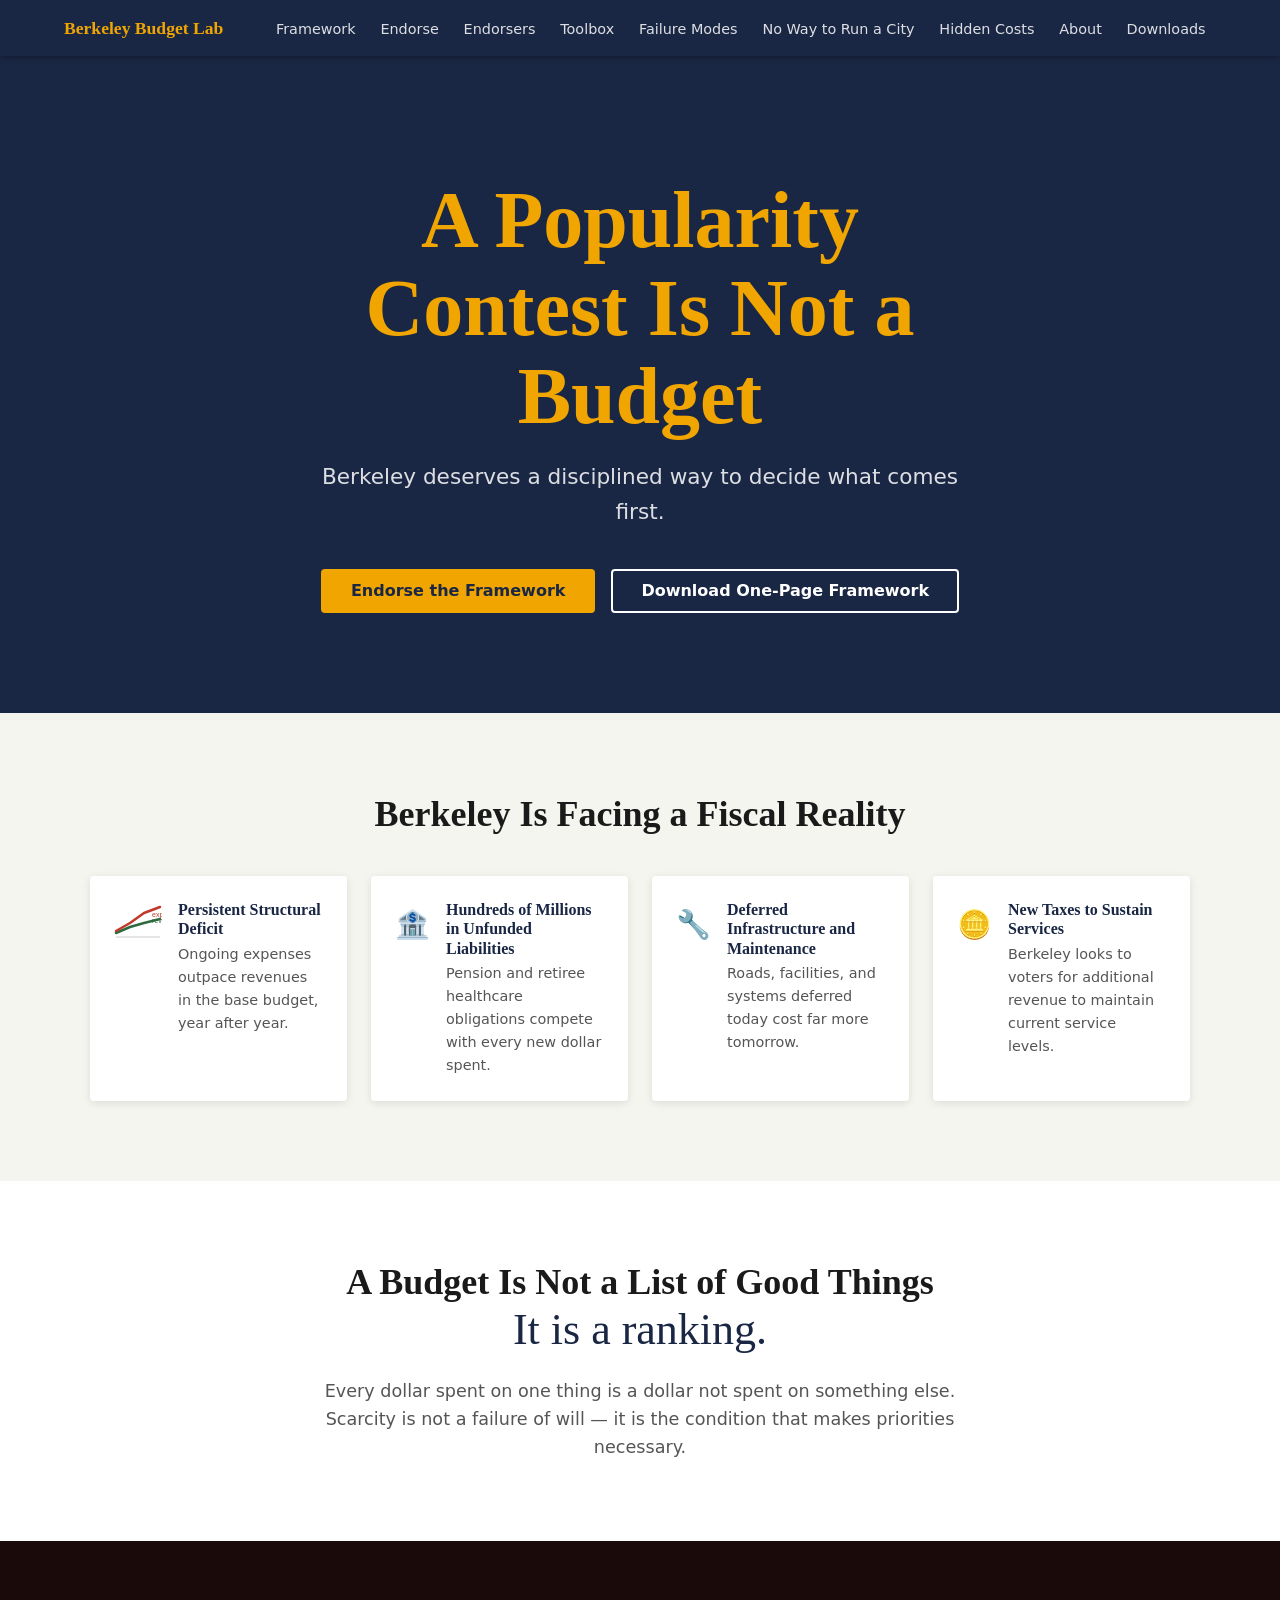
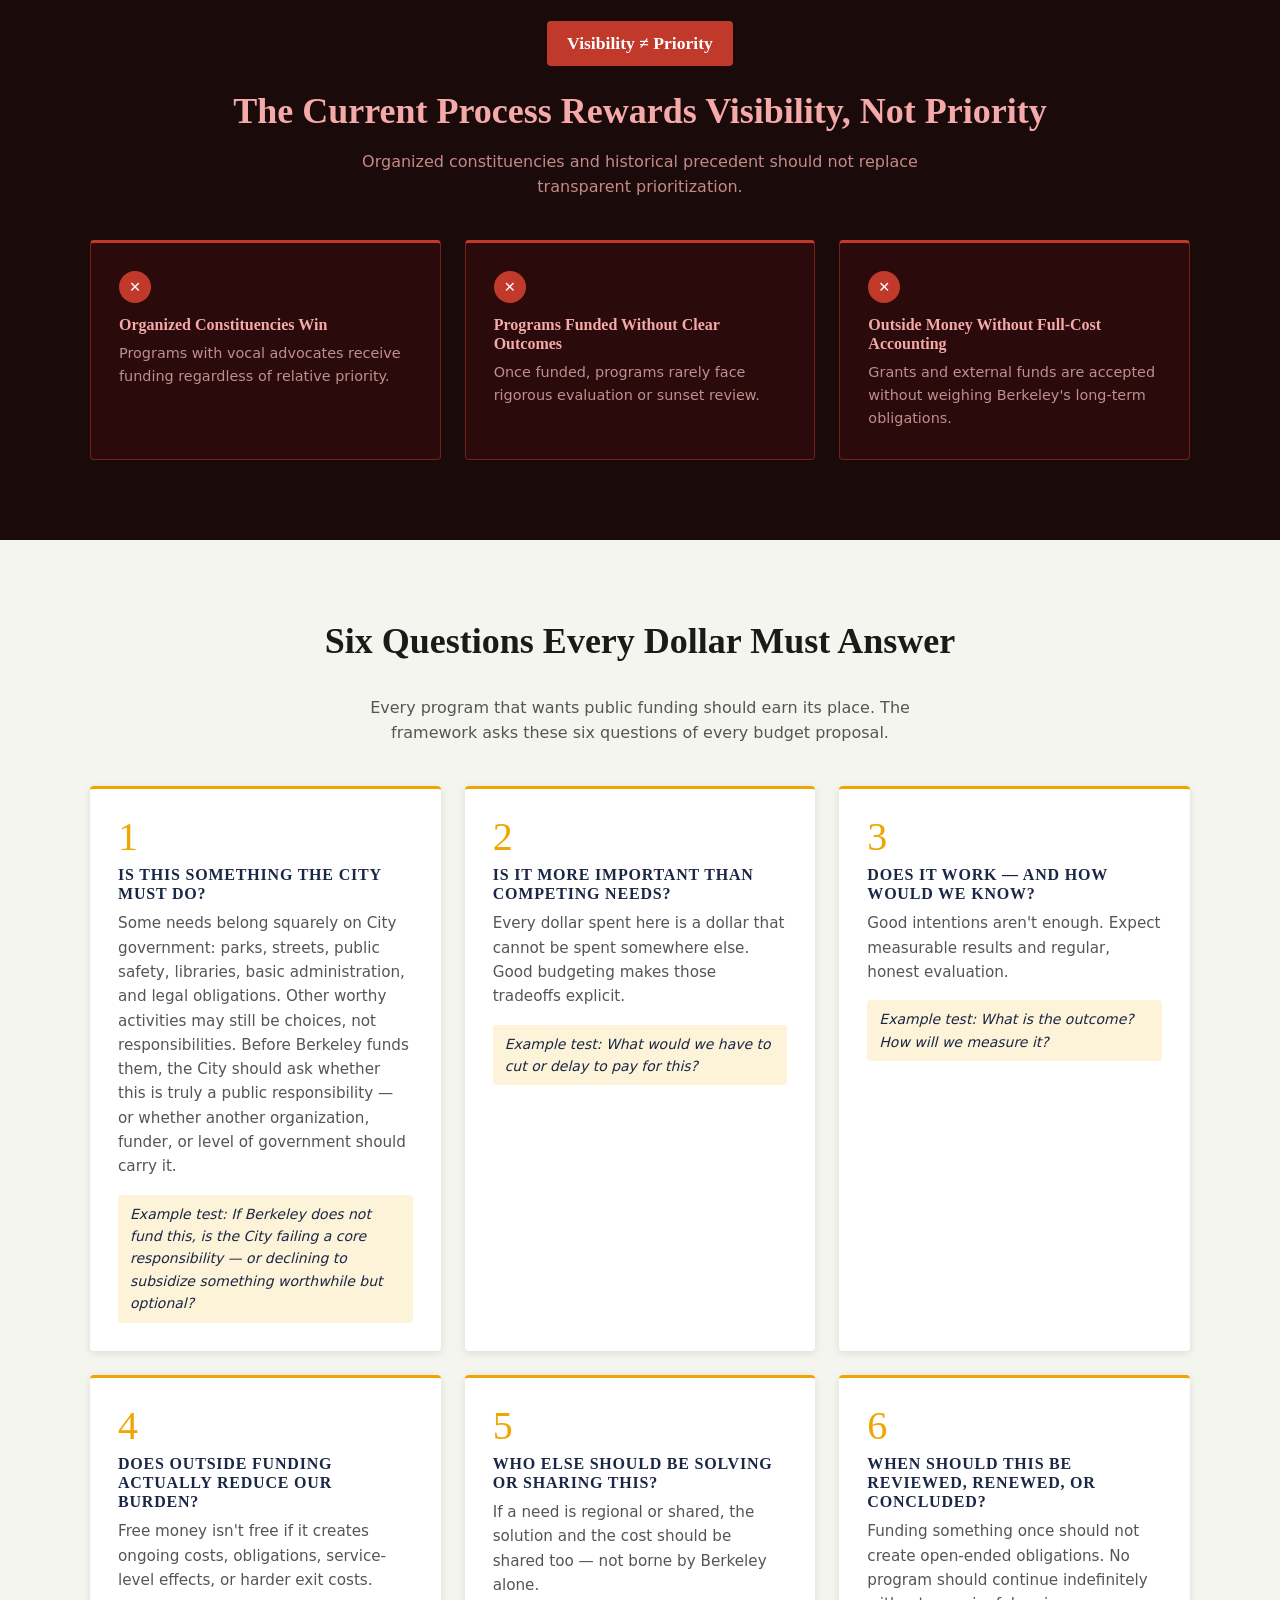
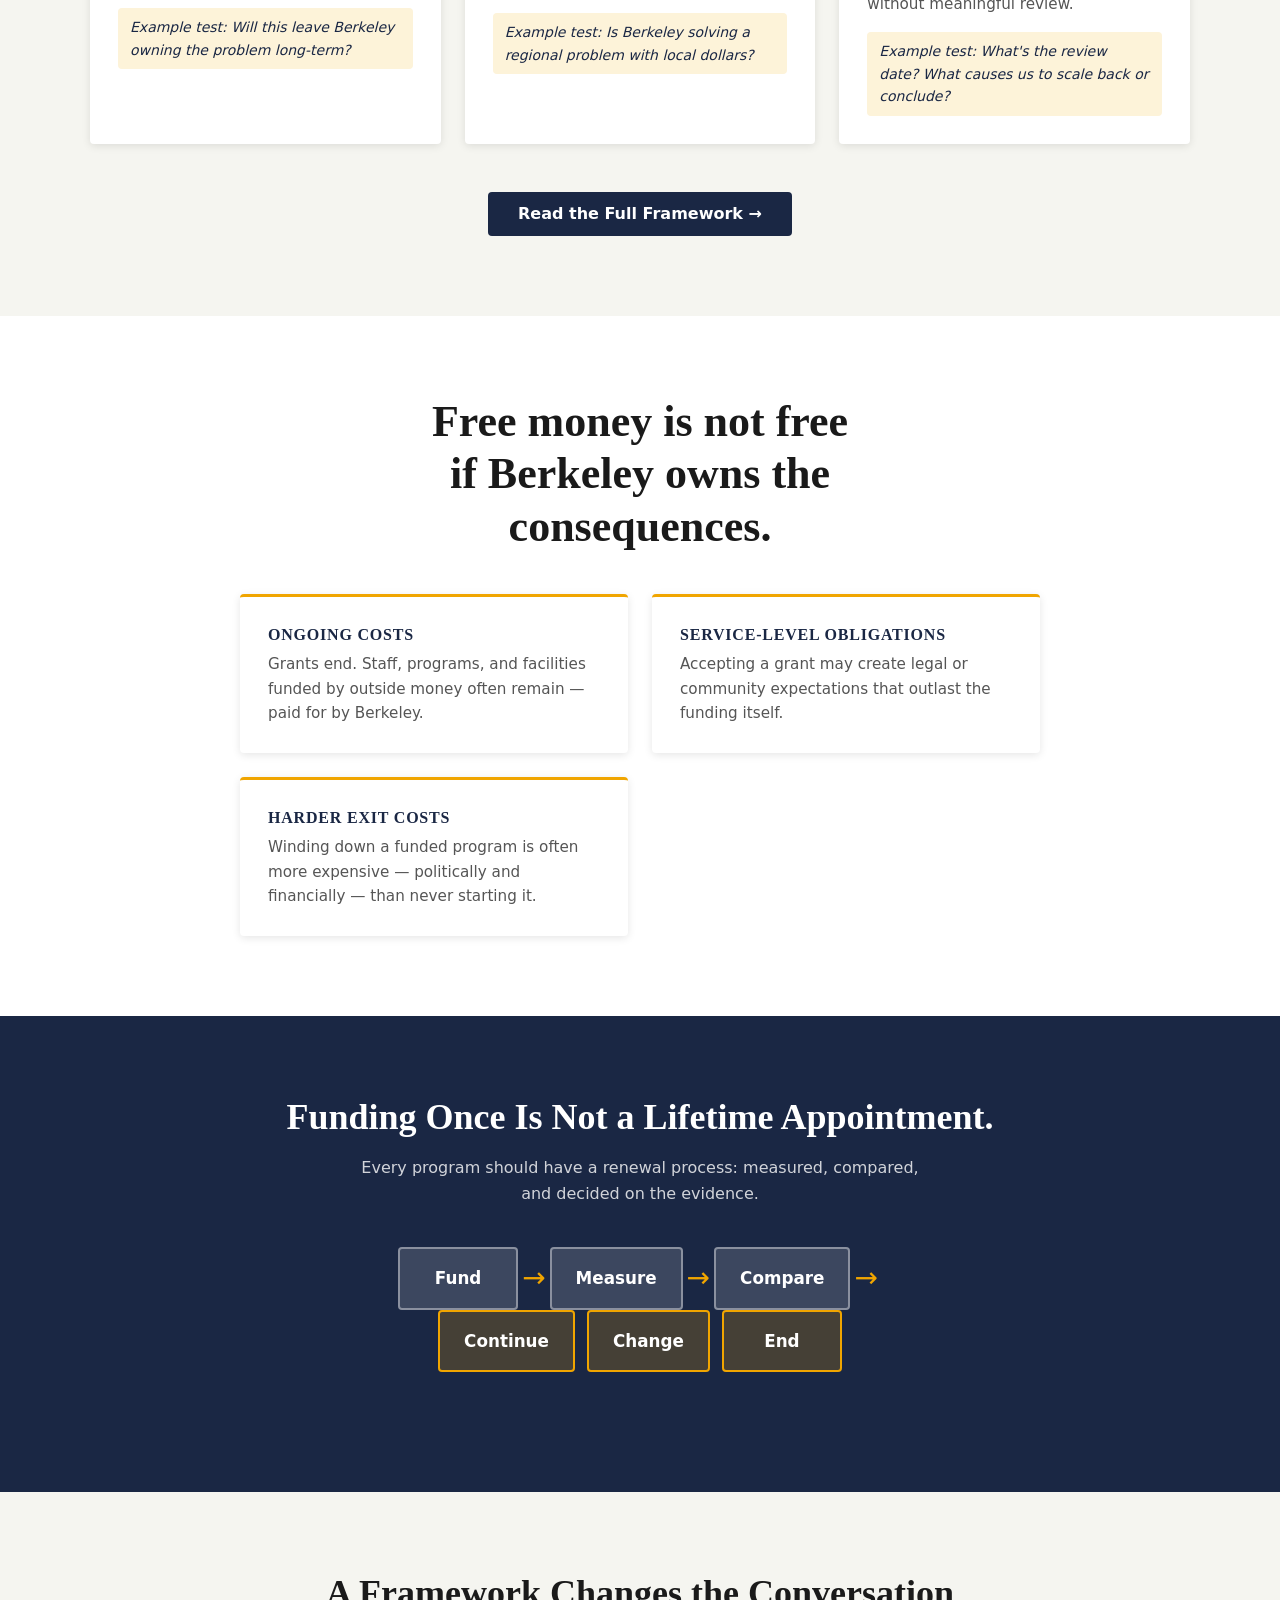
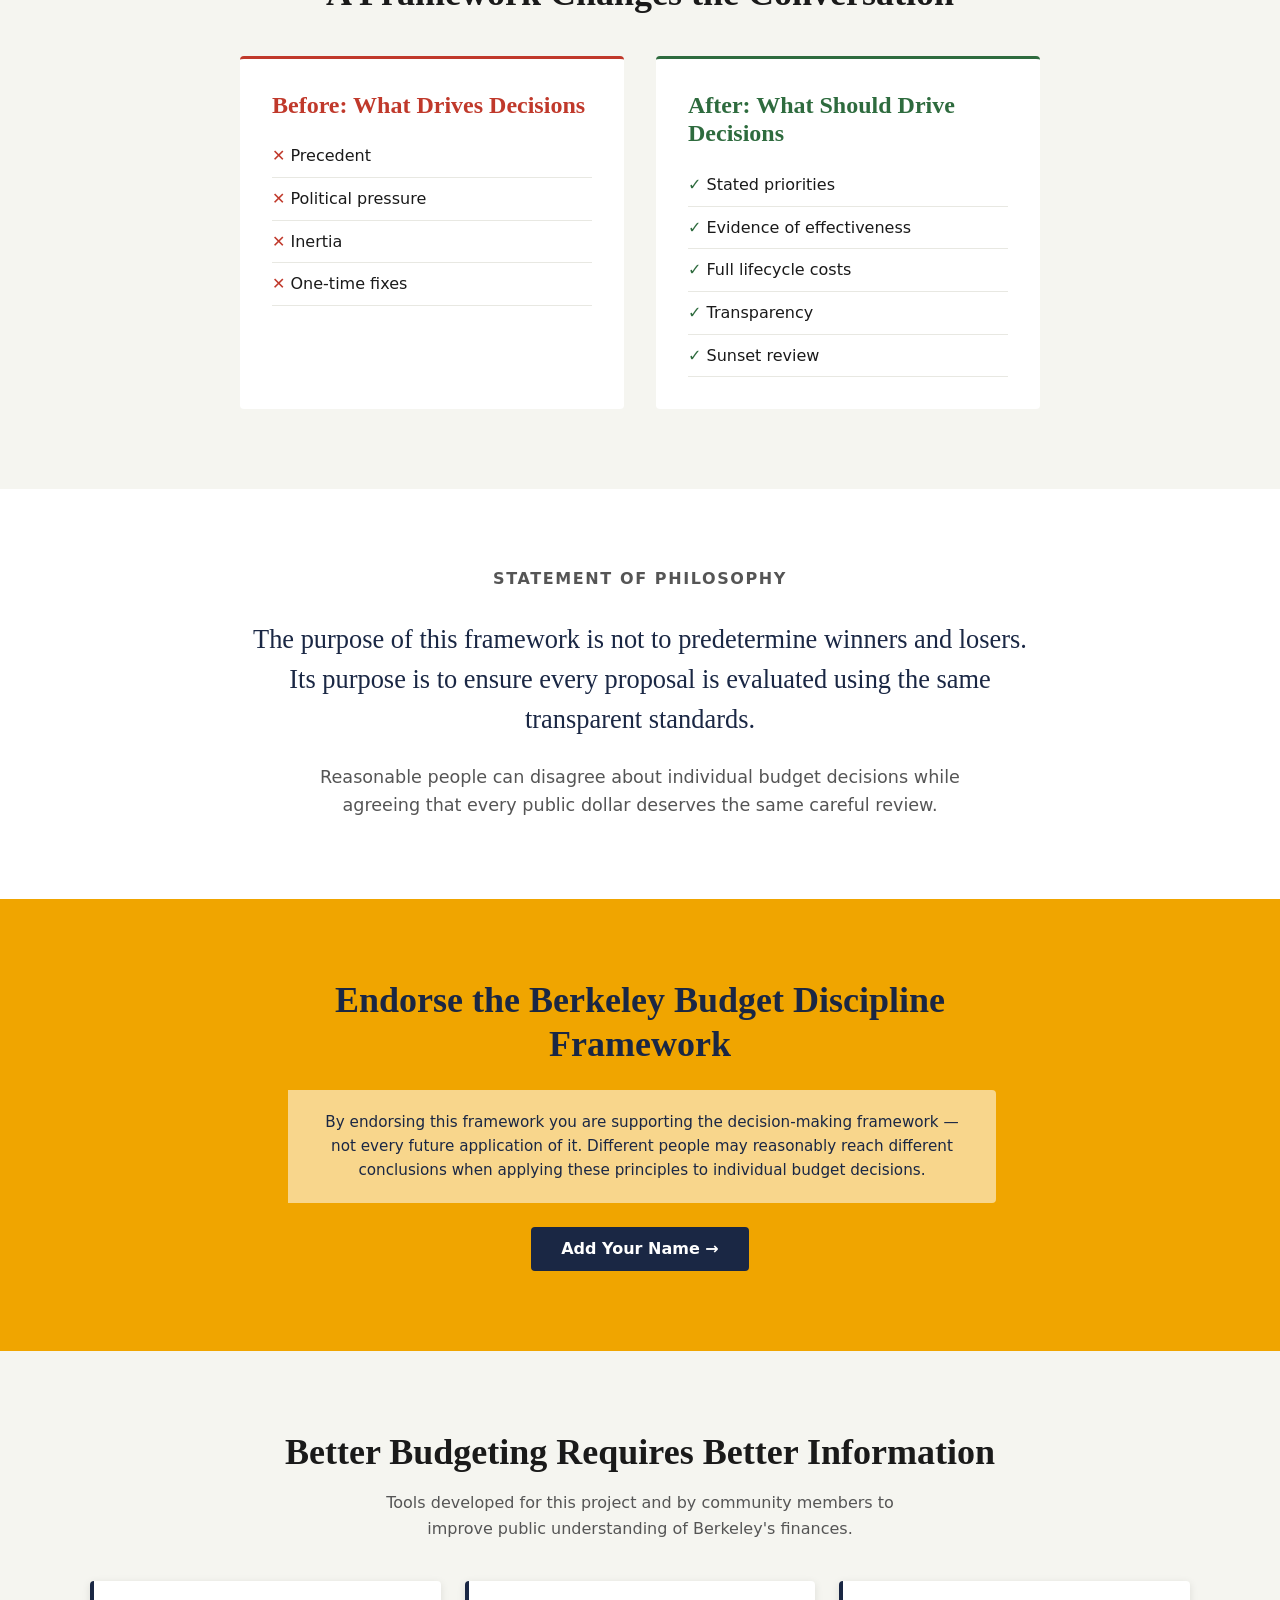
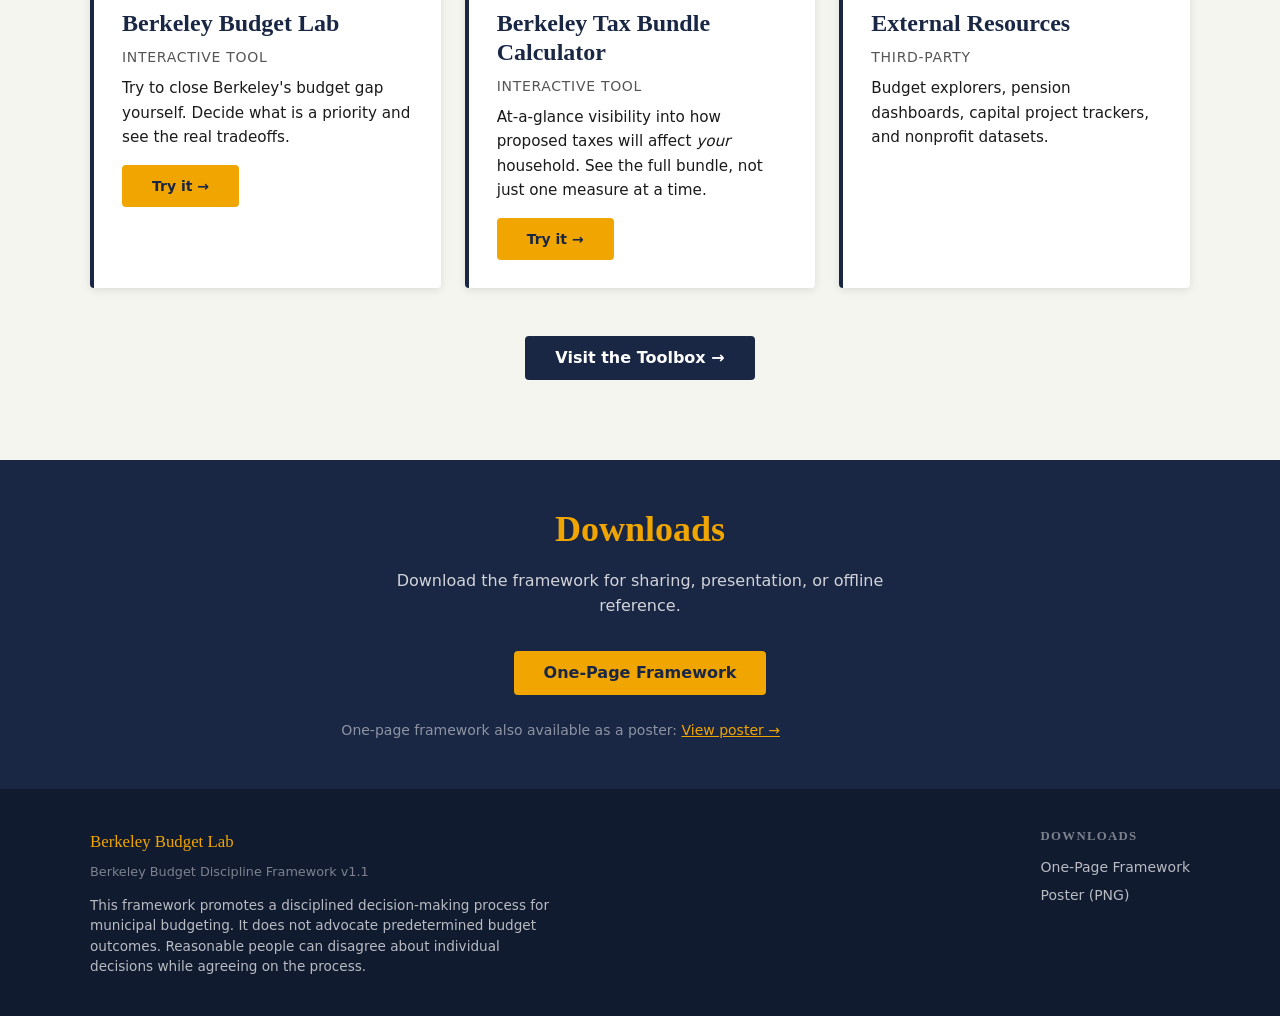
<file: index.html>
<!DOCTYPE html>
<html lang="en">
<head>
  <meta charset="UTF-8">
  <meta name="viewport" content="width=device-width, initial-scale=1.0">
  <title>Berkeley Budget Discipline Framework</title>
  <meta name="description" content="A proposal for disciplined, transparent municipal budgeting in Berkeley. A budget is not a list of good things — it is a ranking.">
  <link rel="stylesheet" href="assets/css/style.css">
</head>
<body>

<nav class="site-nav" aria-label="Site navigation">
  <div class="nav-inner">
    <a href="index.html" class="nav-brand">Berkeley Budget Lab</a>
    <button class="nav-hamburger" aria-expanded="false" aria-controls="nav-menu" aria-label="Toggle navigation">
      <span></span><span></span><span></span>
    </button>
    <ul class="nav-links" id="nav-menu">
      <li><a href="framework.html">Framework</a></li>
      <li><a href="endorse.html">Endorse</a></li>
      <li><a href="endorsers.html">Endorsers</a></li>
      <li><a href="toolbox.html">Toolbox</a></li>
      <li><a href="case-studies.html">Failure Modes</a></li>
      <li><a href="no-way.html">No Way to Run a City</a></li>
      <li><a href="hidden-cost.html">Hidden Costs</a></li>
      <li><a href="about.html">About</a></li>
      <li><a href="#downloads">Downloads</a></li>
    </ul>
  </div>
</nav>

<main>

  <!-- Scene 1: Hero -->
  <section class="hero" aria-labelledby="hero-heading">
    <h1 id="hero-heading">A Popularity Contest Is Not a Budget</h1>
    <p class="subtitle">Berkeley deserves a disciplined way to decide what comes first.</p>
    <div class="hero-buttons">
      <a href="endorse.html" class="btn btn-primary">Endorse the Framework</a>
      <a href="assets/downloads/bbdf-one-page.pdf" class="btn btn-outline" download>Download One-Page Framework</a>
    </div>
  </section>

  <!-- Scene 2: Fiscal Reality -->
  <section class="scene bg-gray fade-in" aria-labelledby="fiscal-heading">
    <div class="scene-wide">
      <h2 id="fiscal-heading" class="text-center mb-2">Berkeley Is Facing a Fiscal Reality</h2>
      <div class="card-grid">
        <div class="stat-card">
          <div class="stat-icon" aria-hidden="true">
            <!-- expenses (red) rise faster than revenues (green) -->
            <svg width="48" height="36" viewBox="0 0 48 36" fill="none" xmlns="http://www.w3.org/2000/svg" aria-label="Chart showing expenses rising faster than revenues">
              <line x1="2" y1="34" x2="46" y2="34" stroke="#ccc" stroke-width="1"/>
              <!-- Revenue line: gentle slope upward -->
              <polyline points="2,30 16,24 30,20 46,16" stroke="#2e6b3e" stroke-width="2.5" stroke-linecap="round" stroke-linejoin="round" fill="none"/>
              <!-- Expenses line: steeper slope, crosses above revenue -->
              <polyline points="2,28 16,20 30,10 46,4" stroke="#c0392b" stroke-width="2.5" stroke-linecap="round" stroke-linejoin="round" fill="none"/>
              <!-- Labels -->
              <text x="38" y="14" font-size="7" fill="#c0392b" font-family="sans-serif">exp</text>
              <text x="38" y="20" font-size="7" fill="#2e6b3e" font-family="sans-serif">rev</text>
            </svg>
          </div>
          <div>
            <h3>Persistent Structural Deficit</h3>
            <p>Ongoing expenses outpace revenues in the base budget, year after year.</p>
          </div>
        </div>
        <div class="stat-card">
          <div class="stat-icon">🏦</div>
          <div>
            <h3>Hundreds of Millions in Unfunded Liabilities</h3>
            <p>Pension and retiree healthcare obligations compete with every new dollar spent.</p>
          </div>
        </div>
        <div class="stat-card">
          <div class="stat-icon">🔧</div>
          <div>
            <h3>Deferred Infrastructure and Maintenance</h3>
            <p>Roads, facilities, and systems deferred today cost far more tomorrow.</p>
          </div>
        </div>
        <div class="stat-card">
          <div class="stat-icon">🪙</div>
          <div>
            <h3>New Taxes to Sustain Services</h3>
            <p>Berkeley looks to voters for additional revenue to maintain current service levels.</p>
          </div>
        </div>
      </div>
    </div>
  </section>

  <!-- Scene 3: Budgets Are Rankings -->
  <section class="scene bg-white text-center fade-in" aria-labelledby="rankings-heading">
    <div class="scene-narrow">
      <h2 id="rankings-heading">A Budget Is Not a List of Good Things</h2>
      <p class="pull-quote">It is a ranking.</p>
      <p class="pull-quote-sub">Every dollar spent on one thing is a dollar not spent on something else. Scarcity is not a failure of will — it is the condition that makes priorities necessary.</p>
    </div>
  </section>

  <!-- Scene 4: Current Failure Mode -->
  <section class="scene fade-in" style="background:#1a0a0a;" aria-labelledby="failure-heading">
    <div class="scene-wide">
      <div class="text-center mb-2">
        <div class="badge" style="background:var(--red);color:var(--white);">Visibility ≠ Priority</div>
        <h2 id="failure-heading" style="color:#f5a9a9;">The Current Process Rewards Visibility, Not Priority</h2>
        <p style="color:rgba(255,180,180,0.75);max-width:60ch;margin:1rem auto 2rem;">Organized constituencies and historical precedent should not replace transparent prioritization.</p>
      </div>
      <div class="failure-grid">
        <div class="failure-item">
          <div class="failure-x" aria-hidden="true">✕</div>
          <h3>Organized Constituencies Win</h3>
          <p>Programs with vocal advocates receive funding regardless of relative priority.</p>
        </div>
        <div class="failure-item">
          <div class="failure-x" aria-hidden="true">✕</div>
          <h3>Programs Funded Without Clear Outcomes</h3>
          <p>Once funded, programs rarely face rigorous evaluation or sunset review.</p>
        </div>
        <div class="failure-item">
          <div class="failure-x" aria-hidden="true">✕</div>
          <h3>Outside Money Without Full-Cost Accounting</h3>
          <p>Grants and external funds are accepted without weighing Berkeley's long-term obligations.</p>
        </div>
      </div>
    </div>
  </section>

  <!-- Scene 5: Six Tests -->
  <section class="scene bg-gray fade-in" aria-labelledby="six-tests-heading">
    <div class="scene-wide">
      <h2 id="six-tests-heading" class="text-center mb-2">Six Questions Every Dollar Must Answer</h2>
      <p class="text-center text-muted" style="max-width:60ch;margin:0 auto 2.5rem;">Every program that wants public funding should earn its place. The framework asks these six questions of every budget proposal.</p>
      <div class="card-grid card-grid-3">

        <article class="card fade-in">
          <div class="card-number">1</div>
          <h3>Is This Something the City Must Do?</h3>
          <p>Some needs belong squarely on City government: parks, streets, public safety, libraries, basic administration, and legal obligations. Other worthy activities may still be choices, not responsibilities. Before Berkeley funds them, the City should ask whether this is truly a public responsibility — or whether another organization, funder, or level of government should carry it.</p>
          <div class="example">Example test: If Berkeley does not fund this, is the City failing a core responsibility — or declining to subsidize something worthwhile but optional?</div>
        </article>

        <article class="card fade-in">
          <div class="card-number">2</div>
          <h3>Is It More Important Than Competing Needs?</h3>
          <p>Every dollar spent here is a dollar that cannot be spent somewhere else. Good budgeting makes those tradeoffs explicit.</p>
          <div class="example">Example test: What would we have to cut or delay to pay for this?</div>
        </article>

        <article class="card fade-in">
          <div class="card-number">3</div>
          <h3>Does It Work — and How Would We Know?</h3>
          <p>Good intentions aren't enough. Expect measurable results and regular, honest evaluation.</p>
          <div class="example">Example test: What is the outcome? How will we measure it?</div>
        </article>

        <article class="card fade-in">
          <div class="card-number">4</div>
          <h3>Does Outside Funding Actually Reduce Our Burden?</h3>
          <p>Free money isn't free if it creates ongoing costs, obligations, service-level effects, or harder exit costs.</p>
          <div class="example">Example test: Will this leave Berkeley owning the problem long-term?</div>
        </article>

        <article class="card fade-in">
          <div class="card-number">5</div>
          <h3>Who Else Should Be Solving or Sharing This?</h3>
          <p>If a need is regional or shared, the solution and the cost should be shared too — not borne by Berkeley alone.</p>
          <div class="example">Example test: Is Berkeley solving a regional problem with local dollars?</div>
        </article>

        <article class="card fade-in">
          <div class="card-number">6</div>
          <h3>When Should This Be Reviewed, Renewed, or Concluded?</h3>
          <p>Funding something once should not create open-ended obligations. No program should continue indefinitely without meaningful review.</p>
          <div class="example">Example test: What's the review date? What causes us to scale back or conclude?</div>
        </article>

      </div>
      <div class="text-center mt-3">
        <a href="framework.html" class="btn btn-navy">Read the Full Framework →</a>
      </div>
    </div>
  </section>

  <!-- Scene 6: Outside Funding -->
  <section class="scene bg-white fade-in" aria-labelledby="outside-funding-heading">
    <div class="scene-narrow text-center">
      <h2 id="outside-funding-heading" style="font-size:clamp(1.6rem,4vw,2.75rem);max-width:20ch;margin:0 auto 2rem;">
        Free money is not free if Berkeley owns the consequences.
      </h2>
      <div class="card-grid card-grid-3" style="text-align:left;">
        <div class="card">
          <h3>Ongoing Costs</h3>
          <p>Grants end. Staff, programs, and facilities funded by outside money often remain — paid for by Berkeley.</p>
        </div>
        <div class="card">
          <h3>Service-Level Obligations</h3>
          <p>Accepting a grant may create legal or community expectations that outlast the funding itself.</p>
        </div>
        <div class="card">
          <h3>Harder Exit Costs</h3>
          <p>Winding down a funded program is often more expensive — politically and financially — than never starting it.</p>
        </div>
      </div>
    </div>
  </section>

  <!-- Scene 7: Sunset Review -->
  <section class="scene bg-navy fade-in" aria-labelledby="sunset-heading">
    <div class="scene-narrow text-center">
      <h2 id="sunset-heading" style="color:var(--white)">Funding Once Is Not a Lifetime Appointment.</h2>
      <p style="color:rgba(255,255,255,0.8);margin:1rem auto 0;max-width:55ch;">Every program should have a renewal process: measured, compared, and decided on the evidence.</p>
      <div class="flow-diagram" role="img" aria-label="Sunset review cycle: Fund, then Measure, then Compare, then Continue, Change, or End">
        <div class="flow-step"><strong>Fund</strong></div>
        <div class="flow-arrow" aria-hidden="true">→</div>
        <div class="flow-step"><strong>Measure</strong></div>
        <div class="flow-arrow" aria-hidden="true">→</div>
        <div class="flow-step"><strong>Compare</strong></div>
        <div class="flow-arrow" aria-hidden="true">→</div>
        <div class="flow-end">
          <div class="flow-step"><strong>Continue</strong></div>
          <div class="flow-step"><strong>Change</strong></div>
          <div class="flow-step"><strong>End</strong></div>
        </div>
      </div>
    </div>
  </section>

  <!-- Scene 8: Before / After -->
  <section class="scene bg-gray fade-in" aria-labelledby="before-after-heading">
    <div class="scene-wide">
      <h2 id="before-after-heading" class="text-center mb-2">A Framework Changes the Conversation</h2>
      <div class="before-after">
        <div class="before-col">
          <h3>Before: What Drives Decisions</h3>
          <ul>
            <li>Precedent</li>
            <li>Political pressure</li>
            <li>Inertia</li>
            <li>One-time fixes</li>
          </ul>
        </div>
        <div class="after-col">
          <h3>After: What Should Drive Decisions</h3>
          <ul>
            <li>Stated priorities</li>
            <li>Evidence of effectiveness</li>
            <li>Full lifecycle costs</li>
            <li>Transparency</li>
            <li>Sunset review</li>
          </ul>
        </div>
      </div>
    </div>
  </section>

  <!-- Scene 9: Philosophy -->
  <section class="scene bg-white fade-in" aria-labelledby="philosophy-heading">
    <div class="scene-narrow text-center">
      <h2 id="philosophy-heading" class="text-muted" style="font-size:1rem;text-transform:uppercase;letter-spacing:0.1em;font-family:var(--font-sans);margin-bottom:2rem;">Statement of Philosophy</h2>
      <blockquote style="border:none;padding:0;text-align:center;font-size:clamp(1.15rem,2.5vw,1.65rem);line-height:1.5;max-width:70ch;margin:0 auto 1.5rem;">
        The purpose of this framework is not to predetermine winners and losers. Its purpose is to ensure every proposal is evaluated using the same transparent standards.
      </blockquote>
      <p class="pull-quote-sub">Reasonable people can disagree about individual budget decisions while agreeing that every public dollar deserves the same careful review.</p>
    </div>
  </section>

  <!-- Scene 10: Endorse -->
  <section class="scene bg-gold fade-in" aria-labelledby="endorse-heading">
    <div class="scene-narrow text-center">
      <h2 id="endorse-heading">Endorse the Berkeley Budget Discipline Framework</h2>
      <div class="disclaimer-box" style="margin:1.5rem auto;background:rgba(255,255,255,0.55);">
        <p>By endorsing this framework you are supporting the decision-making framework — not every future application of it. Different people may reasonably reach different conclusions when applying these principles to individual budget decisions.</p>
      </div>
      <a href="endorse.html" class="btn btn-navy">Add Your Name →</a>
    </div>
  </section>

  <!-- Scene 11: Budget Toolbox Preview -->
  <section class="scene bg-gray fade-in" aria-labelledby="toolbox-preview-heading">
    <div class="scene-wide">
      <h2 id="toolbox-preview-heading" class="text-center mb-1">Better Budgeting Requires Better Information</h2>
      <p class="text-center text-muted" style="max-width:55ch;margin:0 auto 2.5rem;">Tools developed for this project and by community members to improve public understanding of Berkeley's finances.</p>
      <div class="card-grid card-grid-3">
        <div class="tool-card">
          <h3>Berkeley Budget Lab</h3>
          <p class="tool-purpose">Interactive Tool</p>
          <p>Try to close Berkeley's budget gap yourself. Decide what is a priority and see the real tradeoffs.</p>
          <a href="https://ericdf.github.io/budget_lab/" class="btn btn-primary" style="margin-top:1rem;font-size:0.875rem;display:inline-block;" target="_blank" rel="noopener">Try it →</a>
        </div>
        <div class="tool-card">
          <h3>Berkeley Tax Bundle Calculator</h3>
          <p class="tool-purpose">Interactive Tool</p>
          <p>At-a-glance visibility into how proposed taxes will affect <em>your</em> household. See the full bundle, not just one measure at a time.</p>
          <a href="https://ericdf.github.io/berkeley-tax-explorer/" class="btn btn-primary" style="margin-top:1rem;font-size:0.875rem;display:inline-block;" target="_blank" rel="noopener">Try it →</a>
        </div>
        <div class="tool-card">
          <h3>External Resources</h3>
          <p class="tool-purpose">Third-Party</p>
          <p>Budget explorers, pension dashboards, capital project trackers, and nonprofit datasets.</p>
        </div>
      </div>
      <div class="text-center mt-3">
        <a href="toolbox.html" class="btn btn-navy">Visit the Toolbox →</a>
      </div>
    </div>
  </section>

</main>

<!-- Downloads anchor -->
<div id="downloads" style="background:var(--navy);padding:3rem 1.5rem;">
  <div style="max-width:800px;margin:0 auto;text-align:center;">
    <h2 style="color:var(--gold);margin-bottom:1rem;">Downloads</h2>
    <p style="color:rgba(255,255,255,0.8);margin:0 auto 2rem;max-width:50ch;">Download the framework for sharing, presentation, or offline reference.</p>
    <div style="display:flex;gap:1rem;flex-wrap:wrap;justify-content:center;">
      <a href="assets/downloads/bbdf-one-page.pdf" class="btn btn-primary" download>One-Page Framework</a>
    </div>
    <p style="margin-top:1.5rem;color:rgba(255,255,255,0.5);font-size:0.875rem;">
      One-page framework also available as a poster: <a href="assets/img/poster.png" style="color:var(--gold);" target="_blank">View poster →</a>
    </p>
  </div>
</div>

<footer class="site-footer">
  <div class="footer-inner">
    <div>
      <div class="footer-brand">Berkeley Budget Lab</div>
      <div class="footer-version">Berkeley Budget Discipline Framework v1.1</div>
      <p class="footer-disclaimer">This framework promotes a disciplined decision-making process for municipal budgeting. It does not advocate predetermined budget outcomes. Reasonable people can disagree about individual decisions while agreeing on the process.</p>
    </div>
    <div class="footer-downloads">
      <h4>Downloads</h4>
      <a href="assets/downloads/bbdf-one-page.pdf" download>One-Page Framework</a>
      <a href="assets/img/poster.png" target="_blank">Poster (PNG)</a>
    </div>
  </div>
</footer>

<script src="assets/js/main.js"></script>
</body>
</html>
</file>
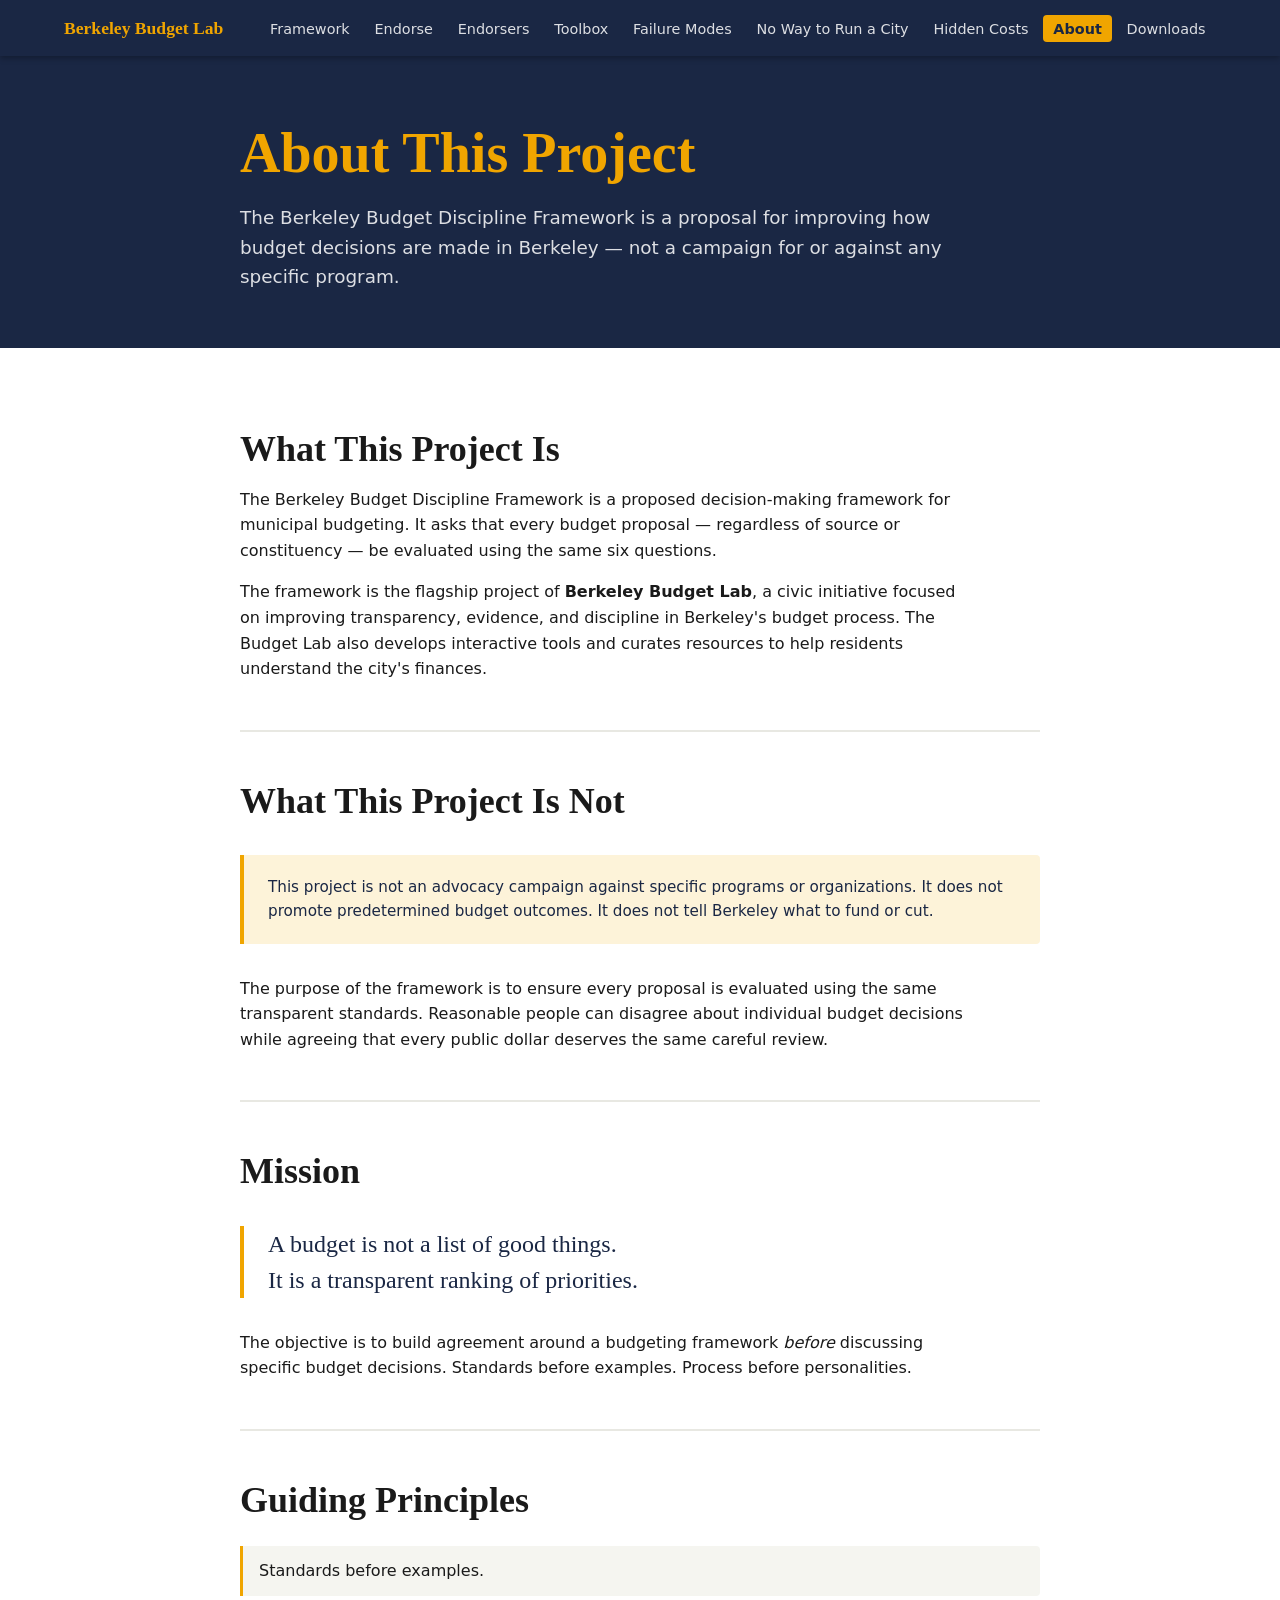
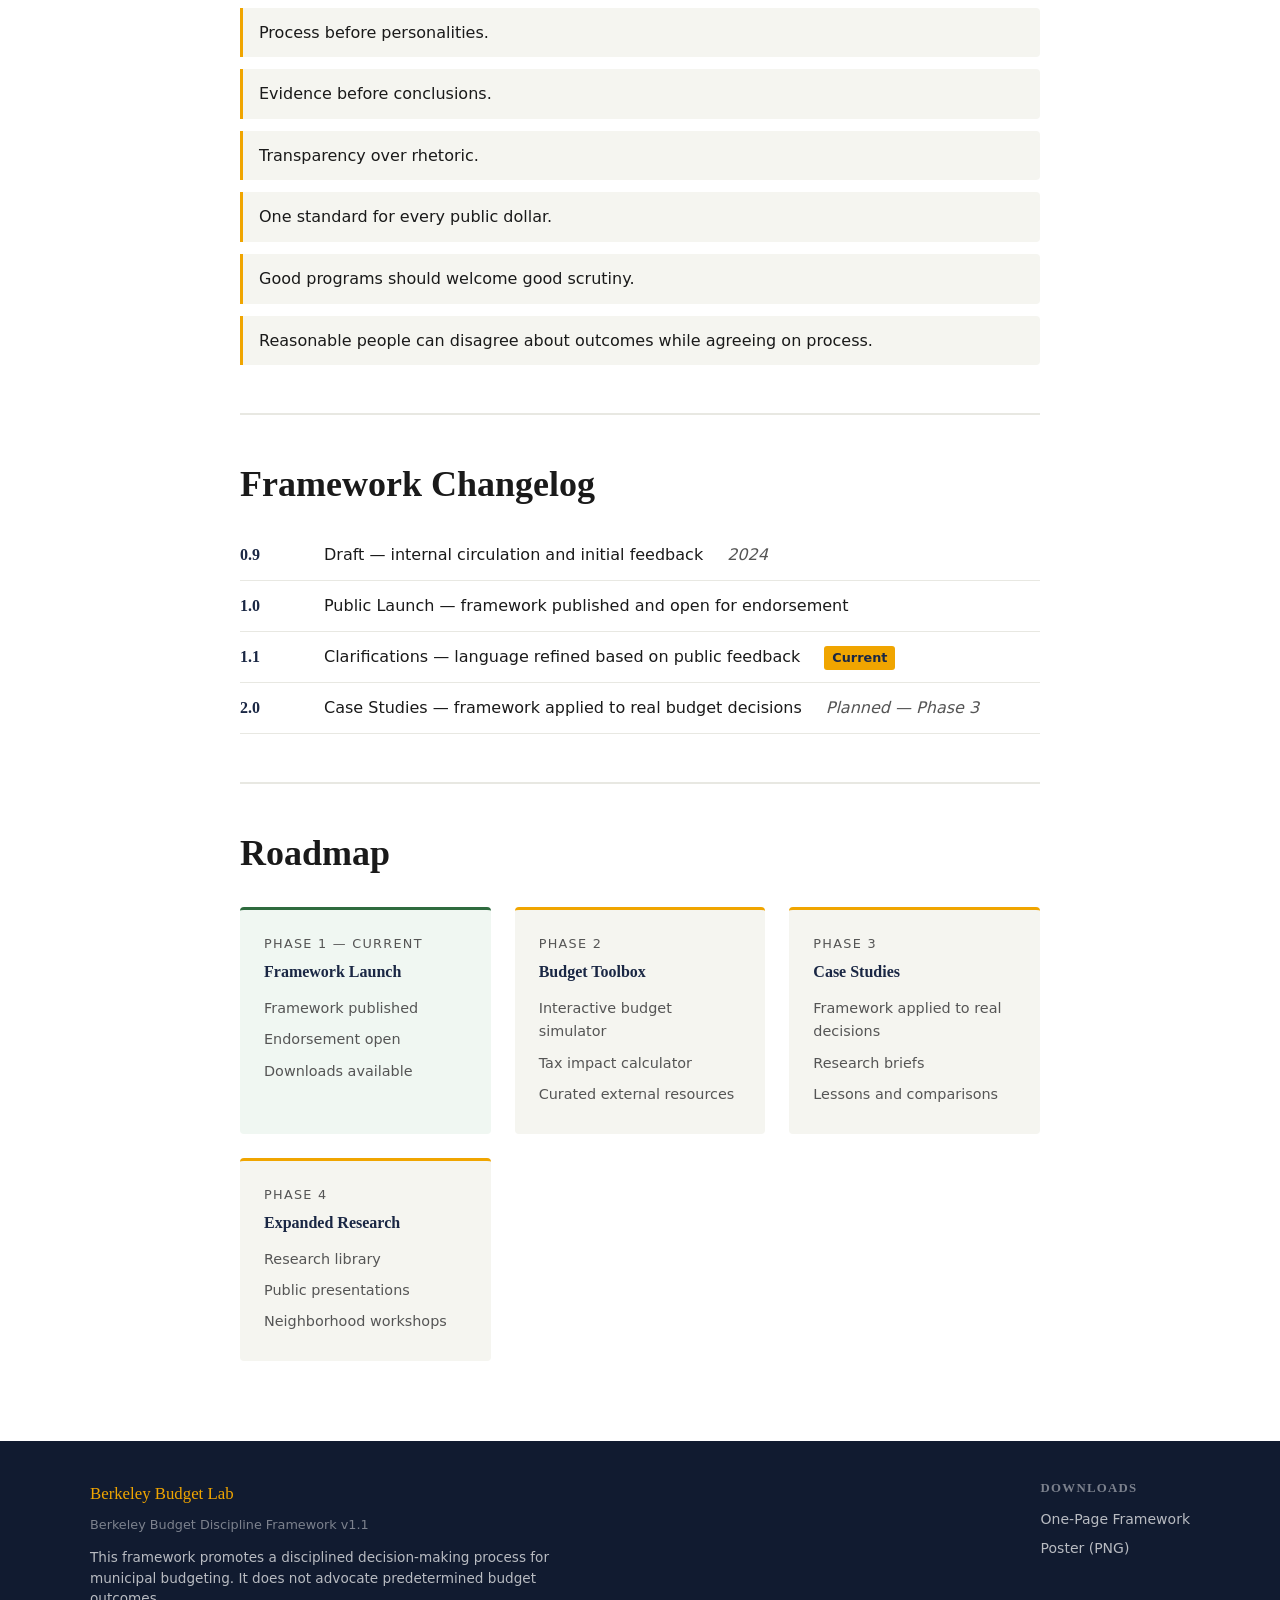
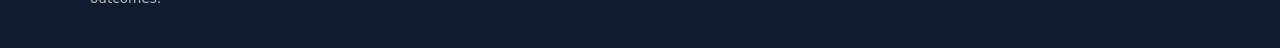
<file: about.html>
<!DOCTYPE html>
<html lang="en">
<head>
  <meta charset="UTF-8">
  <meta name="viewport" content="width=device-width, initial-scale=1.0">
  <title>About — Berkeley Budget Discipline Framework</title>
  <meta name="description" content="About the Berkeley Budget Discipline Framework project — goals, principles, versioning, and roadmap.">
  <link rel="stylesheet" href="assets/css/style.css">
</head>
<body>

<nav class="site-nav" aria-label="Site navigation">
  <div class="nav-inner">
    <a href="index.html" class="nav-brand">Berkeley Budget Lab</a>
    <button class="nav-hamburger" aria-expanded="false" aria-controls="nav-menu" aria-label="Toggle navigation">
      <span></span><span></span><span></span>
    </button>
    <ul class="nav-links" id="nav-menu">
      <li><a href="framework.html">Framework</a></li>
      <li><a href="endorse.html">Endorse</a></li>
      <li><a href="endorsers.html">Endorsers</a></li>
      <li><a href="toolbox.html">Toolbox</a></li>
      <li><a href="case-studies.html">Failure Modes</a></li>
      <li><a href="no-way.html">No Way to Run a City</a></li>
      <li><a href="hidden-cost.html">Hidden Costs</a></li>
      <li><a href="about.html">About</a></li>
      <li><a href="index.html#downloads">Downloads</a></li>
    </ul>
  </div>
</nav>

<main>

  <header style="background:var(--navy);padding:64px 1.5rem 56px;">
    <div style="max-width:800px;margin:0 auto;">
      <h1 style="color:var(--gold);margin-bottom:1rem;">About This Project</h1>
      <p style="color:rgba(255,255,255,0.85);font-size:1.15rem;max-width:60ch;">The Berkeley Budget Discipline Framework is a proposal for improving how budget decisions are made in Berkeley — not a campaign for or against any specific program.</p>
    </div>
  </header>

  <section class="scene bg-white">
    <div style="max-width:800px;margin:0 auto;">

      <div class="fade-in">
        <h2 style="margin-bottom:1rem;">What This Project Is</h2>
        <p>The Berkeley Budget Discipline Framework is a proposed decision-making framework for municipal budgeting. It asks that every budget proposal — regardless of source or constituency — be evaluated using the same six questions.</p>
        <p class="mt-1">The framework is the flagship project of <strong>Berkeley Budget Lab</strong>, a civic initiative focused on improving transparency, evidence, and discipline in Berkeley's budget process. The Budget Lab also develops interactive tools and curates resources to help residents understand the city's finances.</p>
      </div>

      <hr class="section-divider">

      <div class="fade-in">
        <h2 style="margin-bottom:1rem;">What This Project Is Not</h2>
        <div class="disclaimer-box" style="max-width:none;">
          <p>This project is not an advocacy campaign against specific programs or organizations. It does not promote predetermined budget outcomes. It does not tell Berkeley what to fund or cut.</p>
        </div>
        <p class="mt-1">The purpose of the framework is to ensure every proposal is evaluated using the same transparent standards. Reasonable people can disagree about individual budget decisions while agreeing that every public dollar deserves the same careful review.</p>
      </div>

      <hr class="section-divider">

      <div class="fade-in">
        <h2 style="margin-bottom:1rem;">Mission</h2>
        <blockquote>
          A budget is not a list of good things.<br>
          It is a transparent ranking of priorities.
        </blockquote>
        <p>The objective is to build agreement around a budgeting framework <em>before</em> discussing specific budget decisions. Standards before examples. Process before personalities.</p>
      </div>

      <hr class="section-divider">

      <div class="fade-in">
        <h2 style="margin-bottom:1.5rem;">Guiding Principles</h2>
        <ul style="list-style:none;padding:0;display:flex;flex-direction:column;gap:0.75rem;">
          <li style="padding:0.75rem 1rem;background:var(--gray-bg);border-left:3px solid var(--gold);border-radius:0 4px 4px 0;">Standards before examples.</li>
          <li style="padding:0.75rem 1rem;background:var(--gray-bg);border-left:3px solid var(--gold);border-radius:0 4px 4px 0;">Process before personalities.</li>
          <li style="padding:0.75rem 1rem;background:var(--gray-bg);border-left:3px solid var(--gold);border-radius:0 4px 4px 0;">Evidence before conclusions.</li>
          <li style="padding:0.75rem 1rem;background:var(--gray-bg);border-left:3px solid var(--gold);border-radius:0 4px 4px 0;">Transparency over rhetoric.</li>
          <li style="padding:0.75rem 1rem;background:var(--gray-bg);border-left:3px solid var(--gold);border-radius:0 4px 4px 0;">One standard for every public dollar.</li>
          <li style="padding:0.75rem 1rem;background:var(--gray-bg);border-left:3px solid var(--gold);border-radius:0 4px 4px 0;">Good programs should welcome good scrutiny.</li>
          <li style="padding:0.75rem 1rem;background:var(--gray-bg);border-left:3px solid var(--gold);border-radius:0 4px 4px 0;">Reasonable people can disagree about outcomes while agreeing on process.</li>
        </ul>
      </div>

      <hr class="section-divider">

      <div class="fade-in">
        <h2 style="margin-bottom:1.5rem;">Framework Changelog</h2>
        <ul class="changelog">
          <li>
            <span class="version">0.9</span>
            <span>Draft — internal circulation and initial feedback</span>
            <span class="planned">2024</span>
          </li>
          <li>
            <span class="version">1.0</span>
            <span>Public Launch — framework published and open for endorsement</span>
          </li>
          <li>
            <span class="version">1.1</span>
            <span>Clarifications — language refined based on public feedback</span>
            <span style="font-size:0.8rem;background:var(--gold);color:var(--navy);padding:2px 8px;border-radius:3px;font-weight:600;">Current</span>
          </li>
          <li>
            <span class="version">2.0</span>
            <span>Case Studies — framework applied to real budget decisions</span>
            <span class="planned">Planned — Phase 3</span>
          </li>
        </ul>
      </div>

      <hr class="section-divider">

      <div class="fade-in">
        <h2 style="margin-bottom:1.5rem;">Roadmap</h2>
        <div class="roadmap">

          <div class="roadmap-phase active">
            <div class="phase-label">Phase 1 — Current</div>
            <h3>Framework Launch</h3>
            <ul>
              <li>Framework published</li>
              <li>Endorsement open</li>
              <li>Downloads available</li>
            </ul>
          </div>

          <div class="roadmap-phase">
            <div class="phase-label">Phase 2</div>
            <h3>Budget Toolbox</h3>
            <ul>
              <li>Interactive budget simulator</li>
              <li>Tax impact calculator</li>
              <li>Curated external resources</li>
            </ul>
          </div>

          <div class="roadmap-phase">
            <div class="phase-label">Phase 3</div>
            <h3>Case Studies</h3>
            <ul>
              <li>Framework applied to real decisions</li>
              <li>Research briefs</li>
              <li>Lessons and comparisons</li>
            </ul>
          </div>

          <div class="roadmap-phase">
            <div class="phase-label">Phase 4</div>
            <h3>Expanded Research</h3>
            <ul>
              <li>Research library</li>
              <li>Public presentations</li>
              <li>Neighborhood workshops</li>
            </ul>
          </div>

        </div>
      </div>

    </div>
  </section>

</main>

<footer class="site-footer">
  <div class="footer-inner">
    <div>
      <div class="footer-brand">Berkeley Budget Lab</div>
      <div class="footer-version">Berkeley Budget Discipline Framework v1.1</div>
      <p class="footer-disclaimer">This framework promotes a disciplined decision-making process for municipal budgeting. It does not advocate predetermined budget outcomes.</p>
    </div>
    <div class="footer-downloads">
      <h4>Downloads</h4>
      <a href="assets/downloads/bbdf-one-page.pdf" download>One-Page Framework</a>
      <a href="assets/img/poster.png" target="_blank">Poster (PNG)</a>
    </div>
  </div>
</footer>

<script src="assets/js/main.js"></script>
</body>
</html>
</file>
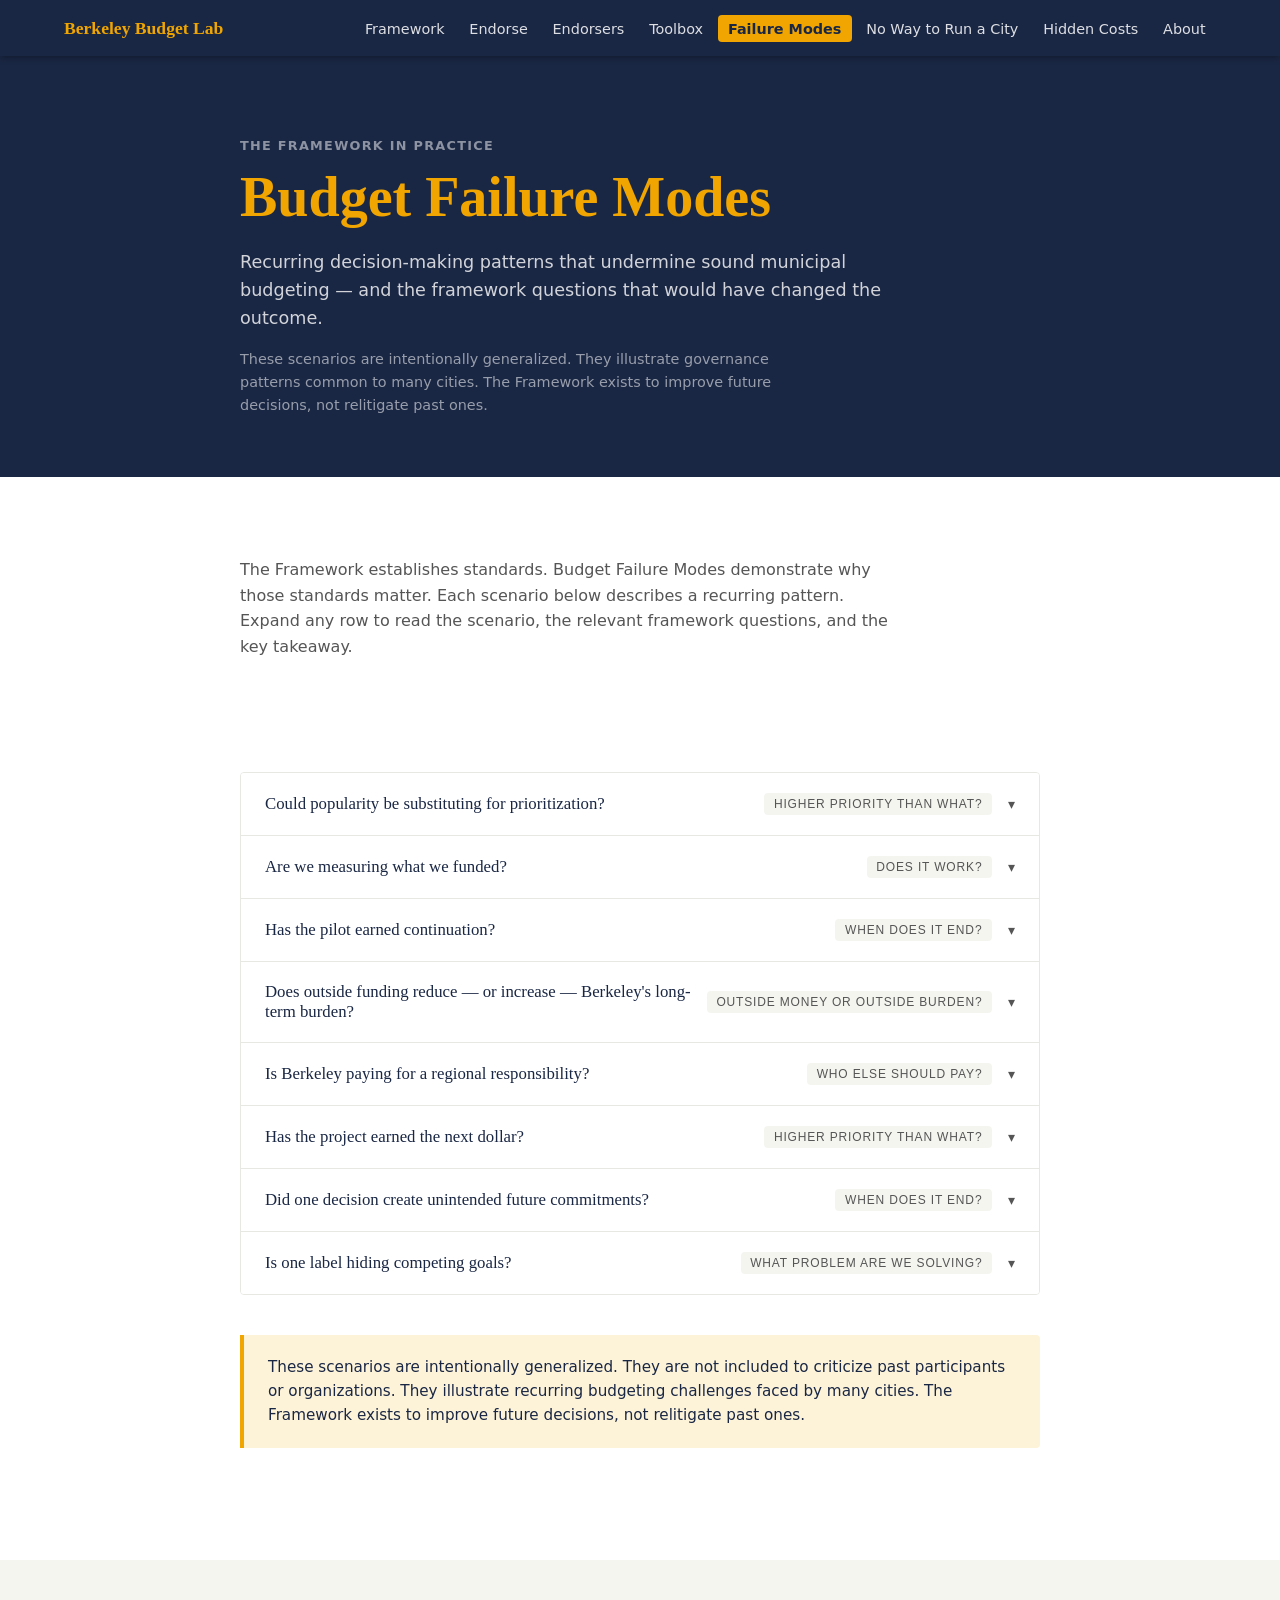
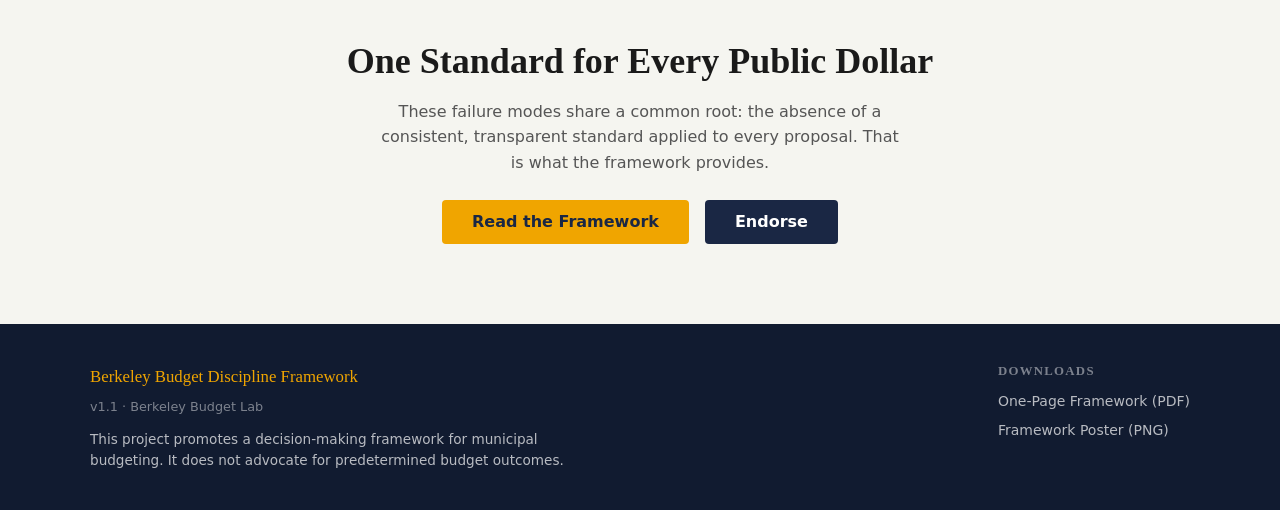
<file: case-studies.html>
<!DOCTYPE html>
<html lang="en">
<head>
  <meta charset="UTF-8">
  <meta name="viewport" content="width=device-width, initial-scale=1.0">
  <title>Budget Failure Modes · Berkeley Budget Discipline Framework</title>
  <meta name="description" content="Recurring decision-making patterns that undermine sound municipal budgeting — and the framework questions that would have changed the outcome.">
  <link rel="stylesheet" href="assets/css/style.css">
</head>
<body>

<nav class="site-nav" aria-label="Main navigation">
  <div class="nav-inner">
    <a href="index.html" class="nav-brand">Berkeley Budget Lab</a>
    <button class="nav-hamburger" aria-expanded="false" aria-controls="nav-menu" aria-label="Toggle navigation">
      <span></span><span></span><span></span>
    </button>
    <ul class="nav-links" id="nav-menu">
      <li><a href="framework.html">Framework</a></li>
      <li><a href="endorse.html">Endorse</a></li>
      <li><a href="endorsers.html">Endorsers</a></li>
      <li><a href="toolbox.html">Toolbox</a></li>
      <li><a href="case-studies.html">Failure Modes</a></li>
      <li><a href="no-way.html">No Way to Run a City</a></li>
      <li><a href="hidden-cost.html">Hidden Costs</a></li>
      <li><a href="about.html">About</a></li>
    </ul>
  </div>
</nav>

<main>

  <!-- Header -->
  <section class="scene bg-navy" style="padding-bottom:60px;" aria-labelledby="fm-title">
    <div class="scene-narrow">
      <p class="section-label" style="color:rgba(255,255,255,0.5);">The Framework in Practice</p>
      <h1 id="fm-title" style="color:var(--gold); margin-bottom:1rem;">Budget Failure Modes</h1>
      <p style="color:rgba(255,255,255,0.8); font-size:1.1rem; max-width:60ch;">Recurring decision-making patterns that undermine sound municipal budgeting — and the framework questions that would have changed the outcome.</p>
      <p style="color:rgba(255,255,255,0.55); font-size:0.9rem; margin-top:1rem; max-width:60ch;">These scenarios are intentionally generalized. They illustrate governance patterns common to many cities. The Framework exists to improve future decisions, not relitigate past ones.</p>
    </div>
  </section>

  <!-- Intro -->
  <section class="scene bg-white" style="padding-bottom:0;" aria-label="Introduction">
    <div class="scene-narrow">
      <p style="color:var(--text-muted); max-width:65ch;">The Framework establishes standards. Budget Failure Modes demonstrate why those standards matter. Each scenario below describes a recurring pattern. Expand any row to read the scenario, the relevant framework questions, and the key takeaway.</p>
    </div>
  </section>

  <!-- Accordion -->
  <section class="scene bg-white" aria-labelledby="accordion-heading">
    <div class="scene-narrow">
      <h2 id="accordion-heading" class="sr-only">Budget Failure Mode Scenarios</h2>

      <div class="accordion">

        <!-- Failure Mode 1 -->
        <div class="accordion-item">
          <button class="accordion-trigger" aria-expanded="false" aria-controls="fm1-body">
            <span class="accordion-title">Could popularity be substituting for prioritization?</span>
            <span class="accordion-tag">Higher priority than what?</span>
            <span class="accordion-chevron" aria-hidden="true">▾</span>
          </button>
          <div class="accordion-body" id="fm1-body" role="region">
            <p class="accordion-section-label" style="margin-top:0.25rem;">Scenario</p>
            <p class="scenario">A well-organized performing arts organization seeks city assistance to purchase a building. Supporters fill the council chambers and deliver an inspiring live performance. The council approves a public contribution.</p>
            <p class="scenario">The performance demonstrates community enthusiasm. It does not answer whether this request ranked ahead of competing unmet needs, whether every similarly worthy organization had access to the same opportunity, or whether public enthusiasm replaced transparent prioritization.</p>
            <p class="accordion-section-label">Relevant framework questions</p>
            <ul class="fq-list">
              <li>Higher priority than what?</li>
              <li>Is this a core city responsibility?</li>
              <li>Who else should pay?</li>
            </ul>
            <p class="accordion-section-label">Key takeaway</p>
            <p class="takeaway">Public testimony should inform decisions. It should not become the budgeting system.</p>
          </div>
        </div>

        <!-- Failure Mode 2 -->
        <div class="accordion-item">
          <button class="accordion-trigger" aria-expanded="false" aria-controls="fm2-body">
            <span class="accordion-title">Are we measuring what we funded?</span>
            <span class="accordion-tag">Does it work?</span>
            <span class="accordion-chevron" aria-hidden="true">▾</span>
          </button>
          <div class="accordion-body" id="fm2-body" role="region">
            <p class="accordion-section-label" style="margin-top:0.25rem;">Scenario</p>
            <p class="scenario">A program receives funding under one stated purpose — for example, workforce development — but later reports primarily different kinds of benefits.</p>
            <p class="scenario">Those benefits may still be valuable, but evaluation should measure the outcomes used to justify the appropriation.</p>
            <p class="accordion-section-label">Relevant framework questions</p>
            <ul class="fq-list">
              <li>Does it work?</li>
              <li>Higher priority than what?</li>
              <li>When should this be reviewed?</li>
            </ul>
            <p class="accordion-section-label">Key takeaway</p>
            <p class="takeaway">Programs should be evaluated against the purpose used to justify their funding.</p>
          </div>
        </div>

        <!-- Failure Mode 3 -->
        <div class="accordion-item">
          <button class="accordion-trigger" aria-expanded="false" aria-controls="fm3-body">
            <span class="accordion-title">Has the pilot earned continuation?</span>
            <span class="accordion-tag">When does it end?</span>
            <span class="accordion-chevron" aria-hidden="true">▾</span>
          </button>
          <div class="accordion-body" id="fm3-body" role="region">
            <p class="accordion-section-label" style="margin-top:0.25rem;">Scenario</p>
            <p class="scenario">A city launches a pilot program with the expectation that it will later be evaluated.</p>
            <p class="scenario">Before publicly reviewing predetermined success criteria, the pilot receives additional funding and continues operating.</p>
            <p class="scenario">The word "pilot" lowered the burden required to begin the program, but no comparable discipline governed the decision to continue it.</p>
            <p class="accordion-section-label">Relevant framework questions</p>
            <ul class="fq-list">
              <li>When should this end?</li>
              <li>Does it work?</li>
              <li>Higher priority than what?</li>
            </ul>
            <p class="accordion-section-label">Key takeaway</p>
            <p class="takeaway">A pilot is not truly a pilot unless continuation depends on evidence established before the program begins.</p>
          </div>
        </div>

        <!-- Failure Mode 4 -->
        <div class="accordion-item">
          <button class="accordion-trigger" aria-expanded="false" aria-controls="fm4-body">
            <span class="accordion-title">Does outside funding reduce — or increase — Berkeley's long-term burden?</span>
            <span class="accordion-tag">Outside money or outside burden?</span>
            <span class="accordion-chevron" aria-hidden="true">▾</span>
          </button>
          <div class="accordion-body" id="fm4-body" role="region">
            <p class="accordion-section-label" style="margin-top:0.25rem;">Scenario</p>
            <p class="scenario">Outside funding appears attractive at first, but it creates ongoing operating costs, staffing needs, maintenance obligations, legal responsibilities, or incentives that increase long-term local commitments.</p>
            <p class="accordion-section-label">Relevant framework questions</p>
            <ul class="fq-list">
              <li>Outside money or outside burden?</li>
              <li>Who else should pay?</li>
              <li>When should this be reviewed?</li>
            </ul>
            <p class="accordion-section-label">Key takeaway</p>
            <p class="takeaway">Free money is not free if Berkeley owns the consequences.</p>
          </div>
        </div>

        <!-- Failure Mode 5 -->
        <div class="accordion-item">
          <button class="accordion-trigger" aria-expanded="false" aria-controls="fm5-body">
            <span class="accordion-title">Is Berkeley paying for a regional responsibility?</span>
            <span class="accordion-tag">Who else should pay?</span>
            <span class="accordion-chevron" aria-hidden="true">▾</span>
          </button>
          <div class="accordion-body" id="fm5-body" role="region">
            <p class="accordion-section-label" style="margin-top:0.25rem;">Scenario</p>
            <p class="scenario">A city funds services addressing a problem extending beyond its own boundaries. Neighboring jurisdictions benefit while local taxpayers bear a disproportionate share of the cost.</p>
            <p class="accordion-section-label">Relevant framework questions</p>
            <ul class="fq-list">
              <li>Who else should pay?</li>
              <li>Outside money or outside burden?</li>
              <li>Higher priority than what?</li>
            </ul>
            <p class="accordion-section-label">Key takeaway</p>
            <p class="takeaway">Regional problems deserve regional solutions whenever practical.</p>
          </div>
        </div>

        <!-- Failure Mode 6 -->
        <div class="accordion-item">
          <button class="accordion-trigger" aria-expanded="false" aria-controls="fm6-body">
            <span class="accordion-title">Has the project earned the next dollar?</span>
            <span class="accordion-tag">Higher priority than what?</span>
            <span class="accordion-chevron" aria-hidden="true">▾</span>
          </button>
          <div class="accordion-body" id="fm6-body" role="region">
            <p class="accordion-section-label" style="margin-top:0.25rem;">Scenario</p>
            <p class="scenario">A major capital project begins with a reasonable objective. As planning, design, or construction proceeds, costs rise substantially beyond the original estimate.</p>
            <p class="scenario">Rather than asking whether the expanded project still represents the best use of public funds, each additional appropriation is justified primarily because significant money has already been spent.</p>
            <p class="scenario">At every major increase in cost, decision-makers have an opportunity to pause, rescope, redesign, or terminate the project. Continuing should be a conscious decision based on the value of the <em>next</em> dollar — not the dollars already invested.</p>
            <p class="accordion-section-label">Relevant framework questions</p>
            <ul class="fq-list">
              <li>Higher priority than what?</li>
              <li>Does the revised project still justify its cost?</li>
              <li>Should the project be rescoped?</li>
              <li>Is this still the best use of the next public dollar?</li>
            </ul>
            <p class="accordion-section-label">Key takeaway</p>
            <p class="takeaway">Every major project should include predefined decision gates where "continue" is one option — not the default.</p>
            <p style="margin-top:1rem; font-size:0.875rem; color:var(--navy); font-style:italic; font-family:var(--font-serif);">Past spending does not justify future spending.</p>
          </div>
        </div>

        <!-- Failure Mode 7 -->
        <div class="accordion-item">
          <button class="accordion-trigger" aria-expanded="false" aria-controls="fm7-body">
            <span class="accordion-title">Did one decision create unintended future commitments?</span>
            <span class="accordion-tag">When does it end?</span>
            <span class="accordion-chevron" aria-hidden="true">▾</span>
          </button>
          <div class="accordion-body" id="fm7-body" role="region">
            <p class="accordion-section-label" style="margin-top:0.25rem;">Scenario</p>
            <p class="scenario">A city purchases a building for one intended public purpose despite significant concerns that it will require extensive and costly modifications before it can serve that purpose.</p>
            <p class="scenario">When the original plan proves impractical, the city keeps the property rather than reconsidering whether ownership still makes sense. To avoid leaving the building vacant, it leases it at a nominal rate for an entirely different public purpose.</p>
            <p class="scenario">What began as a capital investment has quietly evolved into an ongoing operating subsidy. That second decision was never debated on its own merits — it became a consequence of the first.</p>
            <p class="accordion-section-label">Relevant framework questions</p>
            <ul class="fq-list">
              <li>Does the original decision still make sense?</li>
              <li>Should the city continue owning this asset?</li>
              <li>What alternatives exist, including selling the property?</li>
              <li>Is the ongoing subsidy being evaluated independently?</li>
              <li>Has the project earned the next dollar?</li>
            </ul>
            <p class="accordion-section-label">Key takeaway</p>
            <p class="takeaway">Every major decision creates new options — not obligations. Cities should periodically ask whether today's best choice is different from yesterday's plan.</p>
            <p style="margin-top:1rem; font-size:0.875rem; color:var(--navy); font-style:italic; font-family:var(--font-serif);">Separate the decision to own an asset from the decision to subsidize its use.</p>
          </div>
        </div>

        <!-- Failure Mode 8 -->
        <div class="accordion-item">
          <button class="accordion-trigger" aria-expanded="false" aria-controls="fm8-body">
            <span class="accordion-title">Is one label hiding competing goals?</span>
            <span class="accordion-tag">What problem are we solving?</span>
            <span class="accordion-chevron" aria-hidden="true">▾</span>
          </button>
          <div class="accordion-body" id="fm8-body" role="region">
            <p class="accordion-section-label" style="margin-top:0.25rem;">Scenario</p>
            <p class="scenario">A city debates how to spend affordable housing funds. One proposal preserves below-market housing for a relatively small number of current residents for many years. Another proposal creates new affordable homes and can attract substantial outside matching funds.</p>
            <p class="scenario">Both proposals are described as "affordable housing," but they pursue different objectives. Preservation reduces displacement for existing residents. Production expands the supply of affordable homes. Outside matching funds may multiply local dollars, but they may also increase the city's long-term obligations.</p>
            <p class="scenario">In addition, permanently affordable housing can reduce future property-tax revenue while residents still receive the full range of municipal services. Those long-term fiscal effects should be evaluated alongside the project's social benefits.</p>
            <p class="scenario">The question is not which approach is morally superior. The question is whether policymakers and the public are making an informed choice among competing objectives and understanding the full fiscal consequences of each.</p>
            <p class="accordion-section-label">Relevant framework questions</p>
            <ul class="fq-list">
              <li>What problem are we actually solving?</li>
              <li>Higher priority than what?</li>
              <li>Outside money or outside burden?</li>
              <li>Who else should pay?</li>
              <li>Does this create a long-term subsidy?</li>
              <li>Does the project reduce future city revenue while increasing service obligations?</li>
            </ul>
            <p class="accordion-section-label">Key takeaway</p>
            <p class="takeaway">Affordable housing policy should count both sides of the ledger: subsidy cost, outside matching funds, property-tax effects, long-term service obligations, and the number of households helped.</p>
            <p style="margin-top:1rem; font-size:0.875rem; color:var(--navy); font-style:italic; font-family:var(--font-serif);">Shared labels should not hide different policy choices.</p>
            <p style="margin-top:0.5rem; font-size:0.875rem; color:var(--navy); font-style:italic; font-family:var(--font-serif);">A home can be affordable to its resident while still creating long-term fiscal obligations for the city.</p>
            <p style="margin-top:0.5rem; font-size:0.875rem; color:var(--navy); font-style:italic; font-family:var(--font-serif);">Berkeley should do its fair share. It should not silently assume an unlimited obligation to solve a regional housing shortage if neighboring jurisdictions are not carrying comparable responsibility.</p>
          </div>
        </div>

      </div><!-- /accordion -->

      <div class="disclaimer-box" style="margin-top:2.5rem; max-width:none;">
        <p>These scenarios are intentionally generalized. They are not included to criticize past participants or organizations. They illustrate recurring budgeting challenges faced by many cities. The Framework exists to improve future decisions, not relitigate past ones.</p>
      </div>

    </div>
  </section>

  <!-- CTA -->
  <section class="scene bg-gray" aria-labelledby="fm-cta">
    <div class="scene-narrow fade-in" style="text-align:center;">
      <h2 id="fm-cta" style="margin-bottom:1rem;">One Standard for Every Public Dollar</h2>
      <p style="color:var(--text-muted); max-width:52ch; margin:0 auto 1.5rem;">These failure modes share a common root: the absence of a consistent, transparent standard applied to every proposal. That is what the framework provides.</p>
      <div style="display:flex; gap:1rem; justify-content:center; flex-wrap:wrap;">
        <a href="framework.html" class="btn btn-primary">Read the Framework</a>
        <a href="endorse.html" class="btn btn-navy">Endorse</a>
      </div>
    </div>
  </section>

</main>

<footer class="site-footer">
  <div class="footer-inner">
    <div>
      <div class="footer-brand">Berkeley Budget Discipline Framework</div>
      <div class="footer-version">v1.1 · Berkeley Budget Lab</div>
      <p class="footer-disclaimer">This project promotes a decision-making framework for municipal budgeting. It does not advocate for predetermined budget outcomes.</p>
    </div>
    <div class="footer-downloads">
      <h4>Downloads</h4>
      <a href="assets/downloads/bbdf-one-page.pdf" download>One-Page Framework (PDF)</a>
      <a href="assets/img/poster.png" download>Framework Poster (PNG)</a>
    </div>
  </div>
</footer>

<script src="assets/js/main.js"></script>
</body>
</html>
</file>
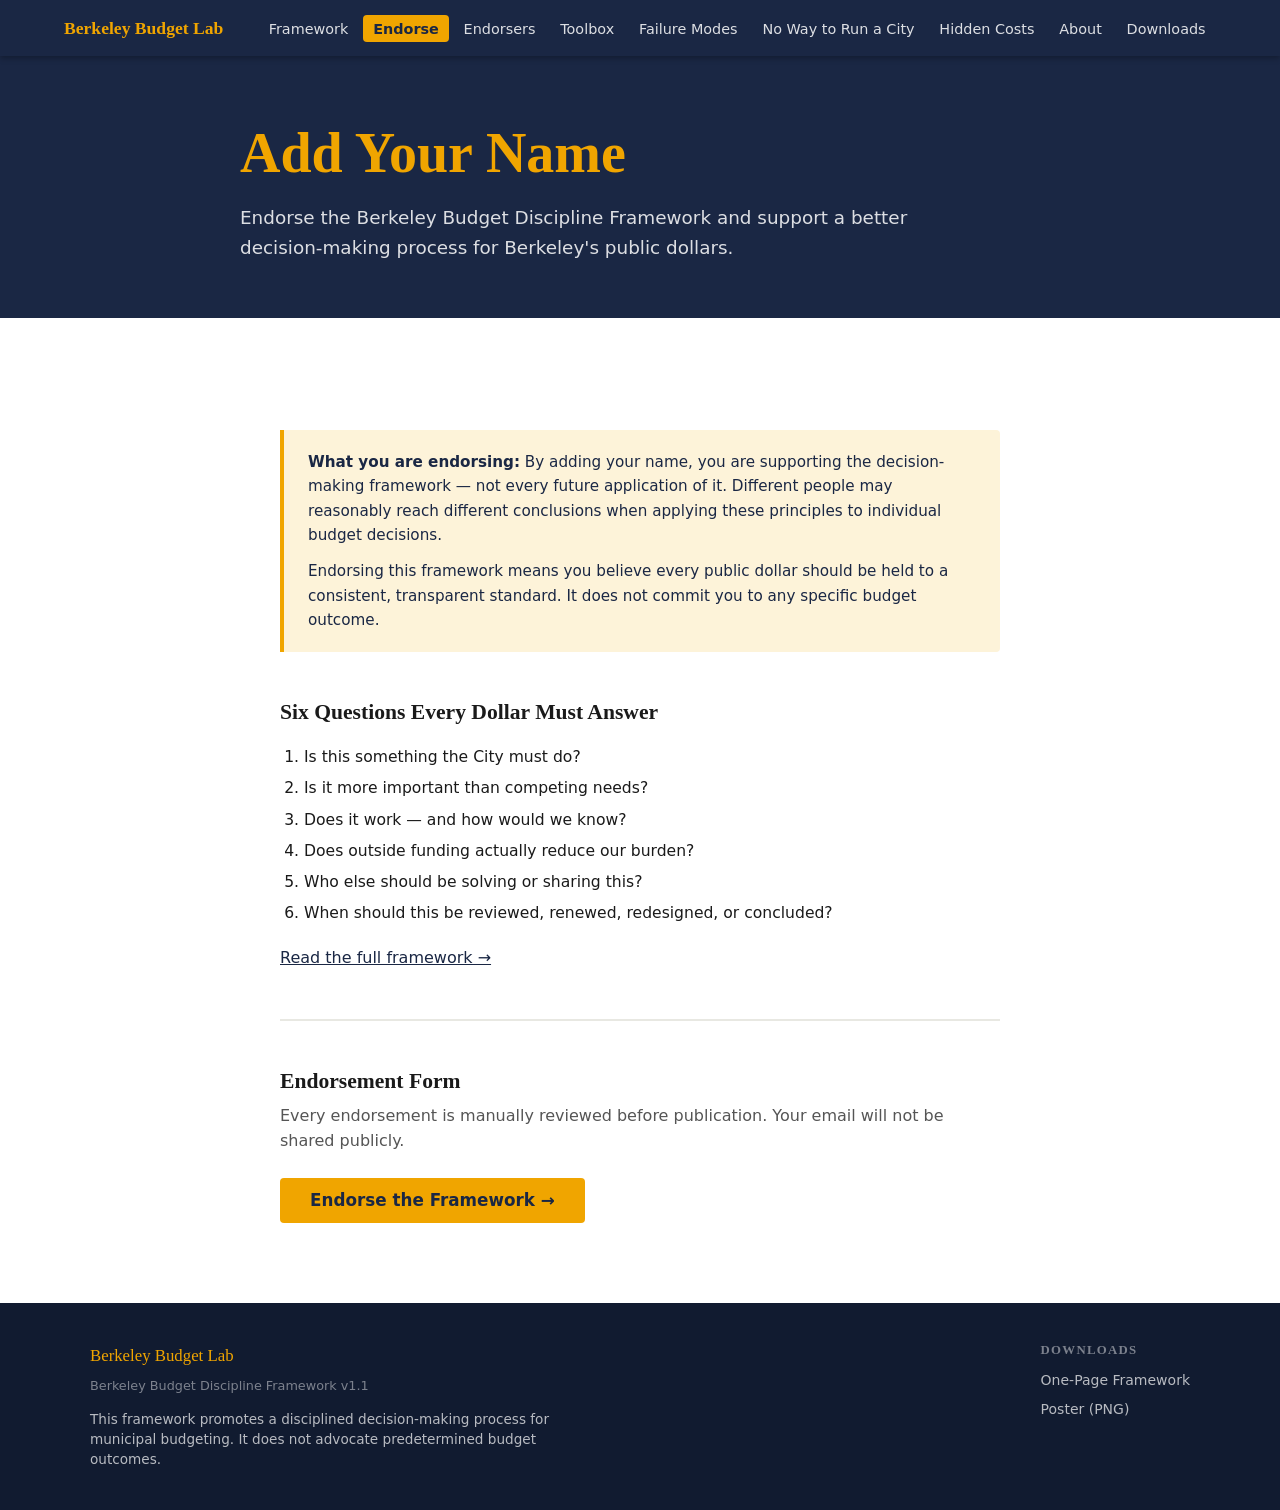
<file: endorse.html>
<!DOCTYPE html>
<html lang="en">
<head>
  <meta charset="UTF-8">
  <meta name="viewport" content="width=device-width, initial-scale=1.0">
  <title>Endorse the Framework — Berkeley Budget Discipline Framework</title>
  <meta name="description" content="Add your name to the Berkeley Budget Discipline Framework. Support a better decision-making process for Berkeley's public dollars.">
  <link rel="stylesheet" href="assets/css/style.css">
</head>
<body>

<nav class="site-nav" aria-label="Site navigation">
  <div class="nav-inner">
    <a href="index.html" class="nav-brand">Berkeley Budget Lab</a>
    <button class="nav-hamburger" aria-expanded="false" aria-controls="nav-menu" aria-label="Toggle navigation">
      <span></span><span></span><span></span>
    </button>
    <ul class="nav-links" id="nav-menu">
      <li><a href="framework.html">Framework</a></li>
      <li><a href="endorse.html">Endorse</a></li>
      <li><a href="endorsers.html">Endorsers</a></li>
      <li><a href="toolbox.html">Toolbox</a></li>
      <li><a href="case-studies.html">Failure Modes</a></li>
      <li><a href="no-way.html">No Way to Run a City</a></li>
      <li><a href="hidden-cost.html">Hidden Costs</a></li>
      <li><a href="about.html">About</a></li>
      <li><a href="index.html#downloads">Downloads</a></li>
    </ul>
  </div>
</nav>

<main>

  <header style="background:var(--navy);padding:64px 1.5rem 56px;">
    <div style="max-width:800px;margin:0 auto;">
      <h1 style="color:var(--gold);margin-bottom:1rem;">Add Your Name</h1>
      <p style="color:rgba(255,255,255,0.85);font-size:1.15rem;max-width:58ch;">Endorse the Berkeley Budget Discipline Framework and support a better decision-making process for Berkeley's public dollars.</p>
    </div>
  </header>

  <section class="scene bg-white">
    <div style="max-width:720px;margin:0 auto;">

      <div class="disclaimer-box" style="max-width:none;">
        <p><strong>What you are endorsing:</strong> By adding your name, you are supporting the decision-making framework — not every future application of it. Different people may reasonably reach different conclusions when applying these principles to individual budget decisions.</p>
        <p style="margin-top:0.75rem;">Endorsing this framework means you believe every public dollar should be held to a consistent, transparent standard. It does not commit you to any specific budget outcome.</p>
      </div>

      <h2 class="mt-3 mb-1" style="font-size:1.35rem;">Six Questions Every Dollar Must Answer</h2>
      <ol style="padding-left:1.5rem;color:var(--text);line-height:2;font-size:0.975rem;">
        <li>Is this something the City must do?</li>
        <li>Is it more important than competing needs?</li>
        <li>Does it work — and how would we know?</li>
        <li>Does outside funding actually reduce our burden?</li>
        <li>Who else should be solving or sharing this?</li>
        <li>When should this be reviewed, renewed, redesigned, or concluded?</li>
      </ol>
      <p class="mt-1"><a href="framework.html">Read the full framework →</a></p>

      <hr class="section-divider">

      <h2 style="font-size:1.35rem;margin-bottom:0.5rem;">Endorsement Form</h2>
      <p class="text-muted" style="margin-bottom:1.5rem;">Every endorsement is manually reviewed before publication. Your email will not be shared publicly.</p>

      <div style="margin-top:1rem;">
        <a href="https://forms.gle/AndAg9fqXSQw8FyD7" target="_blank" rel="noopener" class="btn btn-primary" style="font-size:1.05rem;">Endorse the Framework →</a>
      </div>

    </div>
  </section>

</main>

<footer class="site-footer">
  <div class="footer-inner">
    <div>
      <div class="footer-brand">Berkeley Budget Lab</div>
      <div class="footer-version">Berkeley Budget Discipline Framework v1.1</div>
      <p class="footer-disclaimer">This framework promotes a disciplined decision-making process for municipal budgeting. It does not advocate predetermined budget outcomes.</p>
    </div>
    <div class="footer-downloads">
      <h4>Downloads</h4>
      <a href="assets/downloads/bbdf-one-page.pdf" download>One-Page Framework</a>
      <a href="assets/img/poster.png" target="_blank">Poster (PNG)</a>
    </div>
  </div>
</footer>

<script src="assets/js/main.js"></script>
</body>
</html>
</file>
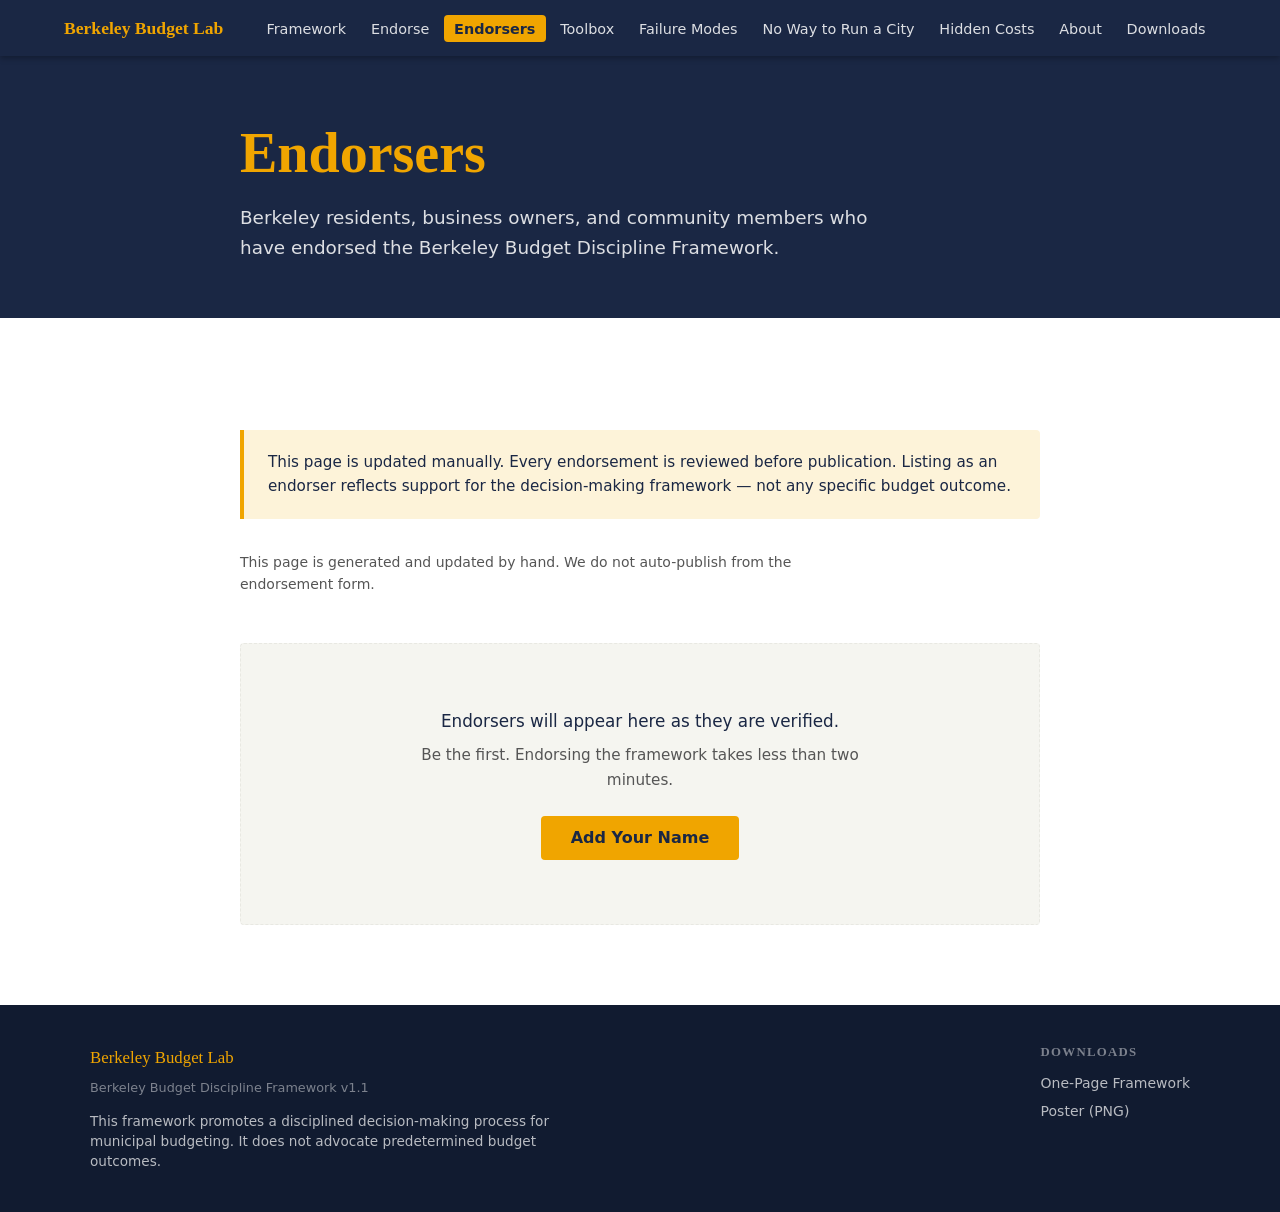
<file: endorsers.html>
<!DOCTYPE html>
<html lang="en">
<head>
  <meta charset="UTF-8">
  <meta name="viewport" content="width=device-width, initial-scale=1.0">
  <title>Endorsers — Berkeley Budget Discipline Framework</title>
  <meta name="description" content="Berkeley residents, business owners, and community members who have endorsed the Berkeley Budget Discipline Framework.">
  <link rel="stylesheet" href="assets/css/style.css">
</head>
<body>

<nav class="site-nav" aria-label="Site navigation">
  <div class="nav-inner">
    <a href="index.html" class="nav-brand">Berkeley Budget Lab</a>
    <button class="nav-hamburger" aria-expanded="false" aria-controls="nav-menu" aria-label="Toggle navigation">
      <span></span><span></span><span></span>
    </button>
    <ul class="nav-links" id="nav-menu">
      <li><a href="framework.html">Framework</a></li>
      <li><a href="endorse.html">Endorse</a></li>
      <li><a href="endorsers.html">Endorsers</a></li>
      <li><a href="toolbox.html">Toolbox</a></li>
      <li><a href="case-studies.html">Failure Modes</a></li>
      <li><a href="no-way.html">No Way to Run a City</a></li>
      <li><a href="hidden-cost.html">Hidden Costs</a></li>
      <li><a href="about.html">About</a></li>
      <li><a href="index.html#downloads">Downloads</a></li>
    </ul>
  </div>
</nav>

<main>

  <header style="background:var(--navy);padding:64px 1.5rem 56px;">
    <div style="max-width:800px;margin:0 auto;">
      <h1 style="color:var(--gold);margin-bottom:1rem;">Endorsers</h1>
      <p style="color:rgba(255,255,255,0.85);font-size:1.15rem;max-width:56ch;">Berkeley residents, business owners, and community members who have endorsed the Berkeley Budget Discipline Framework.</p>
    </div>
  </header>

  <section class="scene bg-white">
    <div style="max-width:800px;margin:0 auto;">

      <div class="disclaimer-box" style="max-width:none;">
        <p>This page is updated manually. Every endorsement is reviewed before publication. Listing as an endorser reflects support for the decision-making framework — not any specific budget outcome.</p>
      </div>

      <p class="text-muted mt-2" style="font-size:0.875rem;">This page is generated and updated by hand. We do not auto-publish from the endorsement form.</p>

      <div style="margin-top:3rem;padding:4rem 2rem;text-align:center;background:var(--gray-bg);border-radius:4px;border:1px dashed var(--gray-mid);">
        <p style="font-size:1.05rem;color:var(--navy);margin-bottom:0.5rem;max-width:none;">Endorsers will appear here as they are verified.</p>
        <p style="color:var(--text-muted);font-size:0.95rem;max-width:50ch;margin:0 auto 1.5rem;">Be the first. Endorsing the framework takes less than two minutes.</p>
        <a href="endorse.html" class="btn btn-primary">Add Your Name</a>
      </div>

    </div>
  </section>

</main>

<footer class="site-footer">
  <div class="footer-inner">
    <div>
      <div class="footer-brand">Berkeley Budget Lab</div>
      <div class="footer-version">Berkeley Budget Discipline Framework v1.1</div>
      <p class="footer-disclaimer">This framework promotes a disciplined decision-making process for municipal budgeting. It does not advocate predetermined budget outcomes.</p>
    </div>
    <div class="footer-downloads">
      <h4>Downloads</h4>
      <a href="assets/downloads/bbdf-one-page.pdf" download>One-Page Framework</a>
      <a href="assets/img/poster.png" target="_blank">Poster (PNG)</a>
    </div>
  </div>
</footer>

<script src="assets/js/main.js"></script>
</body>
</html>
</file>
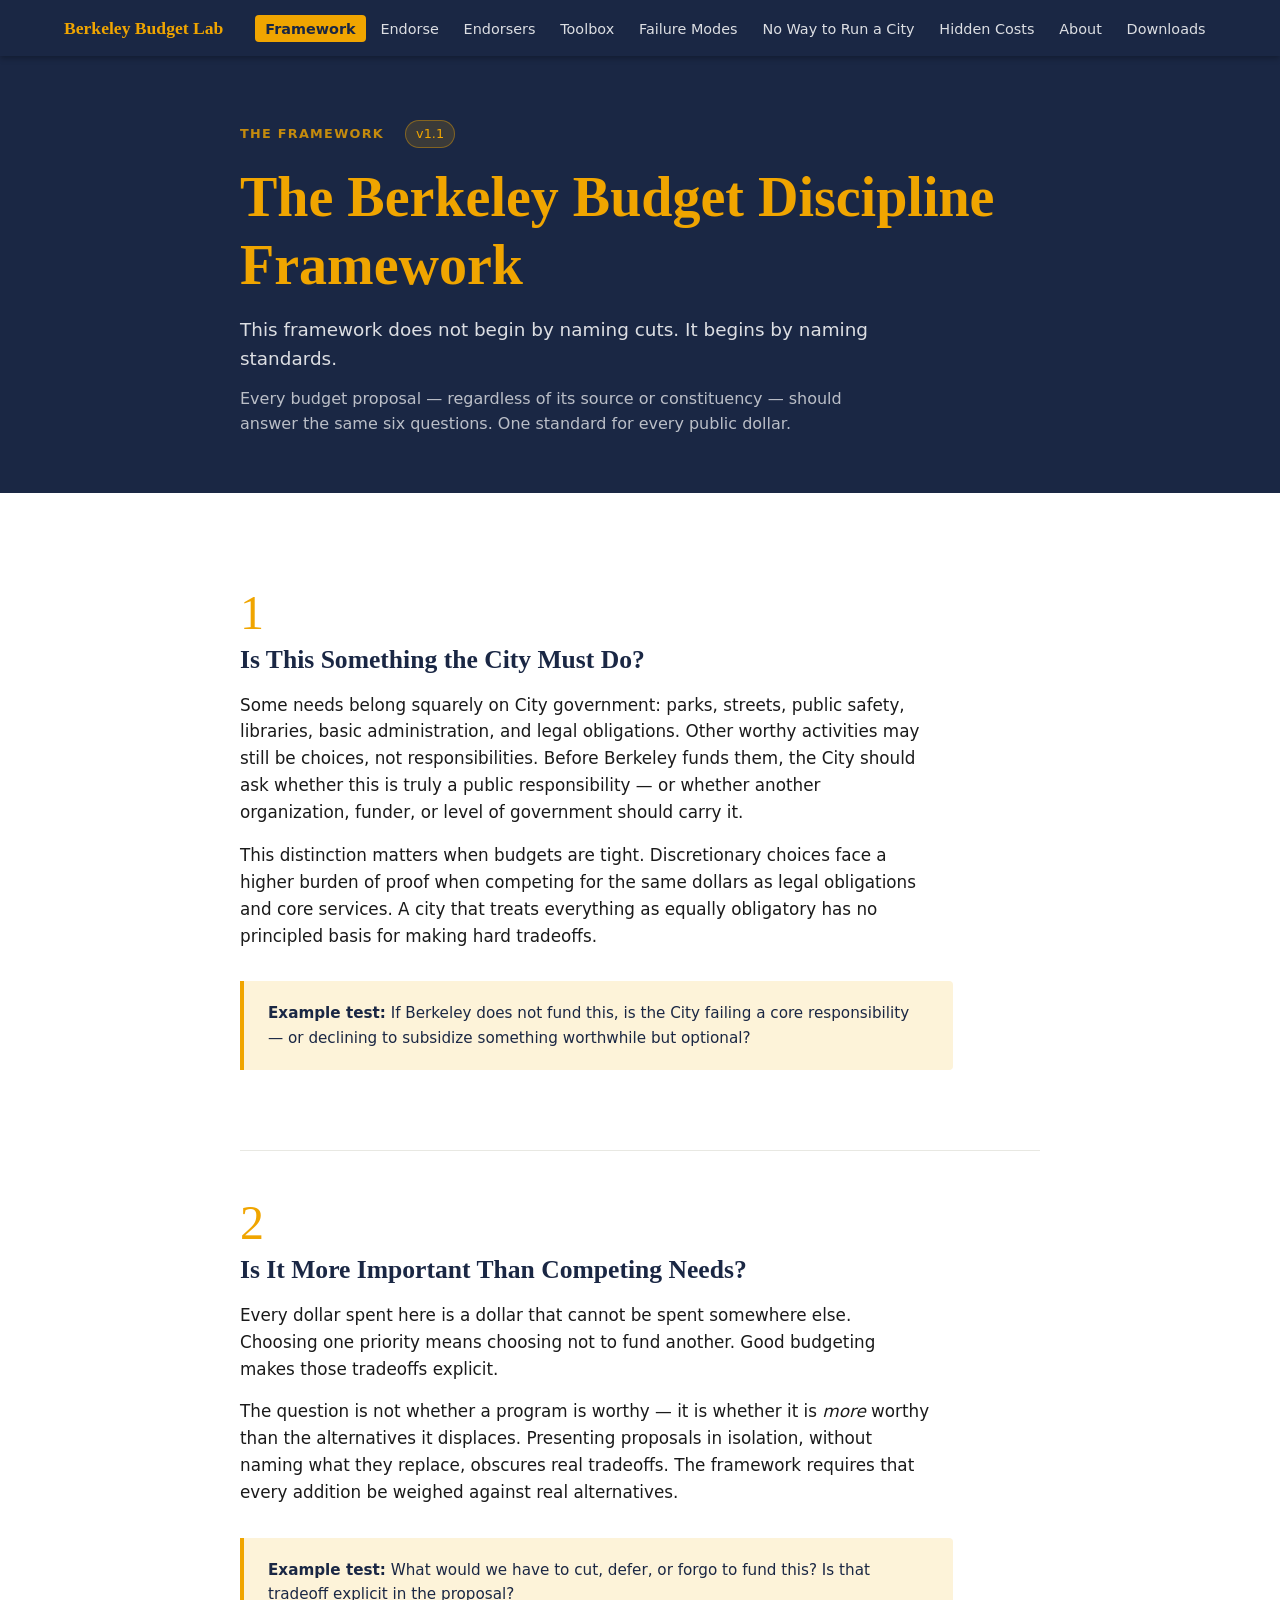
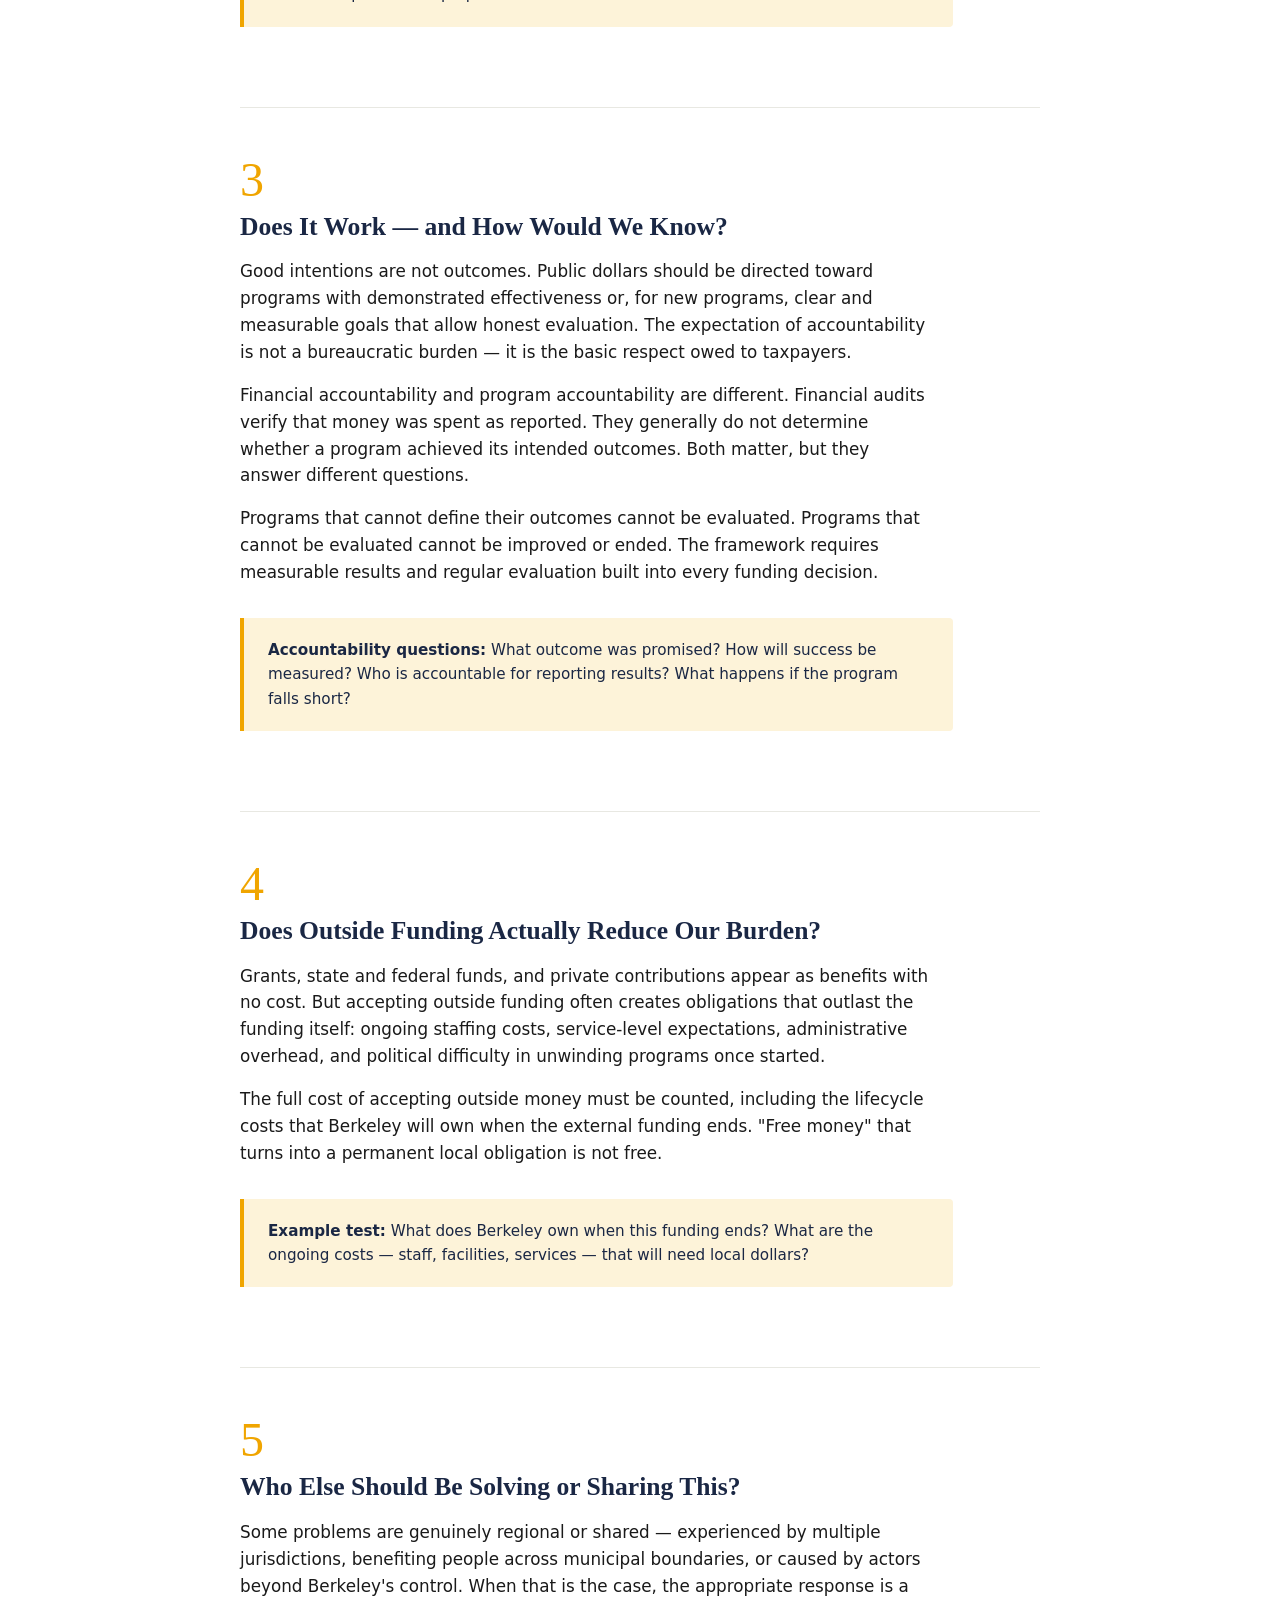
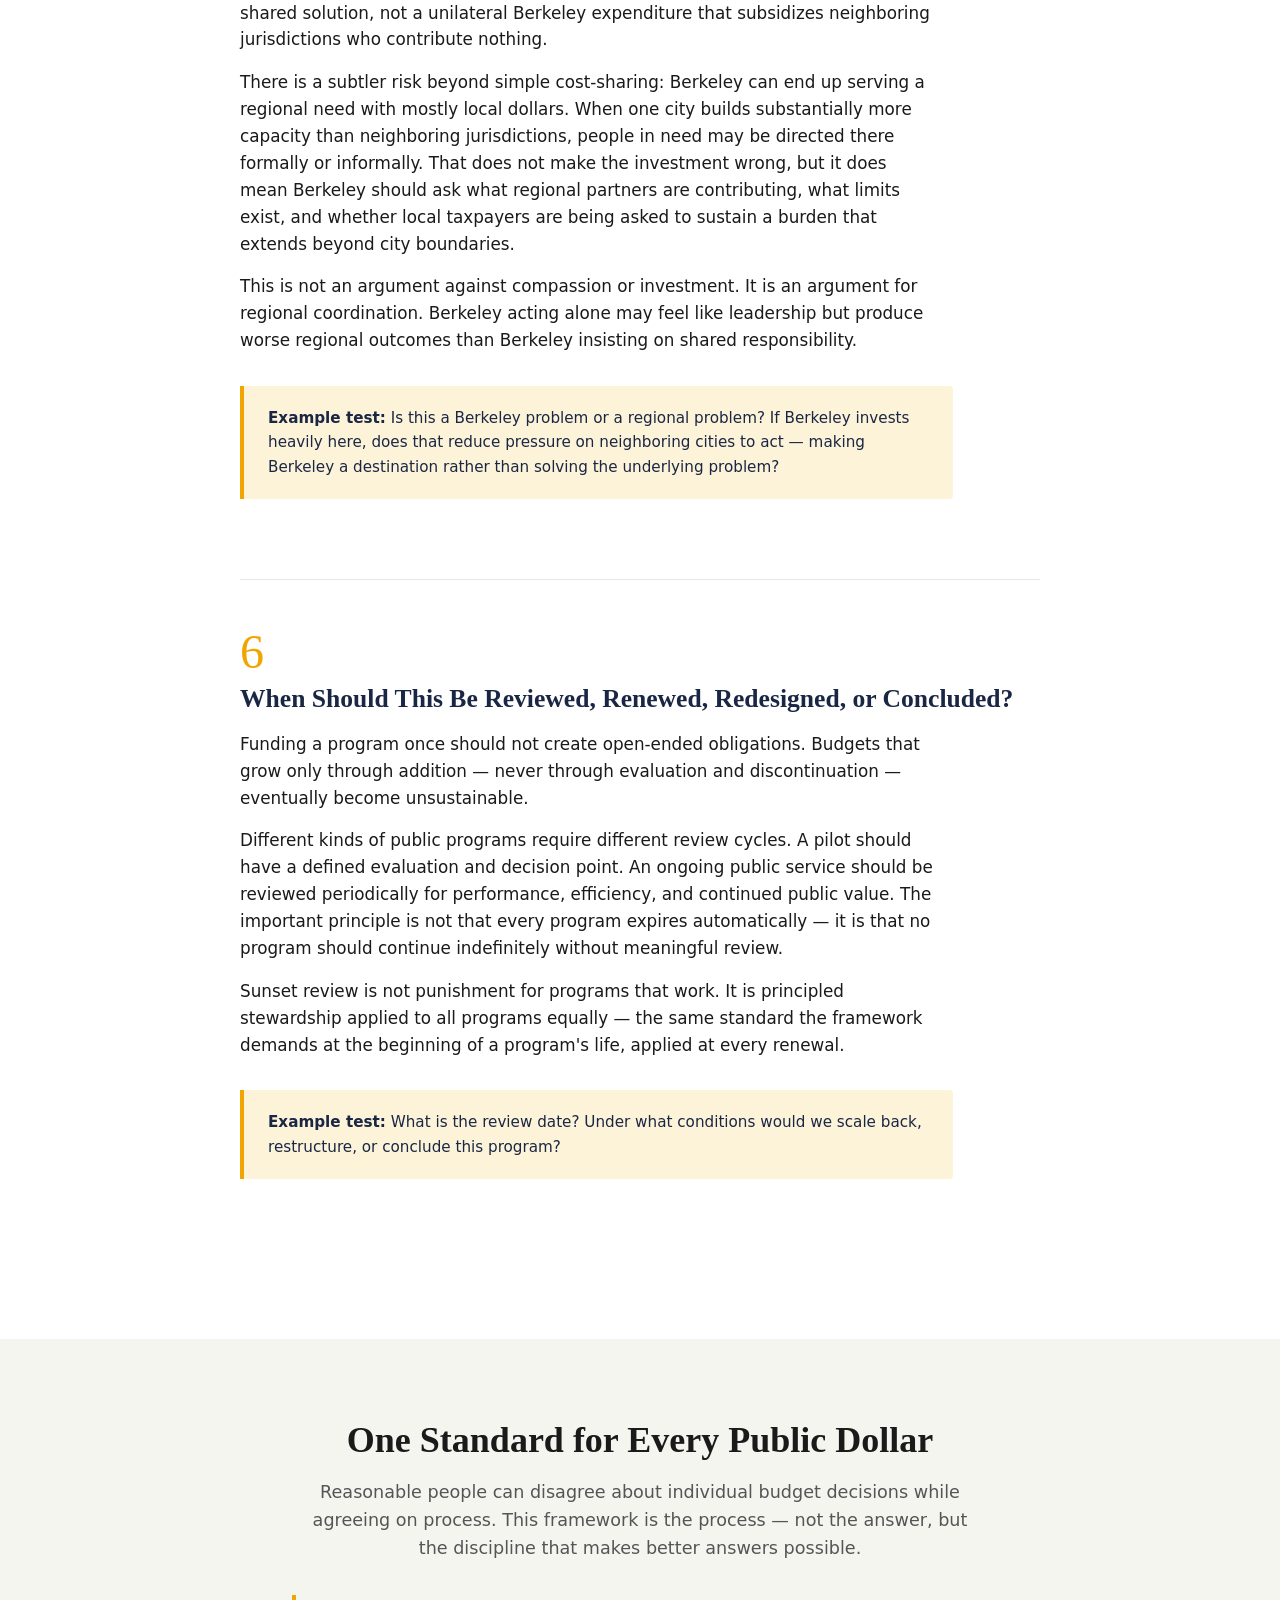
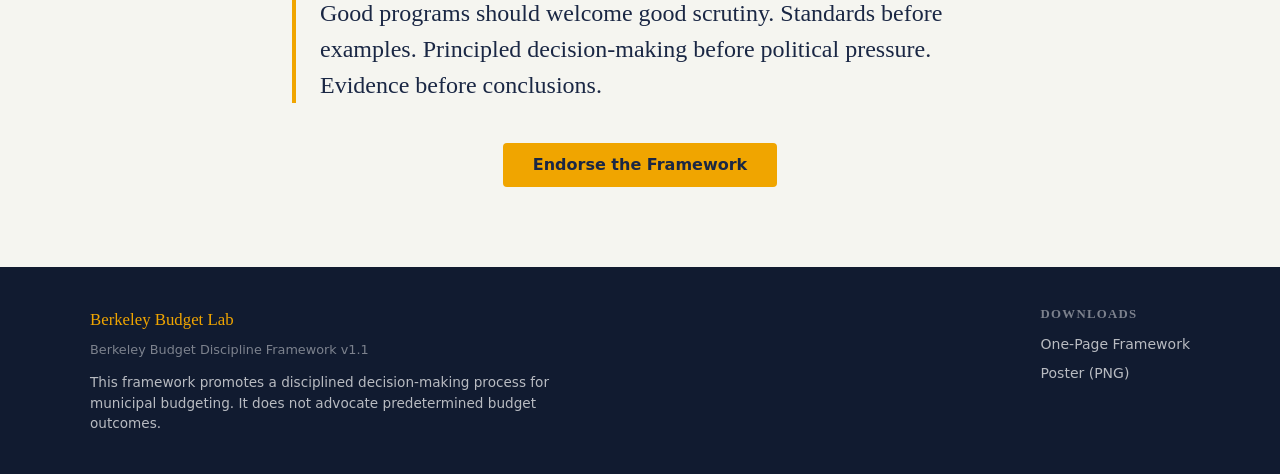
<file: framework.html>
<!DOCTYPE html>
<html lang="en">
<head>
  <meta charset="UTF-8">
  <meta name="viewport" content="width=device-width, initial-scale=1.0">
  <title>The Framework — Berkeley Budget Discipline Framework</title>
  <meta name="description" content="Six questions every public dollar must answer. The Berkeley Budget Discipline Framework in full.">
  <link rel="stylesheet" href="assets/css/style.css">
</head>
<body>

<nav class="site-nav" aria-label="Site navigation">
  <div class="nav-inner">
    <a href="index.html" class="nav-brand">Berkeley Budget Lab</a>
    <button class="nav-hamburger" aria-expanded="false" aria-controls="nav-menu" aria-label="Toggle navigation">
      <span></span><span></span><span></span>
    </button>
    <ul class="nav-links" id="nav-menu">
      <li><a href="framework.html">Framework</a></li>
      <li><a href="endorse.html">Endorse</a></li>
      <li><a href="endorsers.html">Endorsers</a></li>
      <li><a href="toolbox.html">Toolbox</a></li>
      <li><a href="case-studies.html">Failure Modes</a></li>
      <li><a href="no-way.html">No Way to Run a City</a></li>
      <li><a href="hidden-cost.html">Hidden Costs</a></li>
      <li><a href="about.html">About</a></li>
      <li><a href="index.html#downloads">Downloads</a></li>
    </ul>
  </div>
</nav>

<main>

  <header class="page-hero" style="background:var(--navy);padding:64px 1.5rem 56px;">
    <div style="max-width:800px;margin:0 auto;">
      <span class="section-label" style="color:var(--gold);opacity:0.8;">The Framework</span>
      <div style="display:inline-block;background:rgba(240,165,0,0.15);border:1px solid rgba(240,165,0,0.4);color:var(--gold);font-size:0.8rem;padding:3px 10px;border-radius:20px;margin-bottom:1rem;margin-left:1rem;">v1.1</div>
      <h1 style="color:var(--gold);margin-bottom:1rem;">The Berkeley Budget Discipline Framework</h1>
      <p style="color:rgba(255,255,255,0.85);font-size:1.15rem;max-width:60ch;">This framework does not begin by naming cuts. It begins by naming standards.</p>
      <p style="color:rgba(255,255,255,0.7);font-size:1rem;max-width:65ch;margin-top:0.75rem;">Every budget proposal — regardless of its source or constituency — should answer the same six questions. One standard for every public dollar.</p>
    </div>
  </header>

  <section class="scene bg-white" style="padding-top:3rem;">
    <div style="max-width:800px;margin:0 auto;">

      <div class="framework-test fade-in">
        <span class="test-number">1</span>
        <h2>Is This Something the City Must Do?</h2>
        <p class="why">Some needs belong squarely on City government: parks, streets, public safety, libraries, basic administration, and legal obligations. Other worthy activities may still be choices, not responsibilities. Before Berkeley funds them, the City should ask whether this is truly a public responsibility — or whether another organization, funder, or level of government should carry it.</p>
        <p class="why">This distinction matters when budgets are tight. Discretionary choices face a higher burden of proof when competing for the same dollars as legal obligations and core services. A city that treats everything as equally obligatory has no principled basis for making hard tradeoffs.</p>
        <div class="disclaimer-box">
          <p><strong>Example test:</strong> If Berkeley does not fund this, is the City failing a core responsibility — or declining to subsidize something worthwhile but optional?</p>
        </div>
      </div>

      <div class="framework-test fade-in">
        <span class="test-number">2</span>
        <h2>Is It More Important Than Competing Needs?</h2>
        <p class="why">Every dollar spent here is a dollar that cannot be spent somewhere else. Choosing one priority means choosing not to fund another. Good budgeting makes those tradeoffs explicit.</p>
        <p class="why">The question is not whether a program is worthy — it is whether it is <em>more</em> worthy than the alternatives it displaces. Presenting proposals in isolation, without naming what they replace, obscures real tradeoffs. The framework requires that every addition be weighed against real alternatives.</p>
        <div class="disclaimer-box">
          <p><strong>Example test:</strong> What would we have to cut, defer, or forgo to fund this? Is that tradeoff explicit in the proposal?</p>
        </div>
      </div>

      <div class="framework-test fade-in">
        <span class="test-number">3</span>
        <h2>Does It Work — and How Would We Know?</h2>
        <p class="why">Good intentions are not outcomes. Public dollars should be directed toward programs with demonstrated effectiveness or, for new programs, clear and measurable goals that allow honest evaluation. The expectation of accountability is not a bureaucratic burden — it is the basic respect owed to taxpayers.</p>
        <p class="why">Financial accountability and program accountability are different. Financial audits verify that money was spent as reported. They generally do not determine whether a program achieved its intended outcomes. Both matter, but they answer different questions.</p>
        <p class="why">Programs that cannot define their outcomes cannot be evaluated. Programs that cannot be evaluated cannot be improved or ended. The framework requires measurable results and regular evaluation built into every funding decision.</p>
        <div class="disclaimer-box">
          <p><strong>Accountability questions:</strong> What outcome was promised? How will success be measured? Who is accountable for reporting results? What happens if the program falls short?</p>
        </div>
      </div>

      <div class="framework-test fade-in">
        <span class="test-number">4</span>
        <h2>Does Outside Funding Actually Reduce Our Burden?</h2>
        <p class="why">Grants, state and federal funds, and private contributions appear as benefits with no cost. But accepting outside funding often creates obligations that outlast the funding itself: ongoing staffing costs, service-level expectations, administrative overhead, and political difficulty in unwinding programs once started.</p>
        <p class="why">The full cost of accepting outside money must be counted, including the lifecycle costs that Berkeley will own when the external funding ends. "Free money" that turns into a permanent local obligation is not free.</p>
        <div class="disclaimer-box">
          <p><strong>Example test:</strong> What does Berkeley own when this funding ends? What are the ongoing costs — staff, facilities, services — that will need local dollars?</p>
        </div>
      </div>

      <div class="framework-test fade-in">
        <span class="test-number">5</span>
        <h2>Who Else Should Be Solving or Sharing This?</h2>
        <p class="why">Some problems are genuinely regional or shared — experienced by multiple jurisdictions, benefiting people across municipal boundaries, or caused by actors beyond Berkeley's control. When that is the case, the appropriate response is a shared solution, not a unilateral Berkeley expenditure that subsidizes neighboring jurisdictions who contribute nothing.</p>
        <p class="why">There is a subtler risk beyond simple cost-sharing: Berkeley can end up serving a regional need with mostly local dollars. When one city builds substantially more capacity than neighboring jurisdictions, people in need may be directed there formally or informally. That does not make the investment wrong, but it does mean Berkeley should ask what regional partners are contributing, what limits exist, and whether local taxpayers are being asked to sustain a burden that extends beyond city boundaries.</p>
        <p class="why">This is not an argument against compassion or investment. It is an argument for regional coordination. Berkeley acting alone may feel like leadership but produce worse regional outcomes than Berkeley insisting on shared responsibility.</p>
        <div class="disclaimer-box">
          <p><strong>Example test:</strong> Is this a Berkeley problem or a regional problem? If Berkeley invests heavily here, does that reduce pressure on neighboring cities to act — making Berkeley a destination rather than solving the underlying problem?</p>
        </div>
      </div>

      <div class="framework-test fade-in">
        <span class="test-number">6</span>
        <h2>When Should This Be Reviewed, Renewed, Redesigned, or Concluded?</h2>
        <p class="why">Funding a program once should not create open-ended obligations. Budgets that grow only through addition — never through evaluation and discontinuation — eventually become unsustainable.</p>
        <p class="why">Different kinds of public programs require different review cycles. A pilot should have a defined evaluation and decision point. An ongoing public service should be reviewed periodically for performance, efficiency, and continued public value. The important principle is not that every program expires automatically — it is that no program should continue indefinitely without meaningful review.</p>
        <p class="why">Sunset review is not punishment for programs that work. It is principled stewardship applied to all programs equally — the same standard the framework demands at the beginning of a program's life, applied at every renewal.</p>
        <div class="disclaimer-box">
          <p><strong>Example test:</strong> What is the review date? Under what conditions would we scale back, restructure, or conclude this program?</p>
        </div>
      </div>

    </div>
  </section>

  <section class="scene bg-gray fade-in" aria-labelledby="closing-heading">
    <div style="max-width:720px;margin:0 auto;text-align:center;">
      <h2 id="closing-heading">One Standard for Every Public Dollar</h2>
      <p style="font-size:1.1rem;color:var(--text-muted);margin:1rem auto 2rem;max-width:60ch;">Reasonable people can disagree about individual budget decisions while agreeing on process. This framework is the process — not the answer, but the discipline that makes better answers possible.</p>
      <blockquote style="text-align:left;max-width:58ch;margin:0 auto;">
        Good programs should welcome good scrutiny. Standards before examples. Principled decision-making before political pressure. Evidence before conclusions.
      </blockquote>
      <div style="margin-top:2.5rem;display:flex;gap:1rem;flex-wrap:wrap;justify-content:center;">
        <a href="endorse.html" class="btn btn-primary">Endorse the Framework</a>
      </div>
    </div>
  </section>

</main>

<footer class="site-footer">
  <div class="footer-inner">
    <div>
      <div class="footer-brand">Berkeley Budget Lab</div>
      <div class="footer-version">Berkeley Budget Discipline Framework v1.1</div>
      <p class="footer-disclaimer">This framework promotes a disciplined decision-making process for municipal budgeting. It does not advocate predetermined budget outcomes.</p>
    </div>
    <div class="footer-downloads">
      <h4>Downloads</h4>
      <a href="assets/downloads/bbdf-one-page.pdf" download>One-Page Framework</a>
      <a href="assets/img/poster.png" target="_blank">Poster (PNG)</a>
    </div>
  </div>
</footer>

<script src="assets/js/main.js"></script>
</body>
</html>
</file>
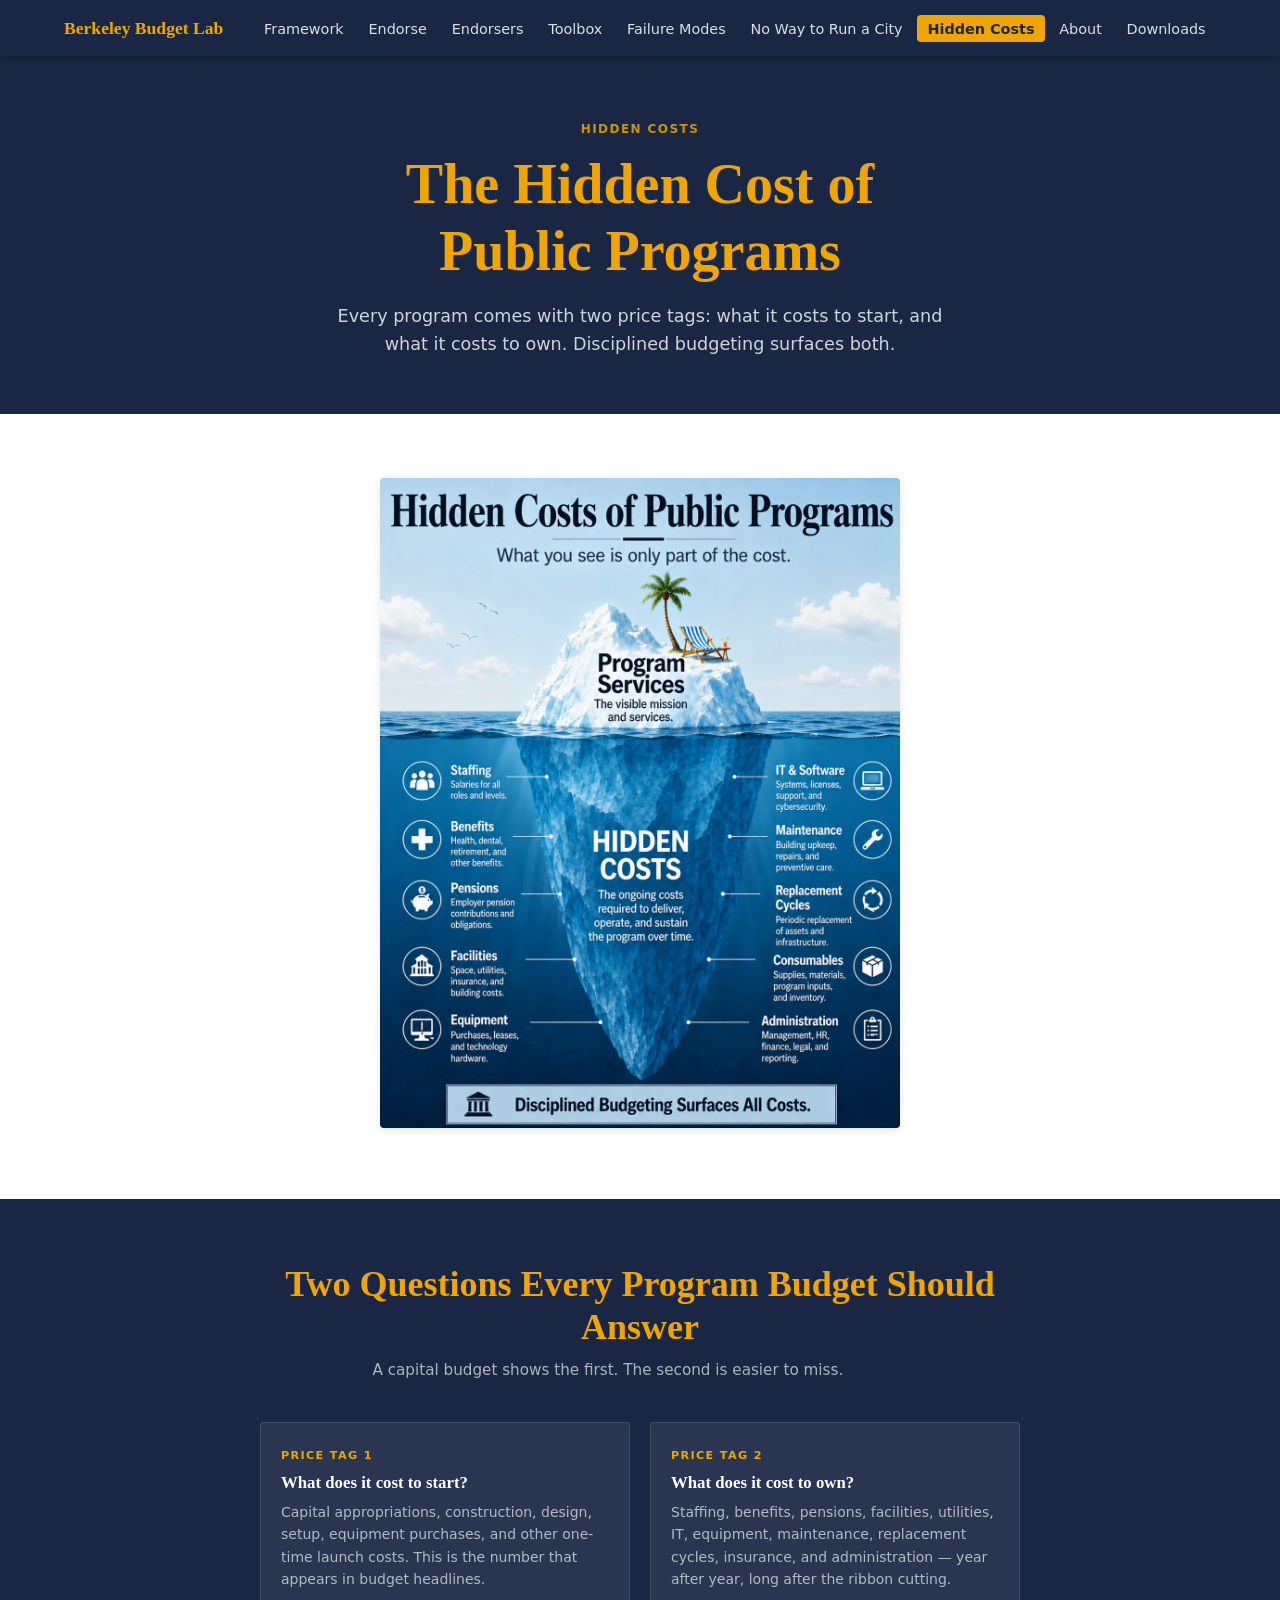
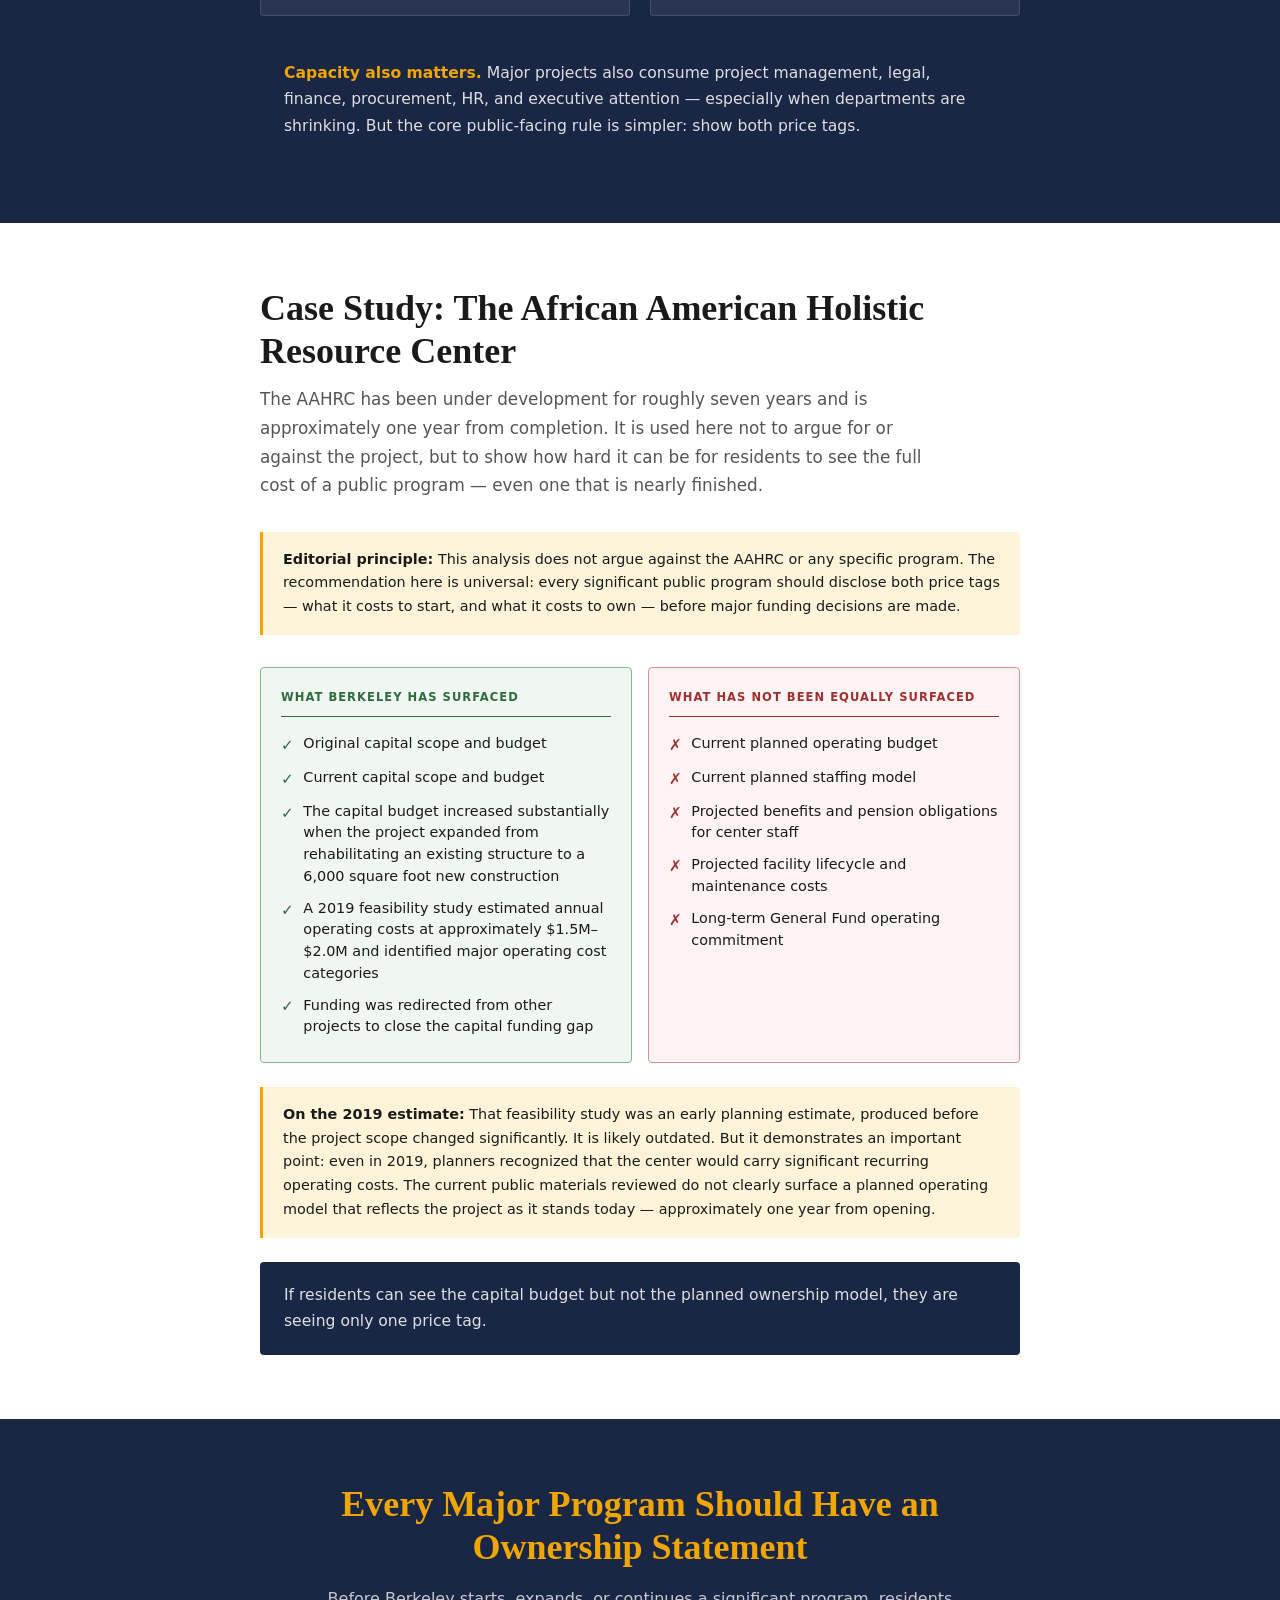
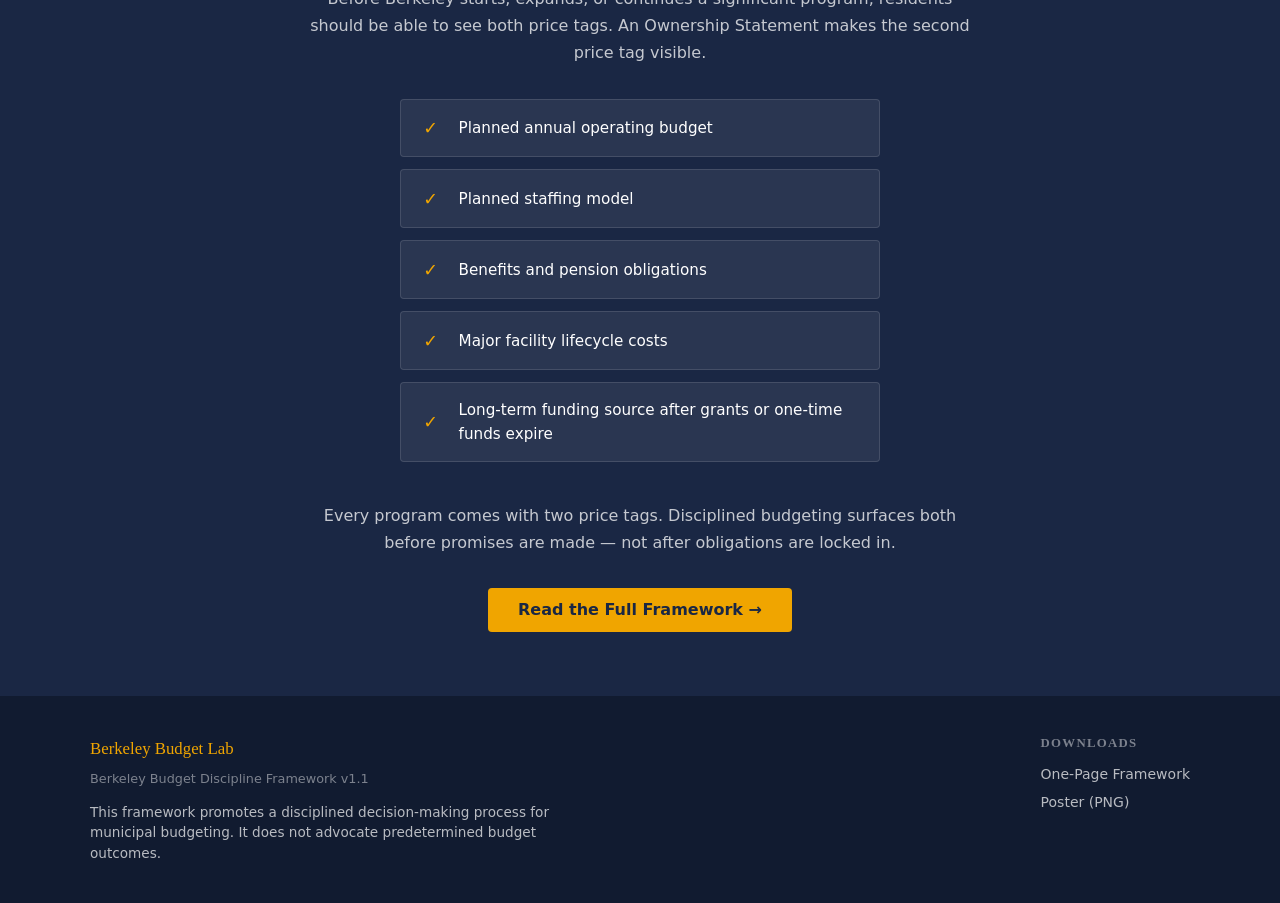
<file: hidden-cost.html>
<!DOCTYPE html>
<html lang="en">
<head>
  <meta charset="UTF-8">
  <meta name="viewport" content="width=device-width, initial-scale=1.0">
  <title>The Hidden Cost of Public Programs — Berkeley Budget Lab</title>
  <meta name="description" content="Every public program comes with two price tags: what it costs to start, and what it costs to own. Disciplined budgeting surfaces both.">
  <link rel="stylesheet" href="assets/css/style.css">
  <style>
    .hc-hero {
      background: var(--navy);
      padding: 64px 1.5rem 56px;
      text-align: center;
    }
    .hc-hero-label {
      font-family: var(--font-sans);
      font-size: 0.75rem;
      font-weight: 700;
      letter-spacing: 0.12em;
      text-transform: uppercase;
      color: var(--gold);
      opacity: 0.85;
      margin-bottom: 0.75rem;
      display: block;
    }
    .hc-hero h1 {
      color: var(--gold);
      margin-bottom: 1rem;
      max-width: 18ch;
      margin-left: auto;
      margin-right: auto;
    }
    .hc-hero p {
      color: rgba(255,255,255,0.8);
      font-size: 1.1rem;
      max-width: 56ch;
      margin: 0 auto;
    }

    /* Iceberg section */
    .hc-iceberg {
      background: var(--white);
      padding: 4rem 1.5rem;
      text-align: center;
    }
    .hc-iceberg img {
      max-width: 520px;
      width: 100%;
      border-radius: var(--radius);
      box-shadow: var(--shadow);
    }
    .hc-iceberg-caption {
      font-family: var(--font-sans);
      font-size: 0.85rem;
      color: var(--text-muted);
      margin-top: 1rem;
      font-style: italic;
    }

    /* Three questions */
    .hc-questions {
      background: var(--navy);
      padding: 4rem 1.5rem;
    }
    .hc-questions-inner {
      max-width: 760px;
      margin: 0 auto;
    }
    .hc-questions h2 {
      color: var(--gold);
      text-align: center;
      margin-bottom: 0.5rem;
    }
    .hc-questions-sub {
      text-align: center;
      color: rgba(255,255,255,0.65);
      font-size: 0.95rem;
      margin-bottom: 2.5rem;
      font-family: var(--font-sans);
    }
    .hc-q-grid {
      display: grid;
      grid-template-columns: repeat(3, 1fr);
      gap: 1.25rem;
    }
    @media (max-width: 600px) {
      .hc-q-grid { grid-template-columns: 1fr; }
    }
    .hc-q-card {
      background: rgba(255,255,255,0.07);
      border: 1px solid rgba(255,255,255,0.12);
      border-radius: var(--radius);
      padding: 1.5rem 1.25rem;
    }
    .hc-q-num {
      font-family: var(--font-sans);
      font-size: 0.7rem;
      font-weight: 700;
      letter-spacing: 0.12em;
      text-transform: uppercase;
      color: var(--gold);
      margin-bottom: 0.5rem;
      display: block;
    }
    .hc-q-card h3 {
      color: var(--white);
      font-size: 1.05rem;
      margin-bottom: 0.5rem;
    }
    .hc-q-card p {
      color: rgba(255,255,255,0.65);
      font-size: 0.875rem;
      line-height: 1.6;
      margin: 0;
    }

    /* Capacity section */
    .hc-capacity {
      background: var(--gray-bg);
      padding: 4rem 1.5rem;
    }
    .hc-capacity-inner {
      max-width: 760px;
      margin: 0 auto;
    }
    .hc-capacity h2 {
      margin-bottom: 0.75rem;
    }
    .hc-capacity-lede {
      font-size: 1.05rem;
      color: var(--text-muted);
      max-width: 62ch;
      margin-bottom: 2rem;
      line-height: 1.7;
    }
    .hc-capacity-grid {
      display: grid;
      grid-template-columns: 1fr 1fr;
      gap: 0.75rem;
    }
    @media (max-width: 560px) {
      .hc-capacity-grid { grid-template-columns: 1fr; }
    }
    .hc-capacity-item {
      background: var(--white);
      border: 1px solid var(--gray-mid);
      border-radius: var(--radius);
      padding: 0.75rem 1rem;
      font-family: var(--font-sans);
      font-size: 0.875rem;
      color: var(--navy);
      font-weight: 500;
    }
    .hc-capacity-note {
      margin-top: 1.5rem;
      padding: 1.25rem 1.5rem;
      background: var(--navy);
      color: rgba(255,255,255,0.85);
      border-radius: var(--radius);
      font-size: 0.975rem;
      line-height: 1.7;
    }
    .hc-capacity-note strong { color: var(--gold); }

    /* Case study */
    .hc-case {
      background: var(--white);
      padding: 4rem 1.5rem;
    }
    .hc-case-inner {
      max-width: 760px;
      margin: 0 auto;
    }
    .hc-case h2 { margin-bottom: 0.75rem; }
    .hc-case-lede {
      font-size: 1.05rem;
      color: var(--text-muted);
      max-width: 62ch;
      margin-bottom: 2rem;
      line-height: 1.7;
    }
    .hc-disclaimer {
      background: var(--gold-light);
      border-left: 3px solid var(--gold);
      border-radius: 0 var(--radius) var(--radius) 0;
      padding: 1rem 1.25rem;
      margin-bottom: 2rem;
      font-size: 0.9rem;
      color: var(--text);
      line-height: 1.65;
    }
    .hc-q-list {
      list-style: none;
      padding: 0;
      margin: 0;
      display: flex;
      flex-direction: column;
      gap: 0.6rem;
    }
    .hc-q-list li {
      display: flex;
      align-items: flex-start;
      gap: 0.75rem;
      font-size: 0.95rem;
      color: var(--text);
      line-height: 1.55;
    }
    .hc-q-group {
      margin-bottom: 1.5rem;
    }
    .hc-q-group-label {
      font-family: var(--font-sans);
      font-size: 0.68rem;
      font-weight: 700;
      text-transform: uppercase;
      letter-spacing: 0.1em;
      color: var(--white);
      background: var(--navy);
      display: inline-block;
      padding: 0.2rem 0.6rem;
      border-radius: 20px;
      margin-bottom: 0.6rem;
    }
    .hc-q-list li::before {
      content: "?";
      font-family: var(--font-sans);
      font-weight: 700;
      font-size: 0.75rem;
      color: var(--white);
      background: var(--navy);
      border-radius: 50%;
      width: 1.35rem;
      height: 1.35rem;
      display: flex;
      align-items: center;
      justify-content: center;
      flex-shrink: 0;
      margin-top: 0.1rem;
    }

    /* Side-by-side comparison */
    .hc-compare {
      display: grid;
      grid-template-columns: 1fr 1fr;
      gap: 1rem;
      margin: 1.5rem 0;
    }
    @media (max-width: 600px) {
      .hc-compare { grid-template-columns: 1fr; }
    }
    .hc-compare-col {
      border-radius: var(--radius);
      padding: 1.25rem 1.25rem 1.5rem;
    }
    .hc-compare-col.surfaced {
      background: #f0f7f1;
      border: 1px solid #7eba8a;
    }
    .hc-compare-col.not-surfaced {
      background: #fdf3f3;
      border: 1px solid #d89090;
    }
    .hc-compare-header {
      font-family: var(--font-sans);
      font-size: 0.72rem;
      font-weight: 700;
      text-transform: uppercase;
      letter-spacing: 0.09em;
      margin-bottom: 1rem;
      padding-bottom: 0.6rem;
      border-bottom: 1px solid currentColor;
    }
    .hc-compare-col.surfaced .hc-compare-header { color: #2e6b3e; }
    .hc-compare-col.not-surfaced .hc-compare-header { color: #a03030; }
    .hc-compare-list {
      list-style: none;
      padding: 0;
      margin: 0;
      display: flex;
      flex-direction: column;
      gap: 0.65rem;
    }
    .hc-compare-list li {
      display: flex;
      align-items: flex-start;
      gap: 0.6rem;
      font-size: 0.9rem;
      line-height: 1.5;
      color: var(--text);
    }
    .hc-check {
      font-size: 0.95rem;
      color: #2e6b3e;
      flex-shrink: 0;
      margin-top: 0.05rem;
    }
    .hc-cross {
      font-size: 0.95rem;
      color: #a03030;
      flex-shrink: 0;
      margin-top: 0.05rem;
    }
    .hc-estimate-note {
      background: var(--gold-light);
      border-left: 3px solid var(--gold);
      border-radius: 0 var(--radius) var(--radius) 0;
      padding: 1rem 1.25rem;
      margin-top: 1.5rem;
      font-size: 0.9rem;
      color: var(--text);
      line-height: 1.65;
    }

    /* Rule */
    .hc-rule {
      background: var(--navy);
      padding: 4rem 1.5rem;
      text-align: center;
    }
    .hc-rule-inner {
      max-width: 680px;
      margin: 0 auto;
    }
    .hc-rule h2 { color: var(--gold); margin-bottom: 1rem; }
    .hc-rule p { color: rgba(255,255,255,0.75); font-size: 1rem; line-height: 1.7; margin-bottom: 2rem; }
    .hc-rule-checklist {
      display: flex;
      flex-direction: column;
      gap: 0.75rem;
      text-align: left;
      margin: 0 auto 2.5rem;
      max-width: 480px;
    }
    .hc-rule-item {
      display: flex;
      align-items: center;
      gap: 1rem;
      background: rgba(255,255,255,0.07);
      border: 1px solid rgba(255,255,255,0.12);
      border-radius: var(--radius);
      padding: 0.9rem 1.1rem;
    }
    .hc-rule-num {
      font-family: var(--font-sans);
      font-size: 1.1rem;
      font-weight: 700;
      color: var(--gold);
      flex-shrink: 0;
      width: 1.5rem;
      text-align: center;
    }
    .hc-rule-text {
      color: var(--white);
      font-size: 0.95rem;
      font-family: var(--font-sans);
      font-weight: 500;
    }
  </style>
</head>
<body>

<nav class="site-nav" aria-label="Site navigation">
  <div class="nav-inner">
    <a href="index.html" class="nav-brand">Berkeley Budget Lab</a>
    <button class="nav-hamburger" aria-expanded="false" aria-controls="nav-menu" aria-label="Toggle navigation">
      <span></span><span></span><span></span>
    </button>
    <ul class="nav-links" id="nav-menu">
      <li><a href="framework.html">Framework</a></li>
      <li><a href="endorse.html">Endorse</a></li>
      <li><a href="endorsers.html">Endorsers</a></li>
      <li><a href="toolbox.html">Toolbox</a></li>
      <li><a href="case-studies.html">Failure Modes</a></li>
      <li><a href="no-way.html">No Way to Run a City</a></li>
      <li><a href="hidden-cost.html">Hidden Costs</a></li>
      <li><a href="about.html">About</a></li>
      <li><a href="index.html#downloads">Downloads</a></li>
    </ul>
  </div>
</nav>

<main>

  <!-- Hero -->
  <header class="hc-hero">
    <span class="hc-hero-label">Hidden Costs</span>
    <h1>The Hidden Cost of Public Programs</h1>
    <p>Every program comes with two price tags: what it costs to start, and what it costs to own. Disciplined budgeting surfaces both.</p>
  </header>

  <!-- Iceberg graphic -->
  <section class="hc-iceberg">
    <img src="assets/img/iceberg.png" alt="An iceberg diagram showing Program Services visible above water and twelve hidden cost categories submerged below: staffing, benefits, pensions, facilities, equipment, IT and software, maintenance, replacement cycles, consumables, and administration.">

  </section>

  <!-- Two questions -->
  <section class="hc-questions">
    <div class="hc-questions-inner">
      <h2>Two Questions Every Program Budget Should Answer</h2>
      <p class="hc-questions-sub">A capital budget shows the first. The second is easier to miss.</p>
      <div class="hc-q-grid" style="grid-template-columns: 1fr 1fr;">
        <div class="hc-q-card fade-in">
          <span class="hc-q-num">Price Tag 1</span>
          <h3>What does it cost to start?</h3>
          <p>Capital appropriations, construction, design, setup, equipment purchases, and other one-time launch costs. This is the number that appears in budget headlines.</p>
        </div>
        <div class="hc-q-card fade-in">
          <span class="hc-q-num">Price Tag 2</span>
          <h3>What does it cost to own?</h3>
          <p>Staffing, benefits, pensions, facilities, utilities, IT, equipment, maintenance, replacement cycles, insurance, and administration — year after year, long after the ribbon cutting.</p>
        </div>
      </div>
      <div class="hc-capacity-note fade-in" style="margin-top:1.5rem;">
        <strong>Capacity also matters.</strong> Major projects also consume project management, legal, finance, procurement, HR, and executive attention — especially when departments are shrinking. But the core public-facing rule is simpler: show both price tags.
      </div>
    </div>
  </section>

  <!-- Case study -->
  <section class="hc-case">
    <div class="hc-case-inner">
      <h2 class="fade-in">Case Study: The African American Holistic Resource Center</h2>
      <p class="hc-case-lede fade-in">The AAHRC has been under development for roughly seven years and is approximately one year from completion. It is used here not to argue for or against the project, but to show how hard it can be for residents to see the full cost of a public program — even one that is nearly finished.</p>

      <div class="hc-disclaimer fade-in">
        <strong>Editorial principle:</strong> This analysis does not argue against the AAHRC or any specific program. The recommendation here is universal: every significant public program should disclose both price tags — what it costs to start, and what it costs to own — before major funding decisions are made.
      </div>

      <!-- Side-by-side comparison -->
      <div class="hc-compare fade-in">
        <div class="hc-compare-col surfaced">
          <div class="hc-compare-header">What Berkeley Has Surfaced</div>
          <ul class="hc-compare-list">
            <li><span class="hc-check">✓</span> Original capital scope and budget</li>
            <li><span class="hc-check">✓</span> Current capital scope and budget</li>
            <li><span class="hc-check">✓</span> The capital budget increased substantially when the project expanded from rehabilitating an existing structure to a 6,000 square foot new construction</li>
            <li><span class="hc-check">✓</span> A 2019 feasibility study estimated annual operating costs at approximately $1.5M–$2.0M and identified major operating cost categories</li>
            <li><span class="hc-check">✓</span> Funding was redirected from other projects to close the capital funding gap</li>
          </ul>
        </div>
        <div class="hc-compare-col not-surfaced">
          <div class="hc-compare-header">What Has Not Been Equally Surfaced</div>
          <ul class="hc-compare-list">
            <li><span class="hc-cross">✗</span> Current planned operating budget</li>
            <li><span class="hc-cross">✗</span> Current planned staffing model</li>
            <li><span class="hc-cross">✗</span> Projected benefits and pension obligations for center staff</li>
            <li><span class="hc-cross">✗</span> Projected facility lifecycle and maintenance costs</li>
            <li><span class="hc-cross">✗</span> Long-term General Fund operating commitment</li>
          </ul>
        </div>
      </div>

      <div class="hc-estimate-note fade-in">
        <strong>On the 2019 estimate:</strong> That feasibility study was an early planning estimate, produced before the project scope changed significantly. It is likely outdated. But it demonstrates an important point: even in 2019, planners recognized that the center would carry significant recurring operating costs. The current public materials reviewed do not clearly surface a planned operating model that reflects the project as it stands today — approximately one year from opening.
      </div>

      <div class="hc-capacity-note fade-in" style="margin-top:1.5rem;">
        If residents can see the capital budget but not the planned ownership model, they are seeing only one price tag.
      </div>
    </div>
  </section>

  <!-- The rule -->
  <section class="hc-rule">
    <div class="hc-rule-inner">
      <h2>Every Major Program Should Have an Ownership Statement</h2>
      <p>Before Berkeley starts, expands, or continues a significant program, residents should be able to see both price tags. An Ownership Statement makes the second price tag visible.</p>
      <div class="hc-rule-checklist">
        <div class="hc-rule-item">
          <span class="hc-rule-num">✓</span>
          <span class="hc-rule-text">Planned annual operating budget</span>
        </div>
        <div class="hc-rule-item">
          <span class="hc-rule-num">✓</span>
          <span class="hc-rule-text">Planned staffing model</span>
        </div>
        <div class="hc-rule-item">
          <span class="hc-rule-num">✓</span>
          <span class="hc-rule-text">Benefits and pension obligations</span>
        </div>
        <div class="hc-rule-item">
          <span class="hc-rule-num">✓</span>
          <span class="hc-rule-text">Major facility lifecycle costs</span>
        </div>
        <div class="hc-rule-item">
          <span class="hc-rule-num">✓</span>
          <span class="hc-rule-text">Long-term funding source after grants or one-time funds expire</span>
        </div>
      </div>
      <p>Every program comes with two price tags. Disciplined budgeting surfaces both before promises are made — not after obligations are locked in.</p>
      <a href="framework.html" class="btn btn-primary">Read the Full Framework →</a>
    </div>
  </section>

</main>

<footer class="site-footer">
  <div class="footer-inner">
    <div>
      <div class="footer-brand">Berkeley Budget Lab</div>
      <div class="footer-version">Berkeley Budget Discipline Framework v1.1</div>
      <p class="footer-disclaimer">This framework promotes a disciplined decision-making process for municipal budgeting. It does not advocate predetermined budget outcomes.</p>
    </div>
    <div class="footer-downloads">
      <h4>Downloads</h4>
      <a href="assets/downloads/bbdf-one-page.pdf" download>One-Page Framework</a>
      <a href="assets/img/poster.png" target="_blank">Poster (PNG)</a>
    </div>
  </div>
</footer>

<script src="assets/js/main.js"></script>
</body>
</html>
</file>
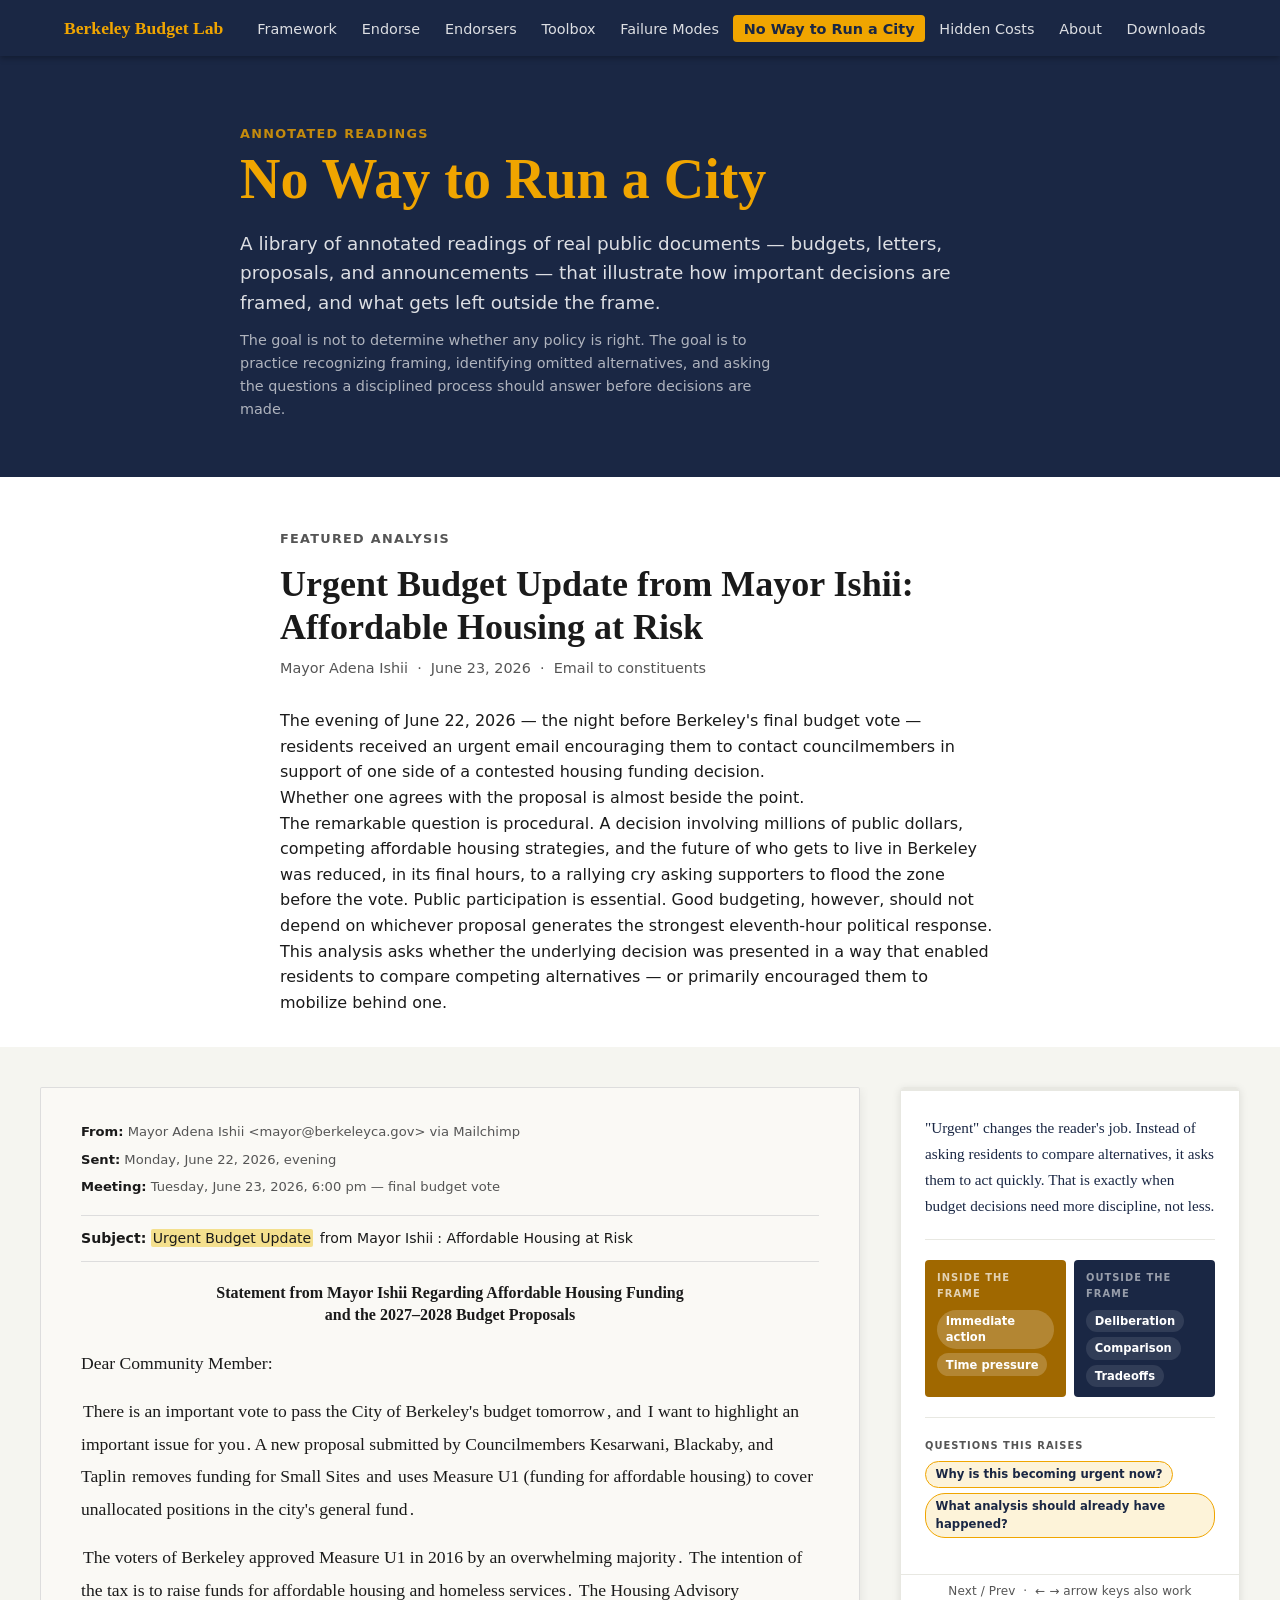
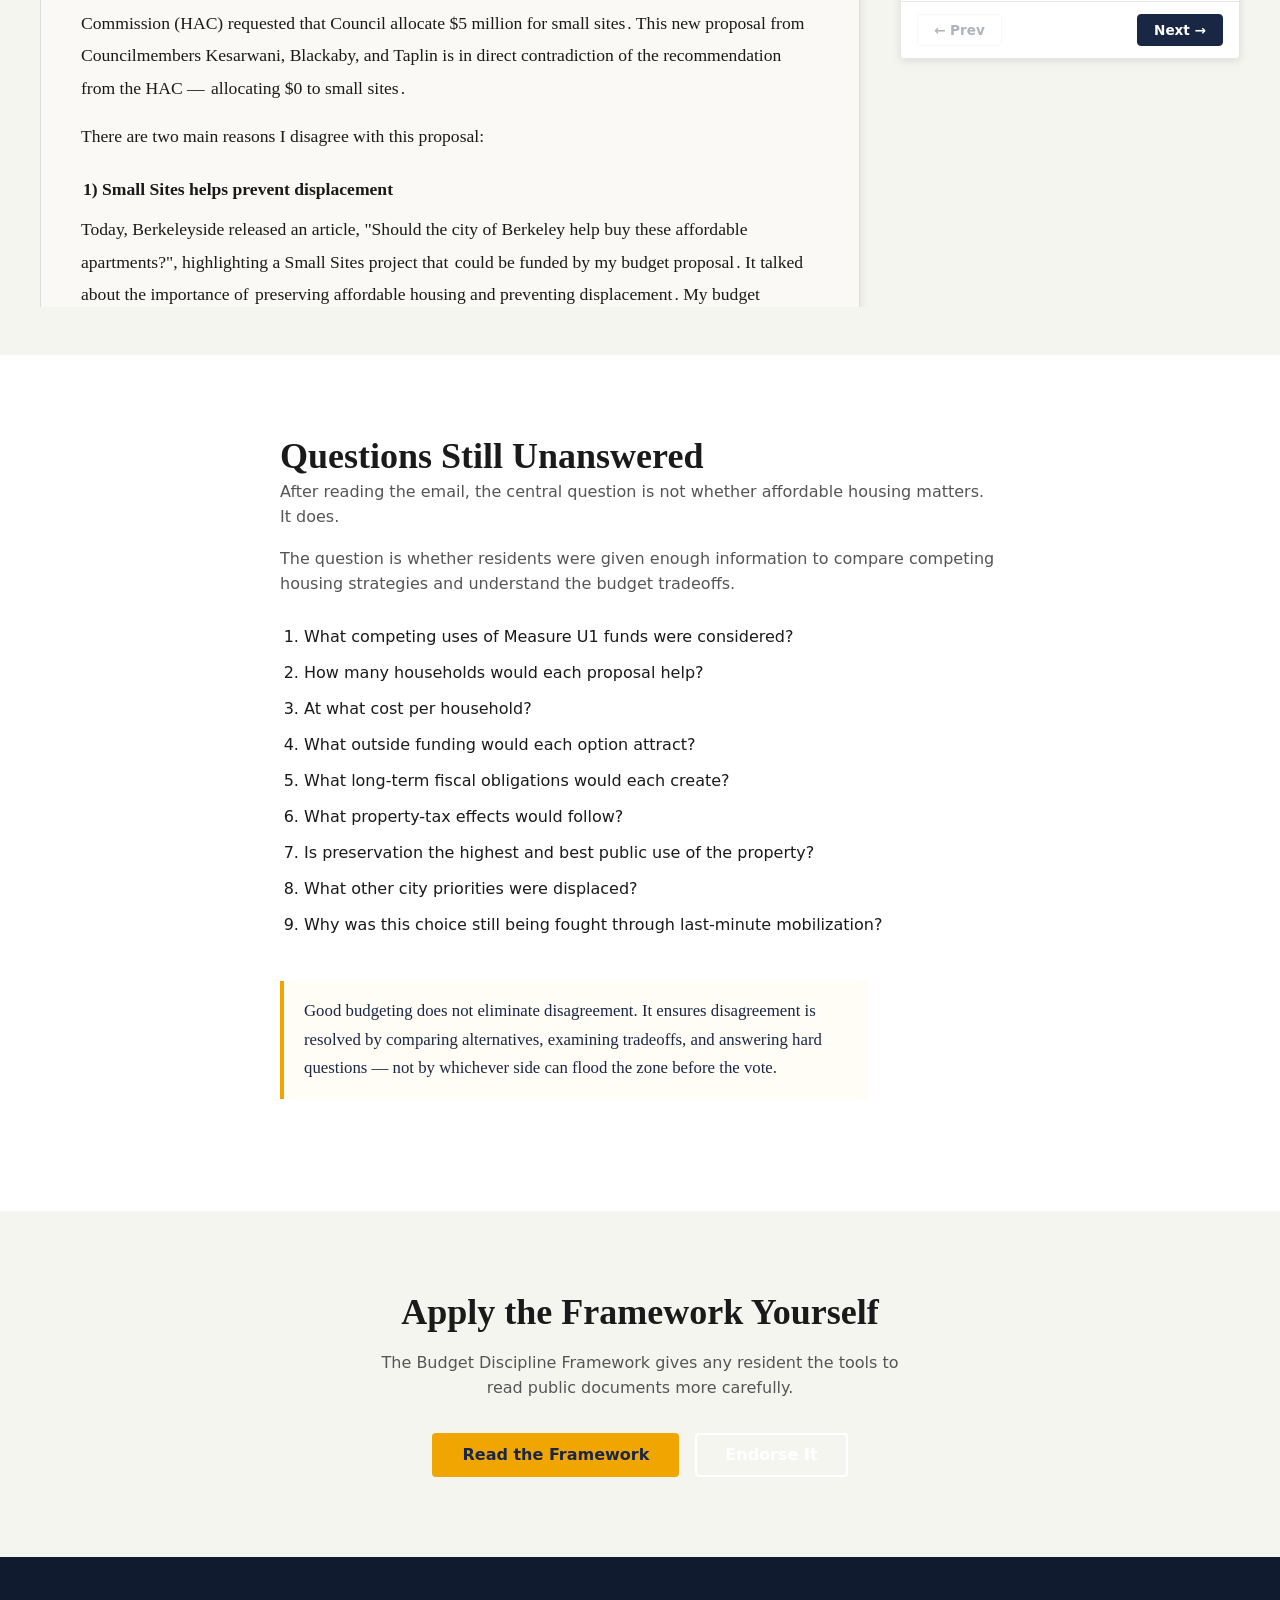
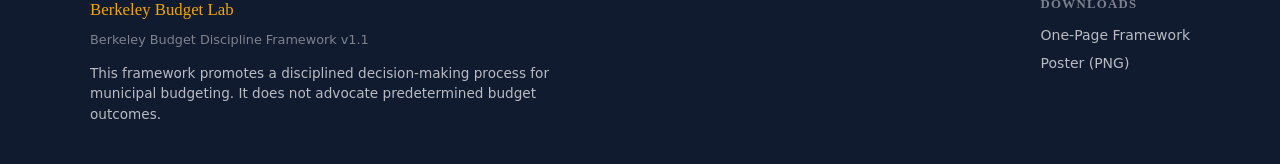
<file: no-way.html>
<!DOCTYPE html>
<html lang="en">
<head>
  <meta charset="UTF-8">
  <meta name="viewport" content="width=device-width, initial-scale=1.0">
  <title>No Way to Run a City — Berkeley Budget Discipline Framework</title>
  <meta name="description" content="Annotated readings of real public documents. How important decisions are framed — and what gets left out of the frame.">
  <link rel="stylesheet" href="assets/css/style.css">
</head>
<body>

<nav class="site-nav" aria-label="Site navigation">
  <div class="nav-inner">
    <a href="index.html" class="nav-brand">Berkeley Budget Lab</a>
    <button class="nav-hamburger" aria-expanded="false" aria-controls="nav-menu" aria-label="Toggle navigation">
      <span></span><span></span><span></span>
    </button>
    <ul class="nav-links" id="nav-menu">
      <li><a href="framework.html">Framework</a></li>
      <li><a href="endorse.html">Endorse</a></li>
      <li><a href="endorsers.html">Endorsers</a></li>
      <li><a href="toolbox.html">Toolbox</a></li>
      <li><a href="case-studies.html">Failure Modes</a></li>
      <li><a href="no-way.html">No Way to Run a City</a></li>
      <li><a href="hidden-cost.html">Hidden Costs</a></li>
      <li><a href="about.html">About</a></li>
      <li><a href="index.html#downloads">Downloads</a></li>
    </ul>
  </div>
</nav>

<main>

  <!-- ── Hero ── -->
  <header class="page-hero" style="background:var(--navy);padding:64px 1.5rem 56px;">
    <div style="max-width:800px;margin:0 auto;">
      <span class="section-label" style="color:var(--gold);opacity:0.8;">Annotated Readings</span>
      <h1 style="color:var(--gold);margin-bottom:1rem;">No Way to Run a City</h1>
      <p style="color:rgba(255,255,255,0.85);font-size:1.15rem;max-width:62ch;">A library of annotated readings of real public documents — budgets, letters, proposals, and announcements — that illustrate how important decisions are framed, and what gets left outside the frame.</p>
      <p style="color:rgba(255,255,255,0.65);font-size:0.9rem;max-width:60ch;margin-top:0.75rem;">The goal is not to determine whether any policy is right. The goal is to practice recognizing framing, identifying omitted alternatives, and asking the questions a disciplined process should answer before decisions are made.</p>
    </div>
  </header>

  <!-- ── Featured Analysis Intro ── -->
  <section class="scene bg-white" style="padding-top:3rem;padding-bottom:2rem;">
    <div style="max-width:720px;margin:0 auto;">
      <span class="section-label">Featured Analysis</span>
      <h2 style="margin-top:0.75rem;margin-bottom:0.5rem;">Urgent Budget Update from Mayor Ishii: Affordable Housing at Risk</h2>
      <p style="color:var(--text-muted);font-size:0.9rem;margin-bottom:1.75rem;">Mayor Adena Ishii &nbsp;·&nbsp; June 23, 2026 &nbsp;·&nbsp; Email to constituents</p>

      <p>The evening of June 22, 2026 — the night before Berkeley's final budget vote — residents received an urgent email encouraging them to contact councilmembers in support of one side of a contested housing funding decision.</p>

      <p>Whether one agrees with the proposal is almost beside the point.</p>

      <p>The remarkable question is procedural. A decision involving millions of public dollars, competing affordable housing strategies, and the future of who gets to live in Berkeley was reduced, in its final hours, to a rallying cry asking supporters to flood the zone before the vote. Public participation is essential. Good budgeting, however, should not depend on whichever proposal generates the strongest eleventh-hour political response.</p>

      <p>This analysis asks whether the underlying decision was presented in a way that enabled residents to compare competing alternatives — or primarily encouraged them to mobilize behind one.</p>
    </div>
  </section>

  <!-- ── Annotated Document ── -->
  <section class="nwtrc-section" id="nwtrc-section">
    <div class="nwtrc-two-col">

      <!-- Left: Document -->
      <div class="nwtrc-doc-col">
        <div class="doc-container">

          <div class="doc-meta">
            <div><strong>From:</strong> Mayor Adena Ishii &lt;mayor@berkeleyca.gov&gt; via Mailchimp</div>
            <div><strong>Sent:</strong> Monday, June 22, 2026, evening</div>
            <div><strong>Meeting:</strong> Tuesday, June 23, 2026, 6:00 pm — final budget vote</div>
          </div>

          <div class="doc-subject-line-single">
            <strong>Subject:</strong>
            <span class="doc-phrase" data-passage="1">Urgent Budget Update</span><span class="doc-phrase" data-passage="2"> from Mayor Ishii</span><span class="doc-phrase" data-passage="3">: Affordable Housing at Risk</span>
          </div>

          <div class="doc-title">Statement from Mayor Ishii Regarding Affordable Housing Funding<br>and the 2027–2028 Budget Proposals</div>

          <div class="doc-salutation doc-p">Dear Community Member:</div>

          <p class="doc-p"><span class="doc-phrase" data-passage="4">There is an important vote to pass the City of Berkeley's budget tomorrow</span>, and <span class="doc-phrase" data-passage="5">I want to highlight an important issue for you</span>. A new proposal submitted by Councilmembers Kesarwani, Blackaby, and Taplin <span class="doc-phrase" data-passage="6">removes funding for Small Sites</span> and <span class="doc-phrase" data-passage="7">uses Measure U1 (funding for affordable housing) to cover unallocated positions in the city's general fund</span>.</p>

          <p class="doc-p"><span class="doc-phrase" data-passage="8">The voters of Berkeley approved Measure U1 in 2016 by an overwhelming majority</span>. <span class="doc-phrase" data-passage="9">The intention of the tax is to raise funds for affordable housing and homeless services</span>. <span class="doc-phrase" data-passage="10">The Housing Advisory Commission (HAC) requested that Council allocate $5 million for small sites</span>. This new proposal from Councilmembers Kesarwani, Blackaby, and Taplin is in direct contradiction of the recommendation from the HAC — <span class="doc-phrase" data-passage="11">allocating $0 to small sites</span>.</p>

          <p class="doc-p">There are two main reasons I disagree with this proposal:</p>

          <p class="doc-subhead"><span class="doc-phrase" data-passage="12">1) Small Sites helps prevent displacement</span></p>
          <p class="doc-p">Today, Berkeleyside released an article, "Should the city of Berkeley help buy these affordable apartments?", highlighting a Small Sites project that <span class="doc-phrase" data-passage="13">could be funded by my budget proposal</span>. It talked about the importance of <span class="doc-phrase" data-passage="14">preserving affordable housing and preventing displacement</span>. My budget proposal would provide funding to <span class="doc-phrase" data-passage="15">support Small Sites</span>.</p>

          <p class="doc-subhead"><span class="doc-phrase" data-passage="16">2) Accountability and Transparency Matter</span></p>
          <p class="doc-p">As Mayor, accountability and transparency have been central to my work, and as the former President of the League of Women Voters, I know that this is a good governance issue. If we pass a tax, we need to <span class="doc-phrase" data-passage="17">ensure that the funding goes to its intended purposes</span>. <span class="doc-phrase" data-passage="18">We want the voters and our residents to trust us</span>.</p>

          <p class="doc-subhead"><span class="doc-phrase" data-passage="19">What can you do?</span></p>
          <p class="doc-p">I encourage everyone to <span class="doc-phrase" data-passage="20">write to your Councilmembers (<a href="mailto:council@berkeleyca.gov">council@berkeleyca.gov</a>), come to the council meeting, or participate in the meeting online</span>. <span class="doc-phrase" data-passage="21">If you agree with me</span>, thank Councilmembers <span class="doc-phrase" data-passage="23">Humert <span class="sic">[sic]</span></span>, Tregub, and O'Keefe for their support and encourage the other Councilmembers to support my budget.</p>

          <p class="doc-p"><span class="doc-phrase" data-passage="22">Tomorrow's meeting takes place at 6:00 pm</span> at the BUSD Board Room, 1231 Addison Street.</p>

          <div class="doc-closing">
            <p>In community,</p>
            <p><strong>Adena Ishii</strong><br>Berkeley Mayor</p>
          </div>

        </div>
      </div>

      <!-- Right: Annotation panel -->
      <aside class="nwtrc-panel-col" aria-label="Annotation and framework questions">
        <div class="nwtrc-panel">
          <div class="nwtrc-progress-bar"><div class="nwtrc-progress-fill" id="nwtrc-progress"></div></div>

        <div class="nwtrc-card active" data-passage="1">
          <div class="nwtrc-annotation">"Urgent" changes the reader's job. Instead of asking residents to compare alternatives, it asks them to act quickly. That is exactly when budget decisions need more discipline, not less.</div>
          <div class="nwtrc-frame-panels">
            <div class="nwtrc-frame-panel inside"><span class="nwtrc-frame-label">Inside the frame</span><div class="nwtrc-frame-chips"><span class="nwtrc-frame-chip">Immediate action</span><span class="nwtrc-frame-chip">Time pressure</span></div></div>
            <div class="nwtrc-frame-panel outside"><span class="nwtrc-frame-label">Outside the frame</span><div class="nwtrc-frame-chips"><span class="nwtrc-frame-chip">Deliberation</span><span class="nwtrc-frame-chip">Comparison</span><span class="nwtrc-frame-chip">Tradeoffs</span></div></div>
          </div>
          <div class="nwtrc-meta-section"><div class="nwtrc-meta-label">Questions this raises</div><div class="nwtrc-questions-row"><span class="nwtrc-q-chip">Why is this becoming urgent now?</span><span class="nwtrc-q-chip">What analysis should already have happened?</span></div></div>
        </div>

        <div class="nwtrc-card" data-passage="2">
          <div class="nwtrc-annotation">The Mayor is not just another advocate. The office carries institutional authority. When that authority is used to rally one side of a live budget fight, readers should notice the shift from public explanation to political mobilization.</div>
          <div class="nwtrc-frame-panels">
            <div class="nwtrc-frame-panel inside"><span class="nwtrc-frame-label">Inside the frame</span><div class="nwtrc-frame-chips"><span class="nwtrc-frame-chip">Official authority</span><span class="nwtrc-frame-chip">Mayor's preferred outcome</span></div></div>
            <div class="nwtrc-frame-panel outside"><span class="nwtrc-frame-label">Outside the frame</span><div class="nwtrc-frame-chips"><span class="nwtrc-frame-chip">Competing proposals</span><span class="nwtrc-frame-chip">Neutral comparison</span></div></div>
          </div>
          <div class="nwtrc-meta-section"><div class="nwtrc-meta-label">Questions this raises</div><div class="nwtrc-questions-row"><span class="nwtrc-q-chip">Is this informing residents or organizing pressure?</span><span class="nwtrc-q-chip">What would a neutral budget update include?</span></div></div>
        </div>

        <div class="nwtrc-card" data-passage="3">
          <div class="nwtrc-annotation">This frames the choice before the facts are presented. It suggests that affordable housing itself is threatened, rather than one housing strategy competing with another.</div>
          <div class="nwtrc-frame-panels">
            <div class="nwtrc-frame-panel inside"><span class="nwtrc-frame-label">Inside the frame</span><div class="nwtrc-frame-chips"><span class="nwtrc-frame-chip">Threat</span><span class="nwtrc-frame-chip">Affordable housing</span></div></div>
            <div class="nwtrc-frame-panel outside"><span class="nwtrc-frame-label">Outside the frame</span><div class="nwtrc-frame-chips"><span class="nwtrc-frame-chip">Preservation vs. production</span><span class="nwtrc-frame-chip">Other eligible uses</span></div></div>
          </div>
          <div class="nwtrc-meta-section"><span class="nwtrc-meta-label">Questions this raises</span><div class="nwtrc-questions-row"><span class="nwtrc-q-chip">What exactly is at risk?</span><span class="nwtrc-q-chip">Affordable housing generally, or one funding approach?</span></div></div>
        </div>

        <div class="nwtrc-card" data-passage="4">
          <div class="nwtrc-annotation">A final budget vote is not supposed to be the first moment residents learn what is at stake. Last-minute urgency is often a symptom of a process that failed to make choices clear earlier.</div>
          <div class="nwtrc-frame-panels">
            <div class="nwtrc-frame-panel inside"><span class="nwtrc-frame-label">Inside the frame</span><div class="nwtrc-frame-chips"><span class="nwtrc-frame-chip">Tomorrow's vote</span></div></div>
            <div class="nwtrc-frame-panel outside"><span class="nwtrc-frame-label">Outside the frame</span><div class="nwtrc-frame-chips"><span class="nwtrc-frame-chip">Months of budget process</span><span class="nwtrc-frame-chip">Earlier decision points</span></div></div>
          </div>
          <div class="nwtrc-meta-section"><span class="nwtrc-meta-label">Questions this raises</span><div class="nwtrc-questions-row"><span class="nwtrc-q-chip">When were the alternatives made visible?</span><span class="nwtrc-q-chip">Why is public pressure being summoned now?</span></div></div>
        </div>

        <div class="nwtrc-card" data-passage="5">
          <div class="nwtrc-annotation">That sounds like an update. But the email is not a balanced explanation of a budget issue. It is an argument for one outcome and a request to mobilize support.</div>
          <div class="nwtrc-frame-panels">
            <div class="nwtrc-frame-panel inside"><span class="nwtrc-frame-label">Inside the frame</span><div class="nwtrc-frame-chips"><span class="nwtrc-frame-chip">One issue</span><span class="nwtrc-frame-chip">One preferred position</span></div></div>
            <div class="nwtrc-frame-panel outside"><span class="nwtrc-frame-label">Outside the frame</span><div class="nwtrc-frame-chips"><span class="nwtrc-frame-chip">Full budget context</span><span class="nwtrc-frame-chip">Competing priorities</span></div></div>
          </div>
          <div class="nwtrc-meta-section"><span class="nwtrc-meta-label">Questions this raises</span><div class="nwtrc-questions-row"><span class="nwtrc-q-chip">What is being explained?</span><span class="nwtrc-q-chip">What is being advocated?</span></div></div>
        </div>

        <div class="nwtrc-card" data-passage="6">
          <div class="nwtrc-annotation">"Removes" makes the alternative sound like subtraction. But every budget choice moves money away from something. The missing question is what the alternative funds instead, and why its authors thought that tradeoff was justified.</div>
          <div class="nwtrc-frame-panels">
            <div class="nwtrc-frame-panel inside"><span class="nwtrc-frame-label">Inside the frame</span><div class="nwtrc-frame-chips"><span class="nwtrc-frame-chip">Loss to Small Sites</span></div></div>
            <div class="nwtrc-frame-panel outside"><span class="nwtrc-frame-label">Outside the frame</span><div class="nwtrc-frame-chips"><span class="nwtrc-frame-chip">The alternative use</span><span class="nwtrc-frame-chip">Reason for the tradeoff</span></div></div>
          </div>
          <div class="nwtrc-meta-section"><span class="nwtrc-meta-label">Questions this raises</span><div class="nwtrc-questions-row"><span class="nwtrc-q-chip">What does the alternative fund?</span><span class="nwtrc-q-chip">What tradeoff is being made?</span></div></div>
        </div>

        <div class="nwtrc-card" data-passage="7">
          <div class="nwtrc-annotation">This is the strongest claim in the opening paragraph. It deserves a plain comparison: what positions, what legal authority, what housing funds, and what consequences under each option?</div>
          <div class="nwtrc-frame-panels">
            <div class="nwtrc-frame-panel inside"><span class="nwtrc-frame-label">Inside the frame</span><div class="nwtrc-frame-chips"><span class="nwtrc-frame-chip">Diversion from housing</span></div></div>
            <div class="nwtrc-frame-panel outside"><span class="nwtrc-frame-label">Outside the frame</span><div class="nwtrc-frame-chips"><span class="nwtrc-frame-chip">General Fund pressure</span><span class="nwtrc-frame-chip">Service impacts</span><span class="nwtrc-frame-chip">Legal constraints</span></div></div>
          </div>
          <div class="nwtrc-meta-section"><span class="nwtrc-meta-label">Questions this raises</span><div class="nwtrc-questions-row"><span class="nwtrc-q-chip">What positions are being funded?</span><span class="nwtrc-q-chip">Is this legal, wise, both, or neither?</span><span class="nwtrc-q-chip">What happens if the positions are not funded?</span></div></div>
        </div>

        <div class="nwtrc-card" data-passage="8">
          <div class="nwtrc-annotation">Voter approval establishes permission to spend within a broad purpose. It does not decide every later priority within that purpose.</div>
          <div class="nwtrc-frame-panels">
            <div class="nwtrc-frame-panel inside"><span class="nwtrc-frame-label">Inside the frame</span><div class="nwtrc-frame-chips"><span class="nwtrc-frame-chip">Voter intent</span><span class="nwtrc-frame-chip">Broad authorization</span></div></div>
            <div class="nwtrc-frame-panel outside"><span class="nwtrc-frame-label">Outside the frame</span><div class="nwtrc-frame-chips"><span class="nwtrc-frame-chip">Current tradeoffs</span><span class="nwtrc-frame-chip">Competing eligible uses</span></div></div>
          </div>
          <div class="nwtrc-meta-section"><span class="nwtrc-meta-label">Questions this raises</span><div class="nwtrc-questions-row"><span class="nwtrc-q-chip">What did voters authorize?</span><span class="nwtrc-q-chip">What did they leave for future budget decisions?</span></div></div>
        </div>

        <div class="nwtrc-card" data-passage="9">
          <div class="nwtrc-annotation">This answers the category question. It does not answer the priority question. "Affordable housing" includes different strategies that serve different people in different ways.</div>
          <div class="nwtrc-frame-panels">
            <div class="nwtrc-frame-panel inside"><span class="nwtrc-frame-label">Inside the frame</span><div class="nwtrc-frame-chips"><span class="nwtrc-frame-chip">Affordable housing</span><span class="nwtrc-frame-chip">Homeless services</span></div></div>
            <div class="nwtrc-frame-panel outside"><span class="nwtrc-frame-label">Outside the frame</span><div class="nwtrc-frame-chips"><span class="nwtrc-frame-chip">Preservation vs. production</span><span class="nwtrc-frame-chip">Cost per household</span><span class="nwtrc-frame-chip">Outside funding</span></div></div>
          </div>
          <div class="nwtrc-meta-section"><span class="nwtrc-meta-label">Questions this raises</span><div class="nwtrc-questions-row"><span class="nwtrc-q-chip">Which affordable housing strategy?</span><span class="nwtrc-q-chip">Which households benefit?</span><span class="nwtrc-q-chip">At what cost?</span></div></div>
        </div>

        <div class="nwtrc-card" data-passage="10">
          <div class="nwtrc-annotation">Advisory bodies matter. But a recommendation is not a budgeting system. Council still has to compare that recommendation against other needs, other housing strategies, and the city's fiscal reality.</div>
          <div class="nwtrc-frame-panels">
            <div class="nwtrc-frame-panel inside"><span class="nwtrc-frame-label">Inside the frame</span><div class="nwtrc-frame-chips"><span class="nwtrc-frame-chip">Advisory recommendation</span></div></div>
            <div class="nwtrc-frame-panel outside"><span class="nwtrc-frame-label">Outside the frame</span><div class="nwtrc-frame-chips"><span class="nwtrc-frame-chip">Citywide priorities</span><span class="nwtrc-frame-chip">Fiscal constraints</span><span class="nwtrc-frame-chip">Competing recommendations</span></div></div>
          </div>
          <div class="nwtrc-meta-section"><span class="nwtrc-meta-label">Questions this raises</span><div class="nwtrc-questions-row"><span class="nwtrc-q-chip">What alternatives did HAC compare?</span><span class="nwtrc-q-chip">What evidence supported this amount?</span><span class="nwtrc-q-chip">What did Council compare it against?</span></div></div>
        </div>

        <div class="nwtrc-card" data-passage="11">
          <div class="nwtrc-annotation">Zero is rhetorically powerful. But a budget line at zero does not by itself tell us whether money was wasted, redirected, leveraged, or used for a higher priority.</div>
          <div class="nwtrc-frame-panels">
            <div class="nwtrc-frame-panel inside"><span class="nwtrc-frame-label">Inside the frame</span><div class="nwtrc-frame-chips"><span class="nwtrc-frame-chip">Zero for Small Sites</span></div></div>
            <div class="nwtrc-frame-panel outside"><span class="nwtrc-frame-label">Outside the frame</span><div class="nwtrc-frame-chips"><span class="nwtrc-frame-chip">Alternative benefit</span><span class="nwtrc-frame-chip">Comparative value</span></div></div>
          </div>
          <div class="nwtrc-meta-section"><span class="nwtrc-meta-label">Questions this raises</span><div class="nwtrc-questions-row"><span class="nwtrc-q-chip">Where did the money go?</span><span class="nwtrc-q-chip">What public benefit was expected instead?</span></div></div>
        </div>

        <div class="nwtrc-card" data-passage="12">
          <div class="nwtrc-annotation">This is a real policy goal. It is also not the only housing goal. Preserving existing units, building new units, leveraging outside money, and reducing future displacement are related but different choices.</div>
          <div class="nwtrc-frame-panels">
            <div class="nwtrc-frame-panel inside"><span class="nwtrc-frame-label">Inside the frame</span><div class="nwtrc-frame-chips"><span class="nwtrc-frame-chip">Current tenants</span><span class="nwtrc-frame-chip">Preventing displacement</span></div></div>
            <div class="nwtrc-frame-panel outside"><span class="nwtrc-frame-label">Outside the frame</span><div class="nwtrc-frame-chips"><span class="nwtrc-frame-chip">Future residents</span><span class="nwtrc-frame-chip">New affordable units</span><span class="nwtrc-frame-chip">Cost per household</span></div></div>
          </div>
          <div class="nwtrc-meta-section"><span class="nwtrc-meta-label">Questions this raises</span><div class="nwtrc-questions-row"><span class="nwtrc-q-chip">Preservation or production?</span><span class="nwtrc-q-chip">How many households are helped?</span><span class="nwtrc-q-chip">For how long?</span><span class="nwtrc-q-chip">At what cost?</span></div></div>
        </div>

        <div class="nwtrc-card" data-passage="13">
          <div class="nwtrc-annotation">The example personalizes the stakes. That can be useful. It can also narrow the frame from a citywide budget choice to one sympathetic project.</div>
          <div class="nwtrc-frame-panels">
            <div class="nwtrc-frame-panel inside"><span class="nwtrc-frame-label">Inside the frame</span><div class="nwtrc-frame-chips"><span class="nwtrc-frame-chip">A visible project</span><span class="nwtrc-frame-chip">A sympathetic story</span></div></div>
            <div class="nwtrc-frame-panel outside"><span class="nwtrc-frame-label">Outside the frame</span><div class="nwtrc-frame-chips"><span class="nwtrc-frame-chip">Portfolio-level analysis</span><span class="nwtrc-frame-chip">Other households</span><span class="nwtrc-frame-chip">Other projects</span></div></div>
          </div>
          <div class="nwtrc-meta-section"><span class="nwtrc-meta-label">Questions this raises</span><div class="nwtrc-questions-row"><span class="nwtrc-q-chip">Is this example typical?</span><span class="nwtrc-q-chip">How does it compare with other possible uses?</span></div></div>
        </div>

        <div class="nwtrc-card" data-passage="14">
          <div class="nwtrc-annotation">Preservation protects some existing residents. But the city also has to ask who is not in the building, who cannot afford to move here, and who pays for preserving this benefit over time.</div>
          <div class="nwtrc-frame-panels">
            <div class="nwtrc-frame-panel inside"><span class="nwtrc-frame-label">Inside the frame</span><div class="nwtrc-frame-chips"><span class="nwtrc-frame-chip">Existing residents</span><span class="nwtrc-frame-chip">Existing building</span></div></div>
            <div class="nwtrc-frame-panel outside"><span class="nwtrc-frame-label">Outside the frame</span><div class="nwtrc-frame-chips"><span class="nwtrc-frame-chip">People priced out</span><span class="nwtrc-frame-chip">Market-rate renters</span><span class="nwtrc-frame-chip">Taxpayers</span><span class="nwtrc-frame-chip">Future residents</span></div></div>
          </div>
          <div class="nwtrc-meta-section"><span class="nwtrc-meta-label">Questions this raises</span><div class="nwtrc-questions-row"><span class="nwtrc-q-chip">Who is inside the frame?</span><span class="nwtrc-q-chip">Who is outside it?</span><span class="nwtrc-q-chip">Who pays?</span></div></div>
        </div>

        <div class="nwtrc-card" data-passage="15">
          <div class="nwtrc-annotation">For public real estate choices, preservation should be compared with other possible public uses. Could the site produce more homes through redevelopment? Could existing tenants receive a right to return? Is acquisition the best use of scarce housing dollars?</div>
          <div class="nwtrc-frame-panels">
            <div class="nwtrc-frame-panel inside"><span class="nwtrc-frame-label">Inside the frame</span><div class="nwtrc-frame-chips"><span class="nwtrc-frame-chip">Acquire and preserve</span></div></div>
            <div class="nwtrc-frame-panel outside"><span class="nwtrc-frame-label">Outside the frame</span><div class="nwtrc-frame-chips"><span class="nwtrc-frame-chip">Redevelop</span><span class="nwtrc-frame-chip">Add density</span><span class="nwtrc-frame-chip">Right of return</span><span class="nwtrc-frame-chip">Partnership models</span></div></div>
          </div>
          <div class="nwtrc-meta-section"><span class="nwtrc-meta-label">Questions this raises</span><div class="nwtrc-questions-row"><span class="nwtrc-q-chip">Is this the highest and best public use?</span><span class="nwtrc-q-chip">What alternatives were considered?</span></div></div>
        </div>

        <div class="nwtrc-card" data-passage="16">
          <div class="nwtrc-annotation">The phrase is right. The email does not provide the analysis needed to satisfy it. Transparency is more than saying where money should go. It means showing the alternatives, tradeoffs, costs, and consequences.</div>
          <div class="nwtrc-frame-panels">
            <div class="nwtrc-frame-panel inside"><span class="nwtrc-frame-label">Inside the frame</span><div class="nwtrc-frame-chips"><span class="nwtrc-frame-chip">Good governance language</span></div></div>
            <div class="nwtrc-frame-panel outside"><span class="nwtrc-frame-label">Outside the frame</span><div class="nwtrc-frame-chips"><span class="nwtrc-frame-chip">Comparative analysis</span><span class="nwtrc-frame-chip">Outcome measures</span><span class="nwtrc-frame-chip">Tradeoffs</span></div></div>
          </div>
          <div class="nwtrc-meta-section"><span class="nwtrc-meta-label">Questions this raises</span><div class="nwtrc-questions-row"><span class="nwtrc-q-chip">What information would make this transparent?</span><span class="nwtrc-q-chip">What would accountability measure?</span></div></div>
        </div>

        <div class="nwtrc-card" data-passage="17">
          <div class="nwtrc-annotation">Purpose is not priority. A restricted fund can have multiple valid uses. The harder question is which valid use produces the best public result now.</div>
          <div class="nwtrc-frame-panels">
            <div class="nwtrc-frame-panel inside"><span class="nwtrc-frame-label">Inside the frame</span><div class="nwtrc-frame-chips"><span class="nwtrc-frame-chip">Intended purpose</span></div></div>
            <div class="nwtrc-frame-panel outside"><span class="nwtrc-frame-label">Outside the frame</span><div class="nwtrc-frame-chips"><span class="nwtrc-frame-chip">Best eligible use</span><span class="nwtrc-frame-chip">Current needs</span><span class="nwtrc-frame-chip">Measured outcomes</span></div></div>
          </div>
          <div class="nwtrc-meta-section"><span class="nwtrc-meta-label">Questions this raises</span><div class="nwtrc-questions-row"><span class="nwtrc-q-chip">Is the dispute about legality or priority?</span><span class="nwtrc-q-chip">Which eligible use produces more public value?</span></div></div>
        </div>

        <div class="nwtrc-card" data-passage="18">
          <div class="nwtrc-annotation">Trust is earned by showing the work. Residents should be able to see how options were compared, what tradeoffs were accepted, and why one proposal beat another.</div>
          <div class="nwtrc-frame-panels">
            <div class="nwtrc-frame-panel inside"><span class="nwtrc-frame-label">Inside the frame</span><div class="nwtrc-frame-chips"><span class="nwtrc-frame-chip">Trust</span></div></div>
            <div class="nwtrc-frame-panel outside"><span class="nwtrc-frame-label">Outside the frame</span><div class="nwtrc-frame-chips"><span class="nwtrc-frame-chip">Evidence</span><span class="nwtrc-frame-chip">Alternatives</span><span class="nwtrc-frame-chip">Decision criteria</span></div></div>
          </div>
          <div class="nwtrc-meta-section"><span class="nwtrc-meta-label">Questions this raises</span><div class="nwtrc-questions-row"><span class="nwtrc-q-chip">What would let residents verify the choice?</span><span class="nwtrc-q-chip">Where is the comparison?</span></div></div>
        </div>

        <div class="nwtrc-card" data-passage="19">
          <div class="nwtrc-annotation">This is where the document stops explaining and starts organizing. Public participation matters. But a city budget should not be settled by which side can generate the most pressure at the last minute.</div>
          <div class="nwtrc-frame-panels">
            <div class="nwtrc-frame-panel inside"><span class="nwtrc-frame-label">Inside the frame</span><div class="nwtrc-frame-chips"><span class="nwtrc-frame-chip">Action</span><span class="nwtrc-frame-chip">Mobilization</span></div></div>
            <div class="nwtrc-frame-panel outside"><span class="nwtrc-frame-label">Outside the frame</span><div class="nwtrc-frame-chips"><span class="nwtrc-frame-chip">Deliberative process</span><span class="nwtrc-frame-chip">Neutral public information</span></div></div>
          </div>
          <div class="nwtrc-meta-section"><span class="nwtrc-meta-label">Questions this raises</span><div class="nwtrc-questions-row"><span class="nwtrc-q-chip">Is this deliberation or mobilization?</span><span class="nwtrc-q-chip">Why is pressure needed now?</span></div></div>
        </div>

        <div class="nwtrc-card" data-passage="20">
          <div class="nwtrc-annotation">Residents should participate. But participation is not a substitute for analysis. The missing piece is a public comparison that helps residents know what they are being asked to support.</div>
          <div class="nwtrc-frame-panels">
            <div class="nwtrc-frame-panel inside"><span class="nwtrc-frame-label">Inside the frame</span><div class="nwtrc-frame-chips"><span class="nwtrc-frame-chip">Showing up</span><span class="nwtrc-frame-chip">Contacting council</span></div></div>
            <div class="nwtrc-frame-panel outside"><span class="nwtrc-frame-label">Outside the frame</span><div class="nwtrc-frame-chips"><span class="nwtrc-frame-chip">Informed comparison</span><span class="nwtrc-frame-chip">Budget criteria</span></div></div>
          </div>
          <div class="nwtrc-meta-section"><span class="nwtrc-meta-label">Questions this raises</span><div class="nwtrc-questions-row"><span class="nwtrc-q-chip">What should residents know before acting?</span><span class="nwtrc-q-chip">What comparison has been provided?</span></div></div>
        </div>

        <div class="nwtrc-card" data-passage="21">
          <div class="nwtrc-annotation">That is the honest sentence. This is advocacy for the Mayor's budget position. The problem is not advocacy itself. The problem is presenting advocacy in the form of an urgent budget update without giving residents the tools to compare the competing choices.</div>
          <div class="nwtrc-frame-panels">
            <div class="nwtrc-frame-panel inside"><span class="nwtrc-frame-label">Inside the frame</span><div class="nwtrc-frame-chips"><span class="nwtrc-frame-chip">Agreement with the Mayor</span></div></div>
            <div class="nwtrc-frame-panel outside"><span class="nwtrc-frame-label">Outside the frame</span><div class="nwtrc-frame-chips"><span class="nwtrc-frame-chip">Opposing rationale</span><span class="nwtrc-frame-chip">Full comparison</span></div></div>
          </div>
          <div class="nwtrc-meta-section"><span class="nwtrc-meta-label">Questions this raises</span><div class="nwtrc-questions-row"><span class="nwtrc-q-chip">What would the opposing case say?</span><span class="nwtrc-q-chip">What information would a neutral update include?</span></div></div>
        </div>

        <div class="nwtrc-card" data-passage="22">
          <div class="nwtrc-annotation">The timing matters. When major tradeoffs are presented as urgent the day before a final vote, public input becomes reactive. Good budgeting should make the hard choices visible early enough for meaningful scrutiny.</div>
          <div class="nwtrc-frame-panels">
            <div class="nwtrc-frame-panel inside"><span class="nwtrc-frame-label">Inside the frame</span><div class="nwtrc-frame-chips"><span class="nwtrc-frame-chip">Immediate meeting</span></div></div>
            <div class="nwtrc-frame-panel outside"><span class="nwtrc-frame-label">Outside the frame</span><div class="nwtrc-frame-chips"><span class="nwtrc-frame-chip">Meaningful review</span><span class="nwtrc-frame-chip">Earlier deliberation</span></div></div>
          </div>
          <div class="nwtrc-meta-section"><span class="nwtrc-meta-label">Questions this raises</span><div class="nwtrc-questions-row"><span class="nwtrc-q-chip">Was there time for informed review?</span><span class="nwtrc-q-chip">When did the public see the comparison?</span></div></div>
        </div>

        <div class="nwtrc-card" data-passage="23">
          <div class="nwtrc-annotation">A small error like a misspelled ally's name is not the issue by itself. But it reinforces the larger concern: this was a rushed eleventh-hour mobilization, not a careful public explanation of competing budget choices.</div>
          <div class="nwtrc-frame-panels">
            <div class="nwtrc-frame-panel inside"><span class="nwtrc-frame-label">Inside the frame</span><div class="nwtrc-frame-chips"><span class="nwtrc-frame-chip">Speed</span><span class="nwtrc-frame-chip">Mobilization</span></div></div>
            <div class="nwtrc-frame-panel outside"><span class="nwtrc-frame-label">Outside the frame</span><div class="nwtrc-frame-chips"><span class="nwtrc-frame-chip">Deliberation</span><span class="nwtrc-frame-chip">Careful public explanation</span></div></div>
          </div>
          <div class="nwtrc-meta-section"><span class="nwtrc-meta-label">Questions this raises</span><div class="nwtrc-questions-row"><span class="nwtrc-q-chip">How much time went into this communication?</span><span class="nwtrc-q-chip">What does the care taken here suggest about the process?</span></div></div>
        </div>

        <div class="nwtrc-scroll-hint">Next / Prev &nbsp;·&nbsp; ← → arrow keys also work</div>
        <div class="nwtrc-nav">
          <button class="nwtrc-btn" id="nwtrc-prev" aria-label="Previous annotation" disabled>← Prev</button>
          <button class="nwtrc-btn nwtrc-btn-primary" id="nwtrc-next" aria-label="Next annotation">Next →</button>
        </div>
        </div><!-- /.nwtrc-panel -->
      </aside><!-- /.nwtrc-panel-col -->
    </div><!-- /.nwtrc-two-col -->
  </section><!-- /.nwtrc-section -->

  <!-- ── Questions Still Unanswered ── -->
  <section class="scene bg-white" aria-labelledby="unanswered-heading">
    <div style="max-width:720px;margin:0 auto;">
      <h2 id="unanswered-heading">Questions Still Unanswered</h2>
      <p style="color:var(--text-muted);margin-bottom:1rem;">After reading the email, the central question is not whether affordable housing matters. It does.</p>
      <p style="color:var(--text-muted);margin-bottom:1.5rem;">The question is whether residents were given enough information to compare competing housing strategies and understand the budget tradeoffs.</p>

      <ol class="unanswered-list">
        <li>What competing uses of Measure U1 funds were considered?</li>
        <li>How many households would each proposal help?</li>
        <li>At what cost per household?</li>
        <li>What outside funding would each option attract?</li>
        <li>What long-term fiscal obligations would each create?</li>
        <li>What property-tax effects would follow?</li>
        <li>Is preservation the highest and best public use of the property?</li>
        <li>What other city priorities were displaced?</li>
        <li>Why was this choice still being fought through last-minute mobilization?</li>
      </ol>

      <blockquote style="margin-top:2.5rem;border-left:4px solid var(--gold);padding:1rem 1.25rem;background:#fffdf5;font-size:1.05rem;line-height:1.7;color:var(--navy);">
        Good budgeting does not eliminate disagreement. It ensures disagreement is resolved by comparing alternatives, examining tradeoffs, and answering hard questions — not by whichever side can flood the zone before the vote.
      </blockquote>
    </div>
  </section>

  <!-- ── CTA ── -->
  <section class="scene bg-gray" style="text-align:center;">
    <div style="max-width:600px;margin:0 auto;">
      <h2>Apply the Framework Yourself</h2>
      <p style="color:var(--text-muted);margin:1rem auto 2rem;max-width:52ch;">The Budget Discipline Framework gives any resident the tools to read public documents more carefully.</p>
      <div style="display:flex;gap:1rem;flex-wrap:wrap;justify-content:center;">
        <a href="framework.html" class="btn btn-primary">Read the Framework</a>
        <a href="endorse.html" class="btn btn-outline">Endorse It</a>
      </div>
    </div>
  </section>

</main>

<footer class="site-footer">
  <div class="footer-inner">
    <div>
      <div class="footer-brand">Berkeley Budget Lab</div>
      <div class="footer-version">Berkeley Budget Discipline Framework v1.1</div>
      <p class="footer-disclaimer">This framework promotes a disciplined decision-making process for municipal budgeting. It does not advocate predetermined budget outcomes.</p>
    </div>
    <div class="footer-downloads">
      <h4>Downloads</h4>
      <a href="assets/downloads/bbdf-one-page.pdf" download>One-Page Framework</a>
      <a href="assets/img/poster.png" target="_blank">Poster (PNG)</a>
    </div>
  </div>
</footer>

<script src="assets/js/main.js"></script>
</body>
</html>
</file>
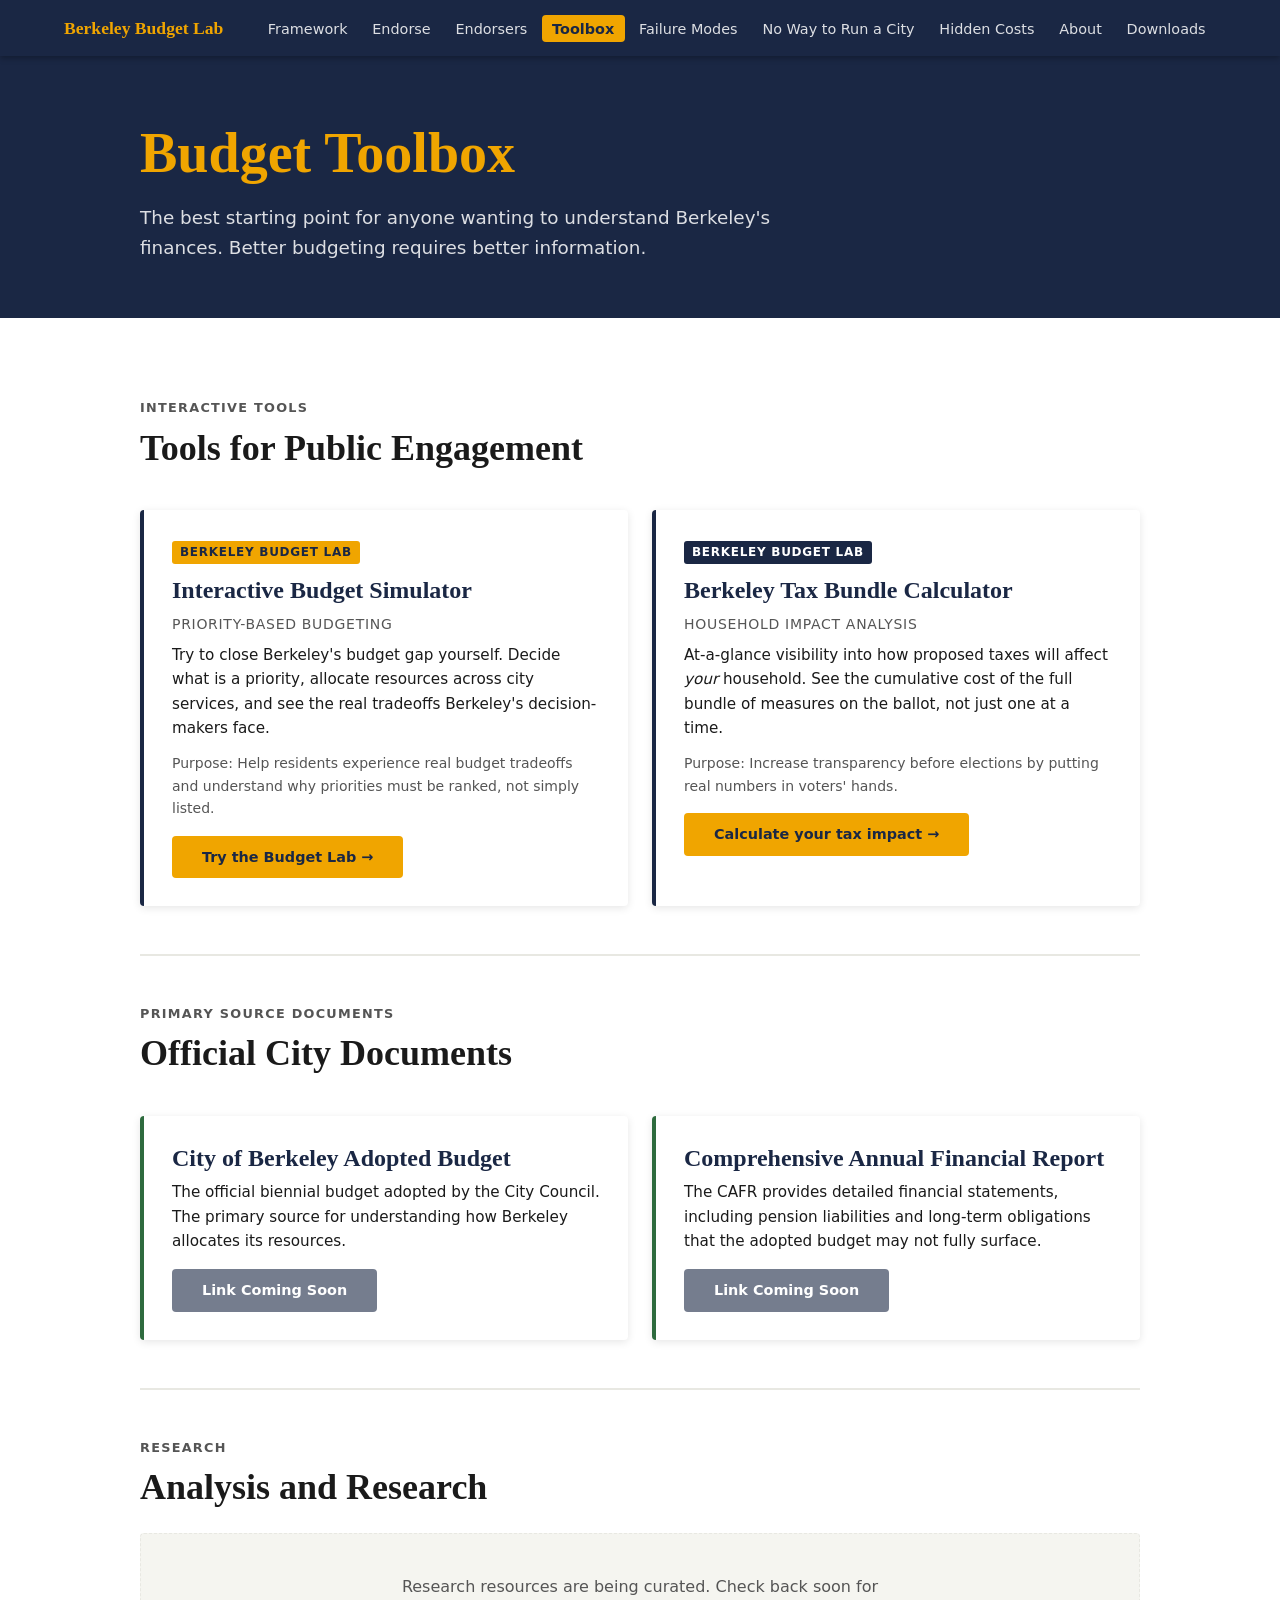
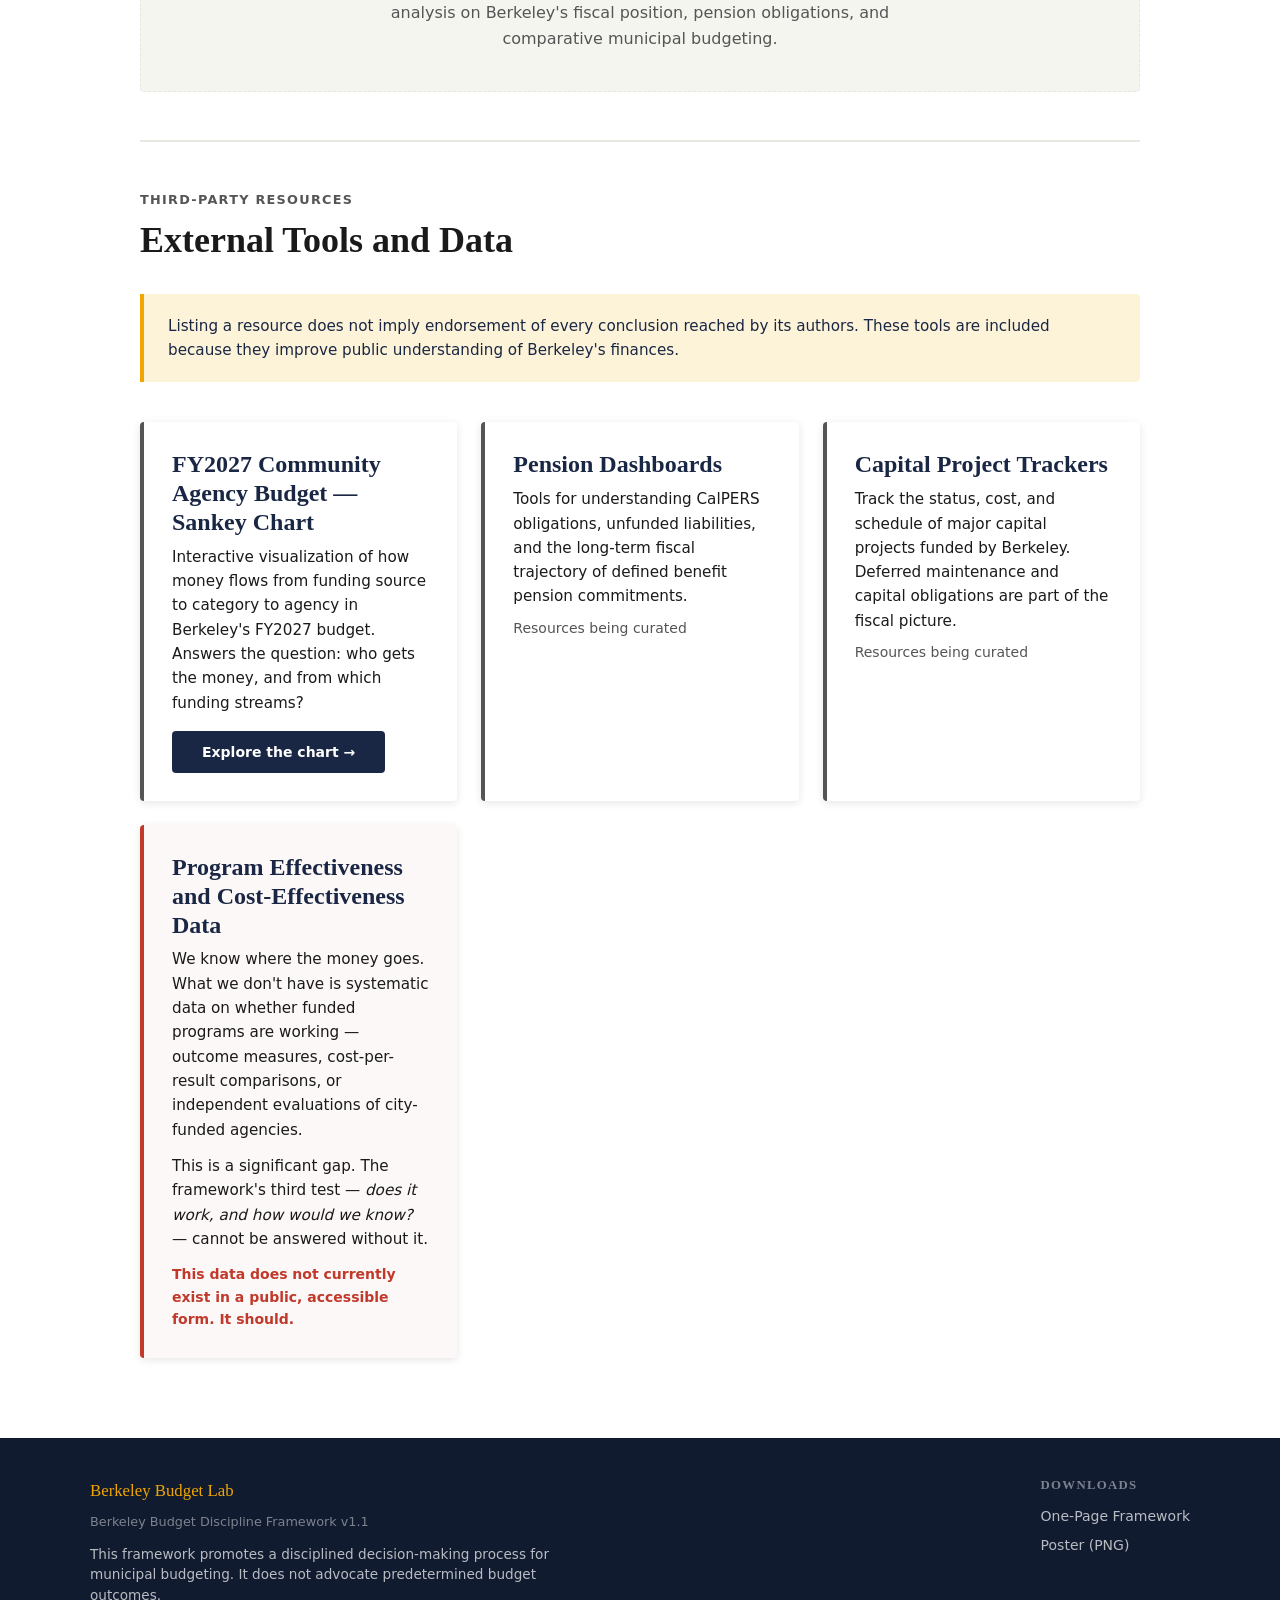
<file: toolbox.html>
<!DOCTYPE html>
<html lang="en">
<head>
  <meta charset="UTF-8">
  <meta name="viewport" content="width=device-width, initial-scale=1.0">
  <title>Budget Toolbox — Berkeley Budget Discipline Framework</title>
  <meta name="description" content="The best starting point for understanding Berkeley's finances. Interactive tools, primary source documents, research, and data.">
  <link rel="stylesheet" href="assets/css/style.css">
</head>
<body>

<nav class="site-nav" aria-label="Site navigation">
  <div class="nav-inner">
    <a href="index.html" class="nav-brand">Berkeley Budget Lab</a>
    <button class="nav-hamburger" aria-expanded="false" aria-controls="nav-menu" aria-label="Toggle navigation">
      <span></span><span></span><span></span>
    </button>
    <ul class="nav-links" id="nav-menu">
      <li><a href="framework.html">Framework</a></li>
      <li><a href="endorse.html">Endorse</a></li>
      <li><a href="endorsers.html">Endorsers</a></li>
      <li><a href="toolbox.html">Toolbox</a></li>
      <li><a href="case-studies.html">Failure Modes</a></li>
      <li><a href="no-way.html">No Way to Run a City</a></li>
      <li><a href="hidden-cost.html">Hidden Costs</a></li>
      <li><a href="about.html">About</a></li>
      <li><a href="index.html#downloads">Downloads</a></li>
    </ul>
  </div>
</nav>

<main>

  <header style="background:var(--navy);padding:64px 1.5rem 56px;">
    <div style="max-width:1000px;margin:0 auto;">
      <h1 style="color:var(--gold);margin-bottom:1rem;">Budget Toolbox</h1>
      <p style="color:rgba(255,255,255,0.85);font-size:1.15rem;max-width:58ch;">The best starting point for anyone wanting to understand Berkeley's finances. Better budgeting requires better information.</p>
    </div>
  </header>

  <section class="scene bg-white">
    <div style="max-width:1000px;margin:0 auto;">

      <!-- Interactive Tools -->
      <div class="mb-2">
        <div class="section-label">Interactive Tools</div>
        <h2 style="margin-bottom:1.5rem;">Tools for Public Engagement</h2>
        <div class="card-grid card-grid-2 fade-in">

          <div class="tool-card">
            <span style="display:inline-block;background:var(--gold);color:var(--navy);font-size:0.75rem;font-weight:700;text-transform:uppercase;letter-spacing:0.06em;padding:2px 8px;border-radius:3px;margin-bottom:0.75rem;">Berkeley Budget Lab</span>
            <h3>Interactive Budget Simulator</h3>
            <p class="tool-purpose">Priority-Based Budgeting</p>
            <p>Try to close Berkeley's budget gap yourself. Decide what is a priority, allocate resources across city services, and see the real tradeoffs Berkeley's decision-makers face.</p>
            <p style="margin-top:0.75rem;font-size:0.875rem;color:var(--text-muted);">Purpose: Help residents experience real budget tradeoffs and understand why priorities must be ranked, not simply listed.</p>
            <a href="https://ericdf.github.io/budget_lab/" class="btn btn-primary" style="margin-top:1rem;font-size:0.9rem;" target="_blank" rel="noopener">Try the Budget Lab →</a>
          </div>

          <div class="tool-card">
            <span style="display:inline-block;background:var(--navy);color:var(--white);font-size:0.75rem;font-weight:700;text-transform:uppercase;letter-spacing:0.06em;padding:2px 8px;border-radius:3px;margin-bottom:0.75rem;">Berkeley Budget Lab</span>
            <h3>Berkeley Tax Bundle Calculator</h3>
            <p class="tool-purpose">Household Impact Analysis</p>
            <p>At-a-glance visibility into how proposed taxes will affect <em>your</em> household. See the cumulative cost of the full bundle of measures on the ballot, not just one at a time.</p>
            <p style="margin-top:0.75rem;font-size:0.875rem;color:var(--text-muted);">Purpose: Increase transparency before elections by putting real numbers in voters' hands.</p>
            <a href="https://ericdf.github.io/berkeley-tax-explorer/" class="btn btn-primary" style="margin-top:1rem;font-size:0.9rem;" target="_blank" rel="noopener">Calculate your tax impact →</a>
          </div>

        </div>
      </div>

      <hr class="section-divider">

      <!-- Primary Source Documents -->
      <div class="mb-2 fade-in">
        <div class="section-label">Primary Source Documents</div>
        <h2 style="margin-bottom:1.5rem;">Official City Documents</h2>
        <div class="card-grid card-grid-2">

          <div class="tool-card" style="border-left-color:var(--green);">
            <h3>City of Berkeley Adopted Budget</h3>
            <p>The official biennial budget adopted by the City Council. The primary source for understanding how Berkeley allocates its resources.</p>
            <a href="#" class="btn btn-navy" style="margin-top:1rem;font-size:0.9rem;opacity:0.6;pointer-events:none;">Link Coming Soon</a>
          </div>

          <div class="tool-card" style="border-left-color:var(--green);">
            <h3>Comprehensive Annual Financial Report</h3>
            <p>The CAFR provides detailed financial statements, including pension liabilities and long-term obligations that the adopted budget may not fully surface.</p>
            <a href="#" class="btn btn-navy" style="margin-top:1rem;font-size:0.9rem;opacity:0.6;pointer-events:none;">Link Coming Soon</a>
          </div>

        </div>
      </div>

      <hr class="section-divider">

      <!-- Research -->
      <div class="mb-2 fade-in">
        <div class="section-label">Research</div>
        <h2 style="margin-bottom:1.5rem;">Analysis and Research</h2>
        <div style="background:var(--gray-bg);border-radius:4px;padding:2.5rem 2rem;text-align:center;border:1px dashed var(--gray-mid);">
          <p style="color:var(--text-muted);font-size:1rem;max-width:50ch;margin:0 auto;">Research resources are being curated. Check back soon for analysis on Berkeley's fiscal position, pension obligations, and comparative municipal budgeting.</p>
        </div>
      </div>

      <hr class="section-divider">

      <!-- Third-Party Resources -->
      <div class="fade-in">
        <div class="section-label">Third-Party Resources</div>
        <h2 style="margin-bottom:0.75rem;">External Tools and Data</h2>
        <div class="disclaimer-box" style="max-width:none;margin-bottom:1.5rem;">
          <p>Listing a resource does not imply endorsement of every conclusion reached by its authors. These tools are included because they improve public understanding of Berkeley's finances.</p>
        </div>
        <div class="card-grid">

          <div class="tool-card" style="border-left-color:var(--text-muted);">
            <h3>FY2027 Community Agency Budget — Sankey Chart</h3>
            <p>Interactive visualization of how money flows from funding source to category to agency in Berkeley's FY2027 budget. Answers the question: who gets the money, and from which funding streams?</p>
            <a href="https://0xt4ylor.github.io/berkeley-public-data/charts/fy2027-community-agency-sankey/" class="btn btn-navy" style="margin-top:1rem;font-size:0.875rem;" target="_blank" rel="noopener">Explore the chart →</a>
          </div>

          <div class="tool-card" style="border-left-color:var(--text-muted);">
            <h3>Pension Dashboards</h3>
            <p>Tools for understanding CalPERS obligations, unfunded liabilities, and the long-term fiscal trajectory of defined benefit pension commitments.</p>
            <p style="font-size:0.875rem;color:var(--text-muted);margin-top:0.5rem;">Resources being curated</p>
          </div>

          <div class="tool-card" style="border-left-color:var(--text-muted);">
            <h3>Capital Project Trackers</h3>
            <p>Track the status, cost, and schedule of major capital projects funded by Berkeley. Deferred maintenance and capital obligations are part of the fiscal picture.</p>
            <p style="font-size:0.875rem;color:var(--text-muted);margin-top:0.5rem;">Resources being curated</p>
          </div>

          <div class="tool-card" style="border-left-color:var(--red); background:#fdf8f8;">
            <h3>Program Effectiveness and Cost-Effectiveness Data</h3>
            <p>We know where the money goes. What we don't have is systematic data on whether funded programs are working — outcome measures, cost-per-result comparisons, or independent evaluations of city-funded agencies.</p>
            <p style="margin-top:0.75rem;">This is a significant gap. The framework's third test — <em>does it work, and how would we know?</em> — cannot be answered without it.</p>
            <p style="font-size:0.875rem;color:var(--red);margin-top:0.75rem;font-weight:600;">This data does not currently exist in a public, accessible form. It should.</p>
          </div>

        </div>
      </div>

    </div>
  </section>

</main>

<footer class="site-footer">
  <div class="footer-inner">
    <div>
      <div class="footer-brand">Berkeley Budget Lab</div>
      <div class="footer-version">Berkeley Budget Discipline Framework v1.1</div>
      <p class="footer-disclaimer">This framework promotes a disciplined decision-making process for municipal budgeting. It does not advocate predetermined budget outcomes.</p>
    </div>
    <div class="footer-downloads">
      <h4>Downloads</h4>
      <a href="assets/downloads/bbdf-one-page.pdf" download>One-Page Framework</a>
      <a href="assets/img/poster.png" target="_blank">Poster (PNG)</a>
    </div>
  </div>
</footer>

<script src="assets/js/main.js"></script>
</body>
</html>
</file>
<file: assets/css/style.css>
/* Berkeley Budget Discipline Framework — stylesheet */

:root {
  --navy: #1a2744;
  --navy-dark: #111b30;
  --gold: #f0a500;
  --gold-light: #fdf3d9;
  --white: #ffffff;
  --gray-bg: #f5f5f0;
  --gray-mid: #e8e8e2;
  --text: #1a1a1a;
  --text-muted: #555555;
  --green: #2e6b3e;
  --red: #c0392b;
  --radius: 4px;
  --shadow: 0 2px 8px rgba(0,0,0,0.10);
  --shadow-lg: 0 4px 20px rgba(0,0,0,0.14);
  --font-serif: Georgia, 'Times New Roman', serif;
  --font-sans: system-ui, -apple-system, 'Segoe UI', sans-serif;
}

*, *::before, *::after { box-sizing: border-box; margin: 0; padding: 0; }

html { scroll-behavior: smooth; font-size: 16px; }

body {
  font-family: var(--font-sans);
  color: var(--text);
  background: var(--white);
  line-height: 1.6;
}

/* ── TYPOGRAPHY ── */
h1, h2, h3, h4 { font-family: var(--font-serif); line-height: 1.2; }
h1 { font-size: clamp(2rem, 5vw, 3.5rem); }
h2 { font-size: clamp(1.5rem, 3vw, 2.25rem); }
h3 { font-size: clamp(1.1rem, 2vw, 1.5rem); }
p { max-width: 72ch; }

a { color: var(--navy); text-decoration: underline; }
a:hover { color: var(--gold); }
a:focus-visible { outline: 3px solid var(--gold); outline-offset: 2px; }

/* ── NAV ── */
.site-nav {
  background: var(--navy);
  color: var(--white);
  position: sticky;
  top: 0;
  z-index: 100;
  box-shadow: 0 2px 6px rgba(0,0,0,0.3);
}

.nav-inner {
  max-width: 1200px;
  margin: 0 auto;
  padding: 0 1.5rem;
  display: flex;
  align-items: center;
  justify-content: space-between;
  height: 56px;
}

.nav-brand {
  font-family: var(--font-serif);
  font-size: 1.1rem;
  color: var(--gold);
  text-decoration: none;
  font-weight: bold;
  white-space: nowrap;
}
.nav-brand:hover { color: var(--white); }

.nav-links {
  display: flex;
  list-style: none;
  gap: 0.25rem;
  align-items: center;
}
.nav-links a {
  color: rgba(255,255,255,0.85);
  text-decoration: none;
  padding: 0.35rem 0.65rem;
  border-radius: var(--radius);
  font-size: 0.9rem;
  transition: background 0.15s, color 0.15s;
}
.nav-links a:hover { background: rgba(255,255,255,0.12); color: var(--white); }
.nav-links a.active { background: var(--gold); color: var(--navy); font-weight: 600; }

.nav-hamburger {
  display: none;
  background: none;
  border: none;
  cursor: pointer;
  padding: 0.5rem;
  flex-direction: column;
  gap: 5px;
}
.nav-hamburger span {
  display: block;
  width: 24px;
  height: 2px;
  background: var(--white);
  transition: transform 0.2s;
}
.nav-hamburger[aria-expanded="true"] span:nth-child(1) { transform: translateY(7px) rotate(45deg); }
.nav-hamburger[aria-expanded="true"] span:nth-child(2) { opacity: 0; }
.nav-hamburger[aria-expanded="true"] span:nth-child(3) { transform: translateY(-7px) rotate(-45deg); }

@media (max-width: 768px) {
  .nav-hamburger { display: flex; }
  .nav-links {
    display: none;
    flex-direction: column;
    position: absolute;
    top: 56px;
    left: 0;
    right: 0;
    background: var(--navy-dark);
    padding: 1rem;
    gap: 0.25rem;
  }
  .nav-links.open { display: flex; }
  .nav-links a { padding: 0.65rem 1rem; font-size: 1rem; }
}

/* ── SECTIONS ── */
.scene {
  padding: 80px 1.5rem;
}
.scene-narrow {
  max-width: 800px;
  margin: 0 auto;
}
.scene-wide {
  max-width: 1100px;
  margin: 0 auto;
}

.bg-navy   { background: var(--navy); color: var(--white); }
.bg-navy h1, .bg-navy h2, .bg-navy h3 { color: var(--white); }
.bg-navy p { color: rgba(255,255,255,0.85); }
.bg-navy a { color: var(--gold); }

.bg-gray   { background: var(--gray-bg); }
.bg-white  { background: var(--white); }
.bg-gold   { background: var(--gold); color: var(--navy); }
.bg-gold h1, .bg-gold h2 { color: var(--navy); }

/* ── HERO ── */
.hero {
  background: var(--navy);
  color: var(--white);
  padding: 120px 1.5rem 100px;
  text-align: center;
}
.hero h1 {
  color: var(--gold);
  font-size: clamp(2.5rem, 7vw, 5rem);
  line-height: 1.1;
  max-width: 14ch;
  margin: 0 auto 1.25rem;
}
.hero .subtitle {
  font-size: clamp(1.05rem, 2vw, 1.35rem);
  color: rgba(255,255,255,0.85);
  max-width: 50ch;
  margin: 0 auto 2.5rem;
}
.hero-buttons { display: flex; gap: 1rem; justify-content: center; flex-wrap: wrap; }

/* ── BUTTONS ── */
.btn {
  display: inline-block;
  padding: 0.75rem 1.75rem;
  border-radius: var(--radius);
  font-family: var(--font-sans);
  font-size: 1rem;
  font-weight: 600;
  text-decoration: none;
  cursor: pointer;
  border: 2px solid transparent;
  transition: background 0.15s, color 0.15s, border-color 0.15s;
  line-height: 1;
}
.btn-primary { background: var(--gold); color: var(--navy); }
.btn-primary:hover { background: #d99400; color: var(--navy); }
.btn-secondary { background: var(--white); color: var(--navy); }
.btn-secondary:hover { background: var(--gray-bg); }
.btn-outline { background: transparent; border-color: var(--white); color: var(--white); }
.btn-outline:hover { background: rgba(255,255,255,0.1); }
.btn-navy { background: var(--navy); color: var(--white); }
.btn-navy:hover { background: var(--navy-dark); color: var(--white); }

/* ── CARDS ── */
.card-grid {
  display: grid;
  gap: 1.5rem;
  grid-template-columns: repeat(auto-fit, minmax(240px, 1fr));
  margin-top: 2.5rem;
}
.card-grid-3 { grid-template-columns: repeat(auto-fit, minmax(260px, 1fr)); }
.card-grid-2 { grid-template-columns: repeat(auto-fit, minmax(300px, 1fr)); }

.card {
  background: var(--white);
  border-radius: var(--radius);
  padding: 1.75rem;
  box-shadow: var(--shadow);
  border-top: 3px solid var(--gold);
}
.card-number {
  font-size: 2.5rem;
  font-family: var(--font-serif);
  color: var(--gold);
  line-height: 1;
  margin-bottom: 0.5rem;
}
.card h3 { margin-bottom: 0.5rem; font-size: 1rem; text-transform: uppercase; letter-spacing: 0.05em; color: var(--navy); }
.card p { font-size: 0.95rem; color: var(--text-muted); }
.card .example {
  margin-top: 1rem;
  font-size: 0.875rem;
  color: var(--navy);
  background: var(--gold-light);
  padding: 0.5rem 0.75rem;
  border-radius: var(--radius);
  font-style: italic;
}

.stat-card {
  background: var(--white);
  border-radius: var(--radius);
  padding: 1.5rem;
  box-shadow: var(--shadow);
  display: flex;
  align-items: flex-start;
  gap: 1rem;
}
.stat-icon { font-size: 1.75rem; flex-shrink: 0; margin-top: 0.15rem; }
.stat-card h3 { font-size: 1rem; margin-bottom: 0.25rem; color: var(--navy); }
.stat-card p { font-size: 0.9rem; color: var(--text-muted); }

.failure-grid {
  display: grid;
  grid-template-columns: repeat(auto-fit, minmax(220px, 1fr));
  gap: 1.5rem;
  margin-top: 2.5rem;
}
.failure-item {
  text-align: left;
  padding: 1.75rem;
  background: #2a0a0a;
  border: 1px solid rgba(192,57,43,0.5);
  border-top: 3px solid var(--red);
  border-radius: var(--radius);
}
.failure-x {
  display: inline-block;
  width: 2rem;
  height: 2rem;
  background: var(--red);
  color: var(--white);
  border-radius: 50%;
  text-align: center;
  line-height: 2rem;
  font-size: 0.9rem;
  font-weight: bold;
  margin-bottom: 0.75rem;
}
.failure-item h3 { color: #f5a9a9; font-size: 1rem; margin-bottom: 0.5rem; }
.failure-item p { color: rgba(255,200,200,0.7); font-size: 0.9rem; max-width: none; }

/* ── EDITORIAL ── */
.sic { font-style: italic; color: var(--text-muted); font-size: 0.85em; }

/* ── BADGES ── */
.badge {
  display: inline-block;
  background: var(--gold);
  color: var(--navy);
  font-family: var(--font-serif);
  font-size: 1.1rem;
  font-weight: bold;
  padding: 0.5rem 1.25rem;
  border-radius: var(--radius);
  margin-bottom: 1.5rem;
}

/* ── QUOTE ── */
.pull-quote {
  font-family: var(--font-serif);
  font-size: clamp(1.75rem, 4vw, 2.75rem);
  line-height: 1.2;
  color: var(--navy);
  max-width: 20ch;
  margin: 0 auto 1.25rem;
  text-align: center;
}
.pull-quote-sub {
  font-size: 1.1rem;
  color: var(--text-muted);
  text-align: center;
  max-width: 60ch;
  margin: 0 auto;
}

blockquote {
  font-family: var(--font-serif);
  font-size: clamp(1.1rem, 2.5vw, 1.5rem);
  line-height: 1.5;
  color: var(--navy);
  border-left: 4px solid var(--gold);
  padding-left: 1.5rem;
  margin: 2rem 0;
  max-width: 70ch;
}
blockquote cite {
  display: block;
  font-size: 0.9rem;
  font-style: normal;
  color: var(--text-muted);
  margin-top: 0.75rem;
  font-family: var(--font-sans);
}

/* ── DISCLAIMER BOX ── */
.disclaimer-box {
  background: var(--gold-light);
  border-left: 4px solid var(--gold);
  padding: 1.25rem 1.5rem;
  border-radius: 0 var(--radius) var(--radius) 0;
  margin: 2rem 0;
  max-width: 70ch;
}
.disclaimer-box p { color: var(--navy); font-size: 0.95rem; max-width: none; }

/* ── SUNSET FLOW ── */
.flow-diagram {
  display: flex;
  align-items: center;
  justify-content: center;
  flex-wrap: wrap;
  gap: 0;
  margin: 2.5rem 0;
}
.flow-step {
  background: rgba(255,255,255,0.15);
  border: 2px solid rgba(255,255,255,0.4);
  border-radius: var(--radius);
  padding: 1rem 1.5rem;
  text-align: center;
  min-width: 120px;
  color: var(--white);
}
.flow-step strong { display: block; font-size: 1.05rem; }
.flow-step small { font-size: 0.8rem; opacity: 0.75; }
.flow-arrow {
  color: var(--gold);
  font-size: 1.75rem;
  padding: 0 0.25rem;
  flex-shrink: 0;
}
.flow-end {
  display: flex;
  gap: 0.75rem;
  flex-wrap: wrap;
}
.flow-end .flow-step { background: rgba(240,165,0,0.2); border-color: var(--gold); }

/* ── ACCORDION ── */
.accordion {
  border: 1px solid var(--gray-mid);
  border-radius: var(--radius);
  overflow: hidden;
  margin-top: 2rem;
}
.accordion-item {
  border-bottom: 1px solid var(--gray-mid);
}
.accordion-item:last-child { border-bottom: none; }

.accordion-trigger {
  width: 100%;
  background: var(--white);
  border: none;
  padding: 1.25rem 1.5rem;
  text-align: left;
  cursor: pointer;
  display: grid;
  grid-template-columns: 1fr auto auto;
  gap: 1rem;
  align-items: center;
  transition: background 0.15s;
}
.accordion-trigger:hover { background: var(--gray-bg); }
.accordion-trigger[aria-expanded="true"] { background: var(--gold-light); }

.accordion-title {
  font-family: var(--font-serif);
  font-size: 1.05rem;
  color: var(--navy);
  font-weight: normal;
}
.accordion-trigger[aria-expanded="true"] .accordion-title { font-weight: bold; }

.accordion-tag {
  font-size: 0.75rem;
  text-transform: uppercase;
  letter-spacing: 0.07em;
  color: var(--text-muted);
  white-space: nowrap;
  background: var(--gray-bg);
  padding: 0.25rem 0.6rem;
  border-radius: var(--radius);
}
.accordion-trigger[aria-expanded="true"] .accordion-tag {
  background: var(--gold);
  color: var(--navy);
}

.accordion-chevron {
  color: var(--text-muted);
  font-size: 0.9rem;
  transition: transform 0.2s;
  flex-shrink: 0;
}
.accordion-trigger[aria-expanded="true"] .accordion-chevron {
  transform: rotate(180deg);
  color: var(--navy);
}

.accordion-body {
  display: none;
  padding: 0 1.5rem 1.75rem;
  background: var(--gold-light);
}
.accordion-body.open { display: block; }

.accordion-body .scenario {
  color: var(--text);
  font-size: 0.975rem;
  line-height: 1.7;
  max-width: 68ch;
  margin-bottom: 1.25rem;
}
.accordion-body .fq-list {
  list-style: none;
  padding: 0;
  display: flex;
  flex-wrap: wrap;
  gap: 0.5rem;
  margin-bottom: 1.25rem;
}
.accordion-body .fq-list li {
  font-size: 0.8rem;
  background: rgba(26,39,68,0.08);
  color: var(--navy);
  padding: 0.3rem 0.75rem;
  border-radius: 20px;
  border: 1px solid rgba(26,39,68,0.15);
}
.accordion-body .takeaway {
  border-left: 3px solid var(--navy);
  padding-left: 1rem;
  font-family: var(--font-serif);
  font-size: 1rem;
  color: var(--navy);
  font-style: italic;
}
.accordion-section-label {
  font-size: 0.75rem;
  text-transform: uppercase;
  letter-spacing: 0.08em;
  color: var(--text-muted);
  margin-bottom: 0.4rem;
  font-weight: 600;
}

/* ── BEFORE / AFTER ── */
.before-after {
  display: grid;
  grid-template-columns: 1fr 1fr;
  gap: 2rem;
  margin-top: 2.5rem;
  max-width: 800px;
  margin-left: auto;
  margin-right: auto;
}
@media (max-width: 600px) { .before-after { grid-template-columns: 1fr; } }

.before-col, .after-col {
  padding: 2rem;
  border-radius: var(--radius);
}
.before-col {
  background: var(--white);
  border-top: 3px solid var(--red);
}
.after-col {
  background: var(--white);
  border-top: 3px solid var(--green);
}
.before-col h3 { color: var(--red); margin-bottom: 1rem; }
.after-col h3 { color: var(--green); margin-bottom: 1rem; }
.before-col ul, .after-col ul { list-style: none; padding: 0; }
.before-col li, .after-col li {
  padding: 0.5rem 0;
  border-bottom: 1px solid var(--gray-mid);
  font-size: 1rem;
}
.before-col li::before { content: "✕  "; color: var(--red); }
.after-col li::before { content: "✓  "; color: var(--green); }

/* ── TOOLBOX CARDS ── */
.tool-card {
  background: var(--white);
  border-radius: var(--radius);
  padding: 1.75rem;
  box-shadow: var(--shadow);
  border-left: 4px solid var(--navy);
}
.tool-card h3 { color: var(--navy); margin-bottom: 0.5rem; }
.tool-card .tool-purpose {
  font-size: 0.875rem;
  color: var(--text-muted);
  text-transform: uppercase;
  letter-spacing: 0.05em;
  margin-bottom: 0.5rem;
}
.tool-card p { font-size: 0.95rem; }
.tool-card a.btn { margin-top: 1rem; }

.section-label {
  font-size: 0.8rem;
  text-transform: uppercase;
  letter-spacing: 0.1em;
  color: var(--text-muted);
  margin-bottom: 0.5rem;
  font-weight: 600;
}
.section-divider {
  border: none;
  border-top: 2px solid var(--gray-mid);
  margin: 3rem 0;
}

/* ── FRAMEWORK PAGE ── */
.framework-test {
  padding: 3rem 0;
  border-bottom: 1px solid var(--gray-mid);
}
.framework-test:last-of-type { border-bottom: none; }
.test-number {
  display: inline-block;
  font-size: 3rem;
  font-family: var(--font-serif);
  color: var(--gold);
  line-height: 1;
  margin-bottom: 0.5rem;
}
.framework-test h2 { color: var(--navy); margin-bottom: 1rem; font-size: 1.6rem; }
.framework-test .why {
  font-size: 1.05rem;
  color: var(--text);
  margin-bottom: 1rem;
  max-width: 65ch;
}

/* ── ENDORSERS ── */
.endorser-list {
  list-style: none;
  padding: 0;
  margin-top: 2rem;
  columns: 2;
  column-gap: 2rem;
}
.endorser-list li {
  padding: 0.35rem 0;
  border-bottom: 1px solid var(--gray-mid);
  font-size: 0.95rem;
  break-inside: avoid;
}
@media (max-width: 600px) { .endorser-list { columns: 1; } }

/* ── COMING SOON ── */
.coming-soon {
  text-align: center;
  padding: 6rem 2rem;
}
.coming-soon .cs-label {
  display: inline-block;
  background: var(--navy);
  color: var(--gold);
  font-size: 0.85rem;
  text-transform: uppercase;
  letter-spacing: 0.15em;
  padding: 0.4rem 1rem;
  border-radius: var(--radius);
  margin-bottom: 1.5rem;
}
.coming-soon h1 { color: var(--navy); margin-bottom: 1rem; }
.coming-soon p { color: var(--text-muted); max-width: 55ch; margin: 0 auto 1rem; }

/* ── CHANGELOG ── */
.changelog {
  list-style: none;
  padding: 0;
  margin-top: 1.5rem;
}
.changelog li {
  display: flex;
  gap: 1.5rem;
  padding: 0.75rem 0;
  border-bottom: 1px solid var(--gray-mid);
  align-items: baseline;
}
.changelog .version {
  font-family: var(--font-serif);
  font-weight: bold;
  color: var(--navy);
  min-width: 60px;
  flex-shrink: 0;
}
.changelog .planned { color: var(--text-muted); font-style: italic; }

/* ── ROADMAP ── */
.roadmap {
  display: grid;
  grid-template-columns: repeat(auto-fit, minmax(200px, 1fr));
  gap: 1.5rem;
  margin-top: 2rem;
}
.roadmap-phase {
  padding: 1.5rem;
  border-radius: var(--radius);
  background: var(--gray-bg);
  border-top: 3px solid var(--gold);
}
.roadmap-phase.active { border-top-color: var(--green); background: #f0f7f2; }
.phase-label { font-size: 0.8rem; text-transform: uppercase; letter-spacing: 0.1em; color: var(--text-muted); margin-bottom: 0.5rem; }
.roadmap-phase h3 { font-size: 1rem; color: var(--navy); margin-bottom: 0.75rem; }
.roadmap-phase ul { list-style: none; padding: 0; }
.roadmap-phase li { font-size: 0.9rem; color: var(--text-muted); padding: 0.25rem 0; }

/* ── FORM PLACEHOLDER ── */
.form-placeholder {
  background: var(--gray-bg);
  border: 2px dashed var(--gray-mid);
  border-radius: var(--radius);
  padding: 3rem 2rem;
  text-align: center;
  color: var(--text-muted);
  margin: 2rem 0;
}
.form-placeholder p { margin: 0; font-size: 1rem; }

/* ── TEXT UTILITIES ── */
.sr-only { position:absolute; width:1px; height:1px; padding:0; margin:-1px; overflow:hidden; clip:rect(0,0,0,0); white-space:nowrap; border:0; }
.text-center { text-align: center; }
.text-gold { color: var(--gold); }
.text-navy { color: var(--navy); }
.text-muted { color: var(--text-muted); }
.mt-1 { margin-top: 1rem; }
.mt-2 { margin-top: 2rem; }
.mt-3 { margin-top: 3rem; }
.mb-1 { margin-bottom: 1rem; }
.mb-2 { margin-bottom: 2rem; }

/* ── FADE-IN ANIMATION ── */
@media (prefers-reduced-motion: no-preference) {
  .fade-in {
    opacity: 0;
    transform: translateY(24px);
    transition: opacity 0.5s ease, transform 0.5s ease;
  }
  .fade-in.visible {
    opacity: 1;
    transform: none;
  }
}

/* ── FOOTER ── */
.site-footer {
  background: var(--navy-dark);
  color: rgba(255,255,255,0.7);
  padding: 2.5rem 1.5rem;
}
.footer-inner {
  max-width: 1100px;
  margin: 0 auto;
  display: grid;
  grid-template-columns: 1fr auto;
  gap: 2rem;
  align-items: start;
}
@media (max-width: 640px) { .footer-inner { grid-template-columns: 1fr; } }

.footer-brand {
  font-family: var(--font-serif);
  color: var(--gold);
  font-size: 1.05rem;
  margin-bottom: 0.4rem;
}
.footer-version {
  font-size: 0.8rem;
  color: rgba(255,255,255,0.45);
  margin-bottom: 0.75rem;
}
.footer-disclaimer {
  font-size: 0.85rem;
  line-height: 1.5;
  max-width: 55ch;
}
.footer-downloads h4 {
  font-size: 0.8rem;
  text-transform: uppercase;
  letter-spacing: 0.1em;
  color: rgba(255,255,255,0.45);
  margin-bottom: 0.5rem;
}
.footer-downloads a {
  display: block;
  font-size: 0.875rem;
  color: rgba(255,255,255,0.7);
  text-decoration: none;
  padding: 0.2rem 0;
}
.footer-downloads a:hover { color: var(--gold); }

/* ── NO WAY TO RUN A CITY — annotated document engine ── */

.nwtrc-section {
  background: var(--gray-bg);
  padding: 2.5rem 1.5rem 3rem;
}

.nwtrc-two-col {
  display: grid;
  grid-template-columns: 1fr 340px;
  gap: 2rem;
  max-width: 1200px;
  margin: 0 auto;
  align-items: start;
}

.nwtrc-doc-col {
  position: sticky;
  top: 72px;
  max-height: calc(100vh - 80px);
  overflow-y: auto;
  padding-right: 0.5rem;
}
.nwtrc-doc-col::-webkit-scrollbar { width: 4px; }
.nwtrc-doc-col::-webkit-scrollbar-thumb { background: var(--gray-mid); border-radius: 2px; }

.nwtrc-panel-col {
  position: sticky;
  top: 72px;
  max-height: calc(100vh - 80px);
  display: flex;
  flex-direction: column;
}

.nwtrc-panel {
  background: var(--white);
  border: 1px solid var(--gray-mid);
  border-radius: var(--radius);
  box-shadow: var(--shadow);
  overflow: hidden;
  display: flex;
  flex-direction: column;
  flex: 1;
  min-height: 480px;
}

.nwtrc-progress-bar {
  height: 3px;
  background: var(--gray-mid);
  flex-shrink: 0;
}
.nwtrc-progress-fill {
  height: 100%;
  background: var(--gold);
  width: 0%;
  transition: width 0.35s ease;
}

.nwtrc-card {
  display: none;
  padding: 1.5rem;
  overflow-y: auto;
  flex: 1;
  animation: nwtrc-fade 0.2s ease;
}
.nwtrc-card.active { display: flex; flex-direction: column; }

@keyframes nwtrc-fade {
  from { opacity: 0; transform: translateY(5px); }
  to   { opacity: 1; transform: translateY(0); }
}

.nwtrc-annotation {
  font-family: var(--font-serif);
  font-size: 0.95rem;
  line-height: 1.7;
  color: var(--navy);
  padding-bottom: 1.25rem;
  border-bottom: 1px solid var(--gray-mid);
  margin-bottom: 1.25rem;
}

/* Frame comparison panels */
.nwtrc-frame-panels {
  display: grid;
  grid-template-columns: 1fr 1fr;
  gap: 0.5rem;
  margin-bottom: 1.25rem;
  padding-bottom: 1.25rem;
  border-bottom: 1px solid var(--gray-mid);
}
.nwtrc-frame-panel {
  border-radius: var(--radius);
  padding: 0.65rem 0.75rem;
}
.nwtrc-frame-panel.inside {
  background: #a06800;
}
.nwtrc-frame-panel.outside {
  background: var(--navy);
}
.nwtrc-frame-label {
  font-family: var(--font-sans);
  font-size: 0.62rem;
  font-weight: 700;
  text-transform: uppercase;
  letter-spacing: 0.1em;
  margin-bottom: 0.5rem;
  display: block;
}
.nwtrc-frame-panel.inside  .nwtrc-frame-label { color: rgba(255,255,255,0.7); }
.nwtrc-frame-panel.outside .nwtrc-frame-label { color: rgba(255,255,255,0.55); }
.nwtrc-frame-chips {
  display: flex;
  flex-wrap: wrap;
  gap: 0.3rem;
}
.nwtrc-frame-chip {
  font-family: var(--font-sans);
  font-size: 0.72rem;
  font-weight: 600;
  border-radius: 20px;
  padding: 0.2rem 0.55rem;
  line-height: 1.4;
  display: inline-block;
}
.nwtrc-frame-panel.inside  .nwtrc-frame-chip {
  background: rgba(255,255,255,0.2);
  color: var(--white);
}
.nwtrc-frame-panel.outside .nwtrc-frame-chip {
  background: rgba(255,255,255,0.1);
  color: var(--white);
}

/* Questions row */
.nwtrc-meta-section { margin-bottom: 0.75rem; }
.nwtrc-meta-label {
  font-size: 0.62rem;
  text-transform: uppercase;
  letter-spacing: 0.1em;
  color: var(--text-muted);
  margin-bottom: 0.4rem;
  font-family: var(--font-sans);
  font-weight: 700;
  display: block;
}
.nwtrc-questions-row {
  display: flex;
  flex-wrap: wrap;
  gap: 0.3rem;
}
.nwtrc-q-chip {
  font-size: 0.73rem;
  background: var(--gold-light);
  color: var(--navy);
  border: 1px solid var(--gold);
  border-radius: 20px;
  padding: 0.2rem 0.6rem;
  font-family: var(--font-sans);
  font-weight: 600;
}

.nwtrc-scroll-hint {
  text-align: center;
  font-size: 0.75rem;
  color: var(--text-muted);
  padding: 0.4rem 1rem 0;
  font-family: var(--font-sans);
  border-top: 1px solid var(--gray-mid);
  flex-shrink: 0;
  letter-spacing: 0.01em;
}

.nwtrc-nav {
  display: flex;
  gap: 0.5rem;
  padding: 0.75rem 1rem;
  border-top: 1px solid var(--gray-mid);
  flex-shrink: 0;
  justify-content: space-between;
}
.nwtrc-btn {
  font-family: var(--font-sans);
  font-size: 0.85rem;
  font-weight: 600;
  padding: 0.45rem 1rem;
  border-radius: var(--radius);
  border: 1px solid var(--gray-mid);
  background: var(--white);
  color: var(--navy);
  cursor: pointer;
  transition: background 0.15s, border-color 0.15s;
}
.nwtrc-btn:hover:not(:disabled) { background: var(--gray-bg); border-color: var(--navy); }
.nwtrc-btn:disabled { opacity: 0.35; cursor: default; }
.nwtrc-btn-primary { background: var(--navy); color: var(--white); border-color: var(--navy); }
.nwtrc-btn-primary:hover:not(:disabled) { background: var(--navy-dark); border-color: var(--navy-dark); }

/* Document styles */
.doc-container {
  background: #faf9f5;
  border: 1px solid #ddd;
  border-radius: 2px;
  padding: 2rem 2.5rem;
  font-family: var(--font-serif);
  font-size: 1.1rem;
  line-height: 1.85;
  box-shadow: 0 2px 12px rgba(0,0,0,0.08);
}

.doc-meta {
  font-family: var(--font-sans);
  font-size: 0.82rem;
  color: var(--text-muted);
  border-bottom: 1px solid #ddd;
  padding-bottom: 0.75rem;
  margin-bottom: 0.75rem;
}
.doc-meta div { margin-bottom: 0.2rem; }
.doc-meta strong { color: var(--text); }

.doc-subject-line-single {
  font-family: var(--font-sans);
  font-size: 0.88rem;
  border-bottom: 1px solid #ddd;
  padding-bottom: 0.75rem;
  margin-bottom: 1.25rem;
  line-height: 1.5;
}

.doc-phrase {
  border-radius: 2px;
  padding: 1px 2px;
  transition: background 0.3s;
}
.doc-phrase.active {
  background: rgba(240, 200, 40, 0.5);
}

.doc-p { margin-bottom: 1rem; max-width: none; }
.doc-subhead { font-weight: bold; margin: 1.25rem 0 0.5rem; }
.doc-salutation { margin-bottom: 1rem; }
.doc-closing { margin-top: 1.5rem; line-height: 2; }
.doc-title {
  font-size: 1rem;
  font-weight: bold;
  text-align: center;
  margin-bottom: 1.25rem;
  line-height: 1.4;
}

.unanswered-list {
  padding-left: 1.5rem;
  color: var(--text);
  line-height: 2;
  max-width: 65ch;
}
.unanswered-list li { margin-bottom: 0.25rem; }

@media (max-width: 860px) {
  .nwtrc-two-col { grid-template-columns: 1fr; }
  .nwtrc-doc-col { position: static; max-height: none; overflow-y: visible; }
  .nwtrc-panel-col { position: static; max-height: none; }
  .doc-container { padding: 1.5rem; }
}

/* ── PRINT ── */
@media print {
  .site-nav, .site-footer, .hero-buttons, .btn { display: none !important; }
  .scene { padding: 2rem 0; }
  a[href]::after { content: " (" attr(href) ")"; font-size: 0.8em; color: #666; }
}
</file>
